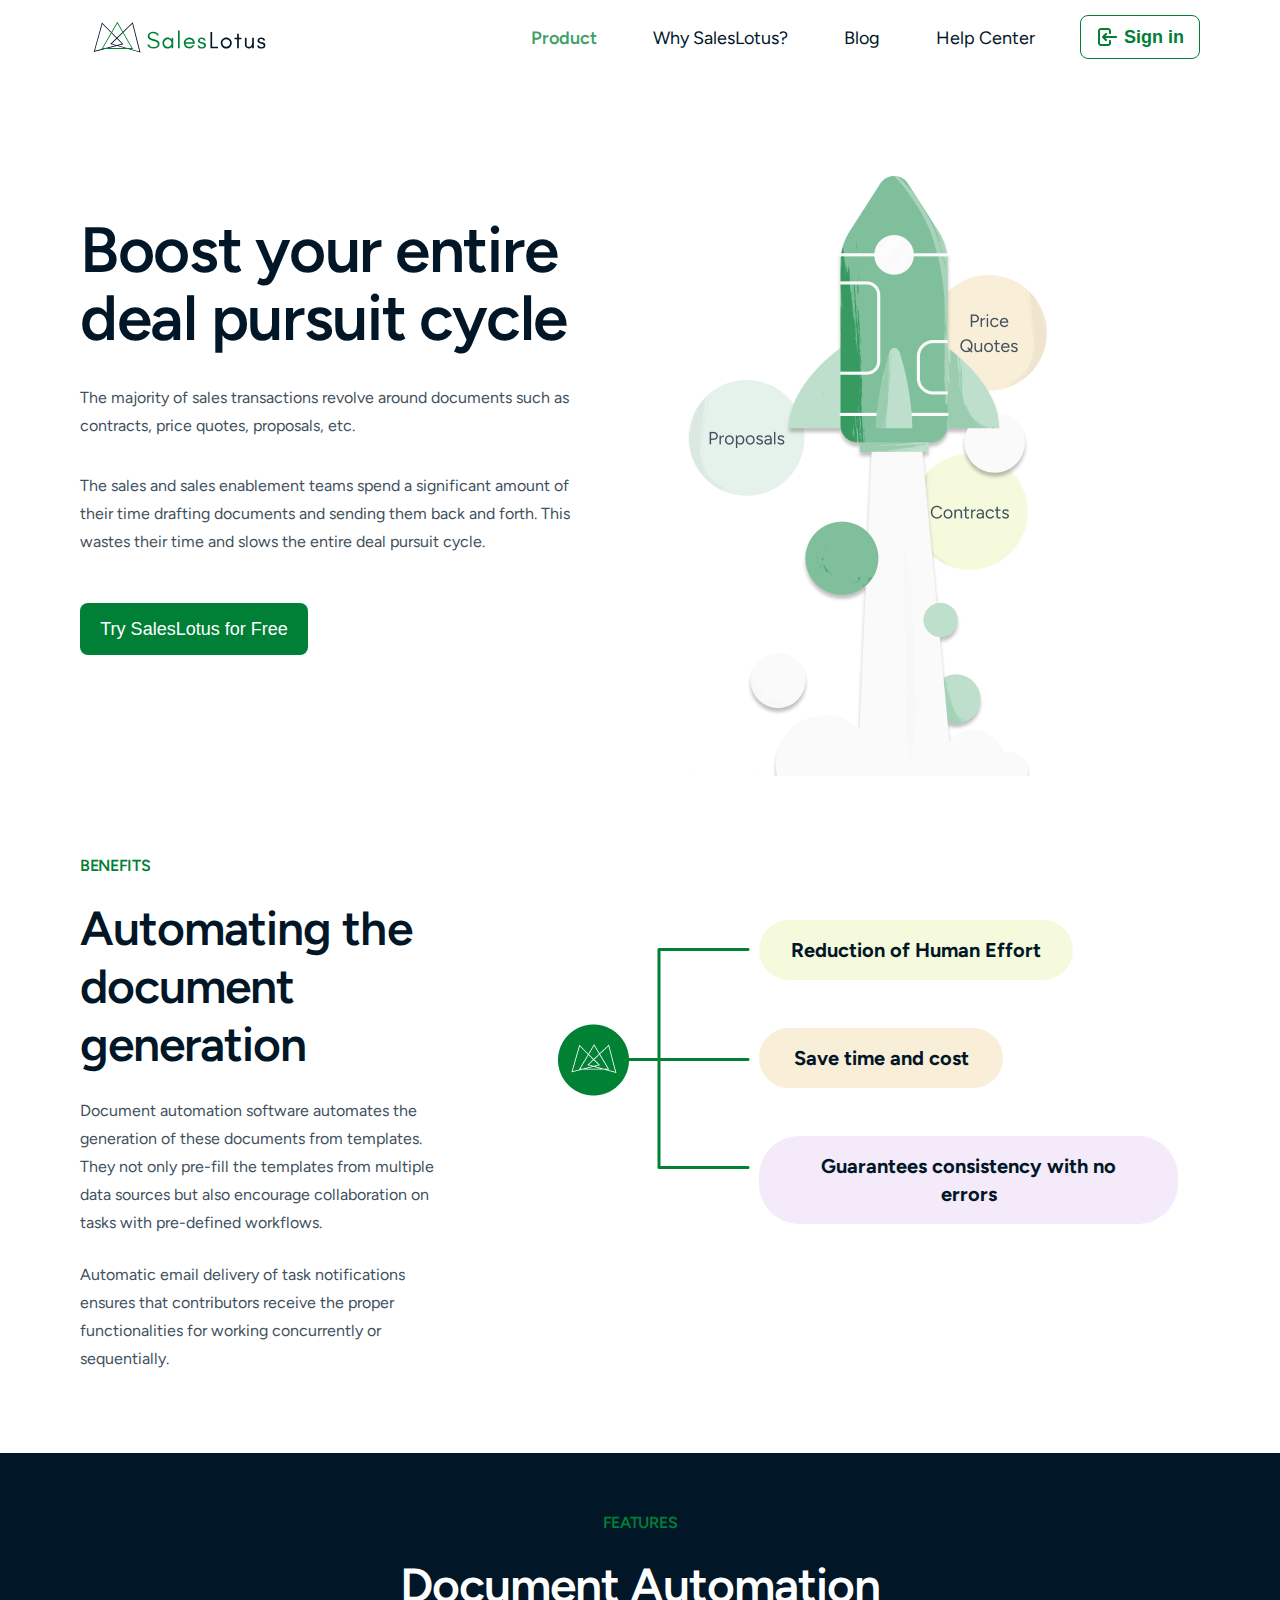
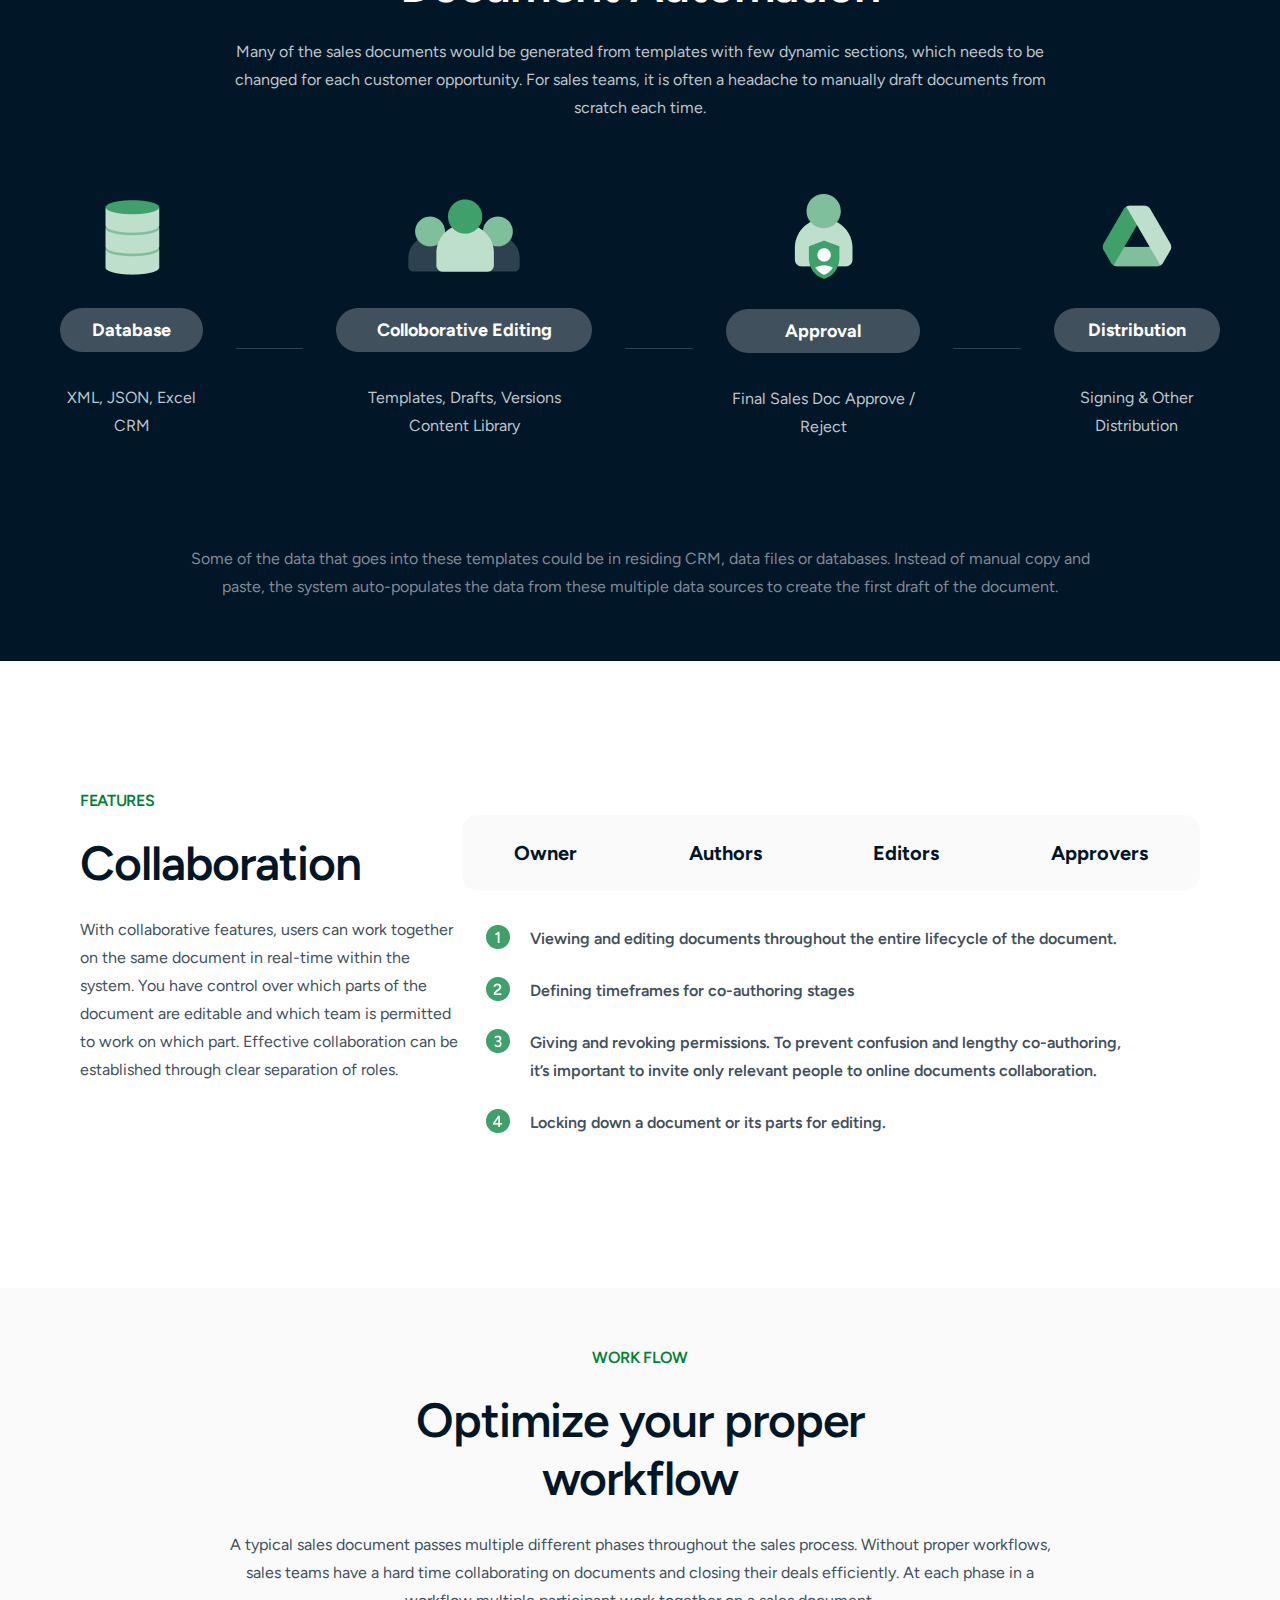
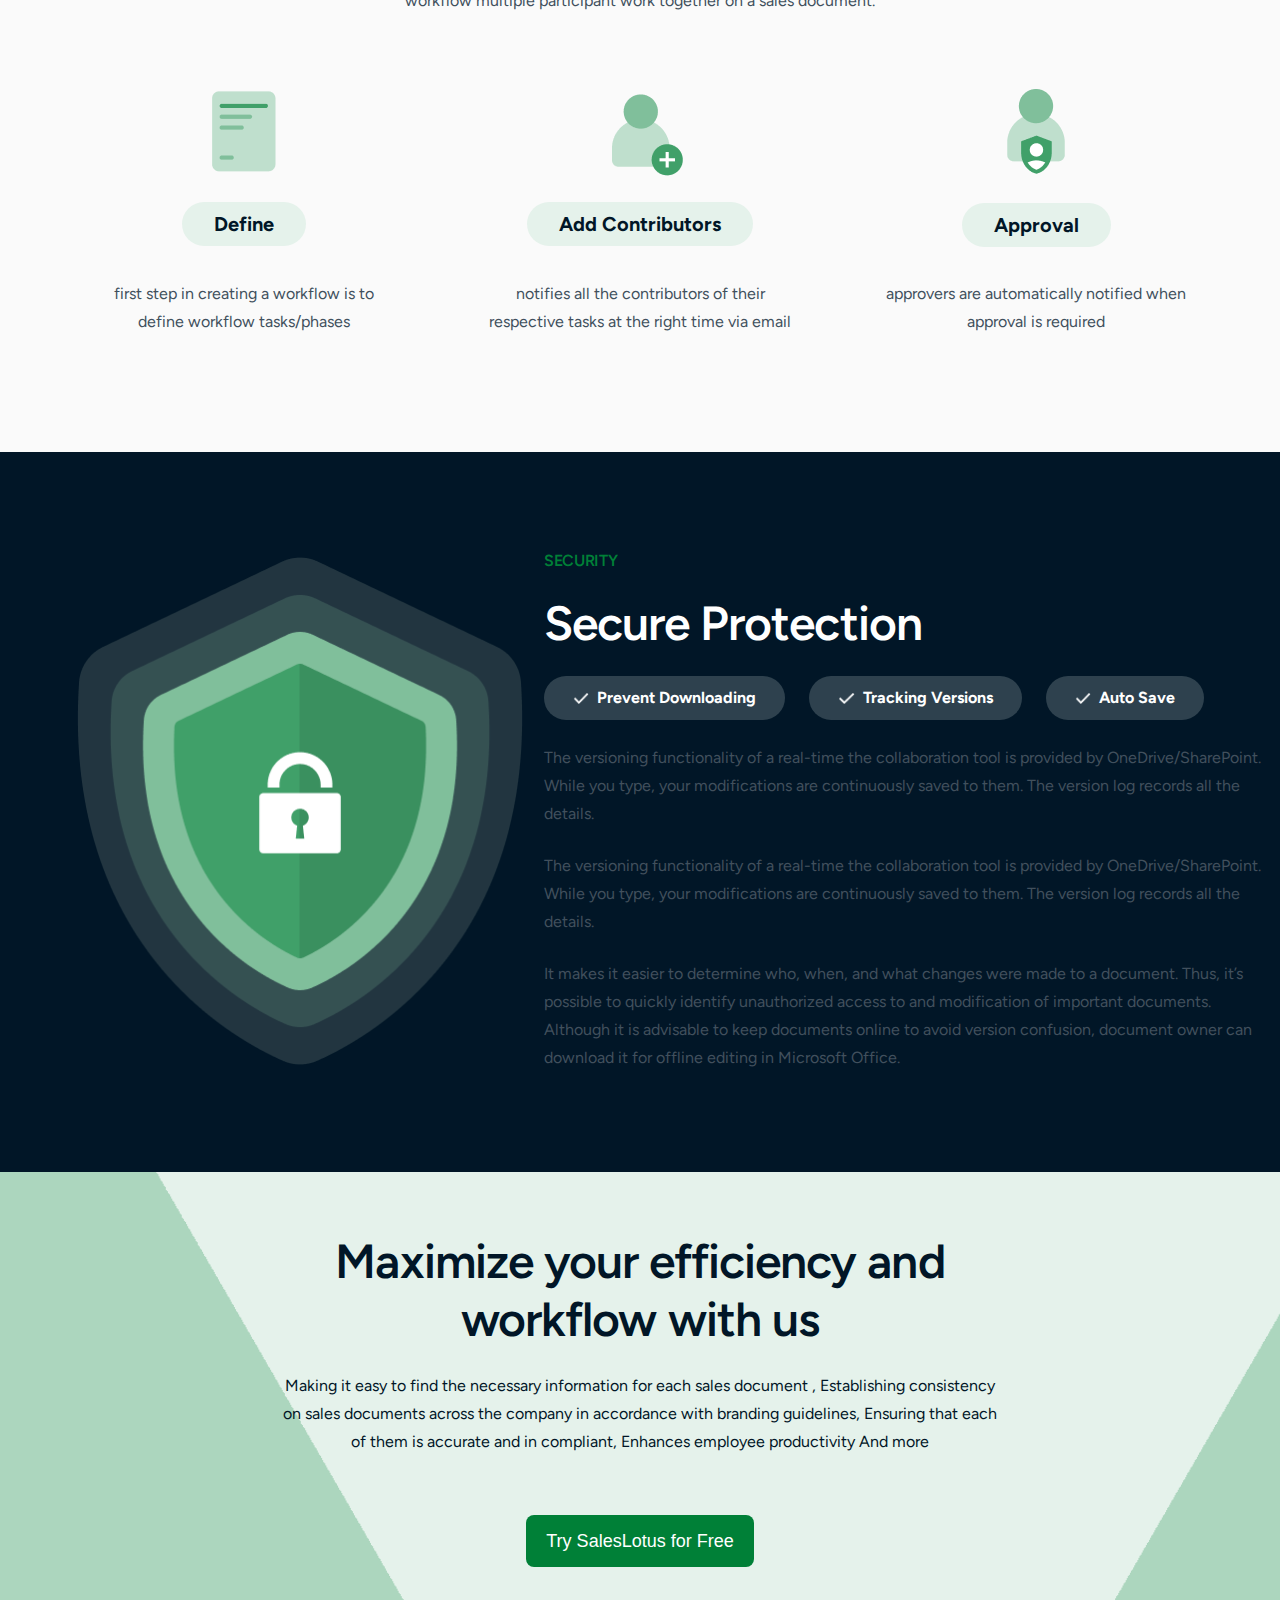
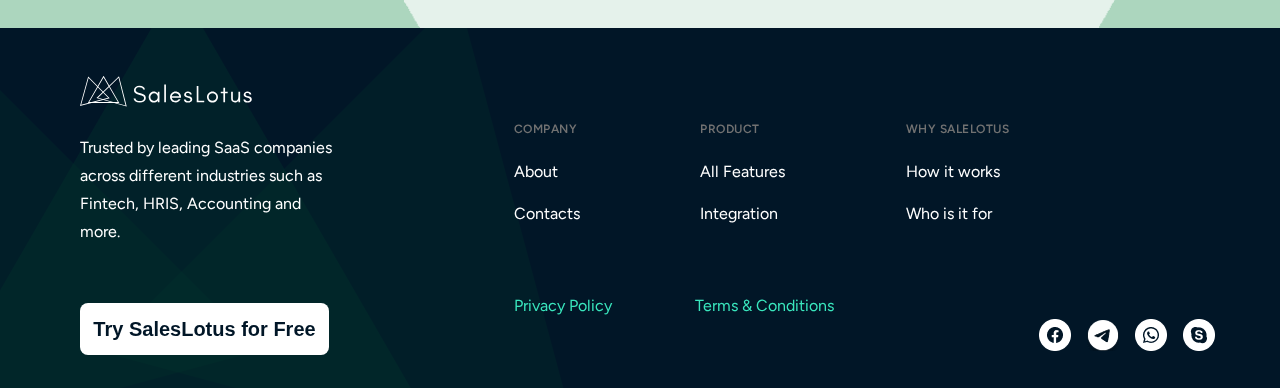
<file: index.html>
<!DOCTYPE html>
<html lang="en">

<head>
    <meta charset="UTF-8">
    <meta http-equiv="X-UA-Compatible" content="IE=edge">
    <meta name="viewport" content="width=device-width, initial-scale=1.0">
    <link rel="shortcut icon" href="img/Logo.png" type="image/x-icon">
    <link rel="stylesheet" href="https://cdn.jsdelivr.net/npm/swiper@9/swiper-bundle.min.css" />
    <link type="text/css" rel="stylesheet" href="css/materialize.min.css" media="screen,projection">
    <link rel="preconnect" href="https://fonts.googleapis.com">
    <link rel="preconnect" href="https://fonts.gstatic.com" crossorigin>
    <link href="https://fonts.googleapis.com/icon?family=Material+Icons" rel="stylesheet">
    <link href="https://fonts.googleapis.com/css2?family=Figtree:wght@400;600&display=swap" rel="stylesheet">
    <link rel="stylesheet" href="css/global.css">
    <link rel="stylesheet" href="css/style.css">
    <title>SalesLotus</title>
</head>

<body>

    <ul id="slide-out" class="sidenav">
        <li class="sidenac__flex">
            <img src="img/Logo-header-mobile.png" alt="Company" class="sidenav__flex-logo">
            <a href="#!" class="sidenav-close s3"><img src="img/sidenav-close.png" class="sidenav__flex-close"></a>
        </li>
        <li><a href="#" class="sidenav-close">Product</a></li>
        <li><a href="#" class="sidenav-close">Why SalesLotus?</a></li>
        <li><a href="#" class="sidenav-close">Blog</a></li>
        <li><a href="#" class="sidenav-close">Help Center</a></li>
        <li class="sidenac__flex-2">
            <button class="sidenav-close about__flex-item1-buttom s1">Try SalesLotus for Free</button>
            <button class="sidenav-close header__flex-nav-button s2">Sign in</button>
        </li>
    </ul>

    <header>
        <div class="container">
            <div class="header__flex">
                <div class="header__flex-logo">
                    <a href="#" class="logo"><img src="img/Logo-header-svg.svg" alt="Logo"
                            class="header__flex-logo-img-1"></a>
                    <a href="#" class="logo"><img src="img/Logo-header-mobile-svg.svg" alt="Company"
                            class="header__flex-logo-img-2"></a>
                </div>
                <div class="header__flex-nav">
                    <a href="#" class="header__flex-nav-a clicked">Product</a>
                    <a href="#" class="header__flex-nav-a">Why SalesLotus?</a>
                    <a href="#" class="header__flex-nav-a">Blog</a>
                    <a href="#" class="header__flex-nav-a">Help Center</a>
                    <button class="header__flex-nav-button"><img src="img/icons-b-f.png"
                            class="header__flex-nav-button-img">Sign in</button>
                    <img src="img/burger.png" class="header__flex-nav-burger sidenav-trigger"
                        data-target="slide-out"></img>
                </div>
            </div>
        </div>
    </header>

    <section class="boost">
        <div class="container">
            <div class="boost_flex">
                <div class="boost_flex-l">
                    <h1 class="boost_flex-l-h">Boost your entire
                        deal pursuit cycle </h1>
                    <p class="boost_flex-l-p">The majority of sales transactions revolve around documents such as
                        contracts, price quotes, proposals, etc.</p>
                    <p class="boost_flex-l-p">The sales and sales enablement teams spend a significant amount of their
                        time drafting documents and sending them back and forth. This wastes their time and slows the
                        entire deal pursuit cycle.</p>
                    <button class="about__flex-item1-buttom">Try SalesLotus for Free</button>
                </div>
                <div class="boost_flex-r">
                    <img src="img/Prod_hed.png" alt="product" class="boost_flex-r-img">
                </div>
            </div>
        </div>
    </section>

    <section class="benefits">
        <div class="container">
            <div class="benefits_flex">
                <div class="benefits_flex-l">
                    <h3 class="benefits_flex-l-h3">benefits</h3>
                    <h1 class="benefits_flex-l-h1">Automating the document generation</h1>
                    <p class="benefits_flex-l-p">Document automation software automates the generation of these
                        documents from templates. They not only pre-fill the templates from multiple data sources but
                        also encourage collaboration on tasks with pre-defined workflows.</p>
                    <p class="benefits_flex-l-p">Automatic email delivery of task notifications ensures that
                        contributors receive the proper functionalities for working concurrently or sequentially.</p>
                </div>
                <div class="benefits_flex-r">
                    <img src="img/Prod_benef-2.png" alt="BENEF" class="benefits_flex-r-img">
                </div>
                <div class="benefits_flex-r-text">
                    <h2 class="benefits_flex-r-text-h ben-y">Reduction of Human Effort</h2>
                    <h2 class="benefits_flex-r-text-h ben-o">Save time and cost</h2>
                    <h2 class="benefits_flex-r-text-h ben-p">Guarantees consistency with no errors</h2>
                </div>
            </div>
        </div>
    </section>

    <section class="features-prod">
        <div class="container">
            <h3 class="features-prod-h3">features</h3>
            <h1 class="features-prod-h1">Document Automation</h1>
            <p class="features-prod-p">Many of the sales documents would be generated from templates with few dynamic
                sections, which needs to be changed for each customer opportunity. For sales teams, it is often a
                headache to manually draft documents from scratch each time.</p>
            <div class="features_flex">
                <div class="features_flex-item">
                    <img src="img/Prod_feature-1.png" class="features_flex-item-img">
                    <h2 class="features_flex-item-h">Database</h2>
                    <p class="features_flex-item-p">XML, JSON, Excel CRM</p>
                </div>
                <div class="features_flex-line"></div>
                <div class="features_flex-item">
                    <img src="img/Prod_feature-2.png" class="features_flex-item-img">
                    <h2 class="features_flex-item-h">Colloborative Editing</h2>
                    <p class="features_flex-item-p">Templates, Drafts, Versions
                        Content Library</p>
                </div>
                <div class="features_flex-line"></div>
                <div class="features_flex-item">
                    <img src="img/Prod_feature-3.png" class="features_flex-item-img">
                    <h2 class="features_flex-item-h">Approval</h2>
                    <p class="features_flex-item-p">Final Sales Doc Approve / Reject</p>
                </div>
                <div class="features_flex-line"></div>
                <div class="features_flex-item">
                    <img src="img/Prod_feature-4.png" class="features_flex-item-img">
                    <h2 class="features_flex-item-h">Distribution</h2>
                    <p class="features_flex-item-p">Signing &
                        Other Distribution</p>
                </div>
            </div>
            <p class="features-p2">Some of the data that goes into these templates could be in residing CRM, data files
                or databases. Instead of manual copy and paste, the system auto-populates the data from these multiple
                data sources to create the first draft of the document.</p>
        </div>
    </section>

    <section class="collaboration">
        <div class="container">
            <div class="collaboration-flex">
                <div class="collaboration-flex-l">
                    <h3 class="benefits_flex-l-h3 col-f-l-h">features</h3>
                    <h1 class="benefits_flex-l-h1">Collaboration</h1>
                    <p class="benefits_flex-l-p">With collaborative features, users can work together on the same
                        document
                        in real-time within the system. You have control over which parts of the document are editable
                        and
                        which team is permitted to work on which part. Effective collaboration can be established
                        through
                        clear separation of roles.</p>
                </div>
                <div class="collaboration-flex-r">
                    <div class="collaboration-flex-l-nav">
                        <a href="#!" class="collaboration-flex-l-nav-a">Owner</a>
                        <a href="#!" class="collaboration-flex-l-nav-a">Authors</a>
                        <a href="#!" class="collaboration-flex-l-nav-a">Editors</a>
                        <a href="#!" class="collaboration-flex-l-nav-a">Approvers</a>
                    </div>
                    <div class="collaboration-flex-l-text">
                        <div class="collaboration-flex-l-text-item">
                            <img src="img/Why 01.png" alt="01" class="collaboration-flex-l-text-item-img">
                            <p class="collaboration-flex-l-text-item-p">Viewing and editing documents throughout the
                                entire lifecycle of the document.</p>
                        </div>
                        <div class="collaboration-flex-l-text-item">
                            <img src="img/Why 2.png" alt="01" class="collaboration-flex-l-text-item-img">
                            <p class="collaboration-flex-l-text-item-p">Defining timeframes for co-authoring stages</p>
                        </div>
                        <div class="collaboration-flex-l-text-item">
                            <img src="img/Why 3.png" alt="01" class="collaboration-flex-l-text-item-img">
                            <p class="collaboration-flex-l-text-item-p">Giving and revoking permissions. To prevent
                                confusion and lengthy co-authoring,
                                it’s important to invite only relevant people to online documents collaboration.</p>
                        </div>
                        <div class="collaboration-flex-l-text-item">
                            <img src="img/Why 4.png" alt="01" class="collaboration-flex-l-text-item-img">
                            <p class="collaboration-flex-l-text-item-p">Locking down a document or its parts for
                                editing.</p>
                        </div>
                    </div>
                </div>
            </div>
        </div>
    </section>

    <section class="w-f">
        <div class="container">
            <h3 class="features-prod-h3">work flow</h3>
            <h1 class="features-prod-h1 w-f-h">Optimize your proper workflow</h1>
            <p class="features-prod-p w-f-p">A typical sales document passes multiple different phases throughout the
                sales process. Without proper workflows, sales teams have a hard time collaborating on documents and
                closing their deals efficiently. At each phase in a workflow multiple participant work together on a
                sales document.</p>
            <div class="w-f_flex">
                <div class="w-f_flex-item">
                    <img src="img/w-f-1.png" alt="w-f-1" class="w-f_flex-item-img wfi2">
                    <h class="w-f_flex-item-h">Define </h>
                    <p class="w-f_flex-item-p">first step in creating a workflow is to define workflow tasks/phases</p>
                </div>
                <div class="w-f_flex-item">
                    <img src="img/w-f-2.png" alt="w-f-1" class="w-f_flex-item-img wfi1">
                    <h class="w-f_flex-item-h">Add Contributors</h>
                    <p class="w-f_flex-item-p">notifies all the contributors of their respective tasks at the right time via email</p>
                </div>
                <div class="w-f_flex-item">
                    <img src="img/w-f-3.png" alt="w-f-1" class="w-f_flex-item-img wfi2">
                    <h class="w-f_flex-item-h">Approval</h>
                    <p class="w-f_flex-item-p">approvers are automatically notified when approval is required</p>
                </div>
            </div>
        </div>
    </section>

    <section class="security">
        <div class="container">
            <div class="security_flex">
                <div class="security_flex-l">
                    <img src="img/prod-sec.png" alt="sec" class="security_flex-img">
                </div>
                <div class="security_flex-text">
                    <h3 class="benefits_flex-l-h3 sec-f-h">security</h3>
                    <h1 class="benefits_flex-l-h1  sec-h">Secure Protection</h1>
                    <div class="security_flex-text-flex">
                        <div class="security_flex-text-flex-item">
                            <img src="img/prod-sec-g.png" class="security_flex-text-flex-img">
                            <h3 class="security_flex-text-flex-h">Prevent Downloading</h3>
                        </div>
                        <div class="security_flex-text-flex-item">
                            <img src="img/prod-sec-g.png" class="security_flex-text-flex-img">
                            <h3 class="security_flex-text-flex-h">Tracking Versions</h3>
                        </div>
                        <div class="security_flex-text-flex-item">
                            <img src="img/prod-sec-g.png" class="security_flex-text-flex-img">
                            <h3 class="security_flex-text-flex-h">Auto Save</h3>
                        </div>
                    </div>
                    <p class="benefits_flex-l-p sec-p">The versioning functionality of a real-time the collaboration tool is provided by OneDrive/SharePoint. While you type, your modifications are continuously saved to them. The version log records all the details.</p>
                    <p class="benefits_flex-l-p sec-p">The versioning functionality of a real-time the collaboration tool is provided by OneDrive/SharePoint. While you type, your modifications are continuously saved to them. The version log records all the details.</p>
                    <p class="benefits_flex-l-p sec-p">It makes it easier to determine who, when, and what changes were made to a document. Thus, it’s possible to quickly identify unauthorized access to and modification of important documents.
                        Although it is advisable to keep documents online to avoid version confusion, document owner can download it for offline editing in Microsoft Office.</p>
                </div>
            </div>
        </div>
    </section>

    <section class="max-efficincy prod-eff">
        <div class="container">
            <h2 class="max-efficincy-h2">Maximize your efficiency and workflow with us</h2>
            <h3 class="max-efficincy-h3 mfsp">Making it easy to find the necessary information for each sales document ,
                Establishing consistency on sales documents across the company in accordance with branding guidelines,
                Ensuring that each of them is accurate and in compliant, Enhances employee productivity And more</h3>
            <button class="about__flex-item1-buttom m-f prod_but">Try SalesLotus for Free</button>
        </div>
    </section>

    <footer>
        <div class="container">
            <div class="footer__grid">
                <div class="footer__grid-item-1">
                    <img src="img/logo-footer.svg" alt="logo" class="footer__grid-item-1-img">
                    <p class="footer__grid-item-1-p">Trusted by leading SaaS companies across different industries such
                        as Fintech, HRIS, Accounting and more.</p>
                    <button class="about__flex-item1-buttom fot">Try SalesLotus for Free</button>
                </div>
                <div class="footer__grid-item-2 blff">
                    <div class="footer__grid-item-3">
                        <div class="footer__grid-item-3-item-1">
                            <h3 class="footer__grid-item-3-item-h3">Company</h3>
                            <a href="#" class="footer__grid-item-3-item-a">About</a><br>
                            <a href="#" class="footer__grid-item-3-item-a">Contacts</a>
                        </div>
                        <div class="footer__grid-item-3-item-2">
                            <h3 class="footer__grid-item-3-item-h3">Product</h3>
                            <a href="#" class="footer__grid-item-3-item-a">All Features</a><br>
                            <a href="#" class="footer__grid-item-3-item-a">Integration</a>
                        </div>
                        <div class="footer__grid-item-3-item-3">
                            <h3 class="footer__grid-item-3-item-h3">why Salelotus</h3>
                            <a href="#" class="footer__grid-item-3-item-a">How it works</a><br>
                            <a href="#" class="footer__grid-item-3-item-a">Who is it for</a>
                        </div>
                        <div class="footer__grid-item-3-item-4">
                            <h3 class="footer__grid-item-3-item-h3">Others</h3>
                            <a href="#" class="footer__grid-item-3-item-a">Blog</a><br>
                            <a href="#" class="footer__grid-item-3-item-a">Help Center</a>
                        </div>
                    </div>
                    <div class="footer__grid-item-blog">
                        <a href="#!" class="footer__grid-item-blog-a">Privacy Policy</a>
                        <a href="#!" class="footer__grid-item-blog-a">Terms & Conditions</a>
                    </div>
                </div>
                <div class="footer__grid-item-3 pl">
                    <div class="footer__grid-item-3-item-1">
                        <h3 class="footer__grid-item-3-item-h3">Company</h3>
                        <a href="#" class="footer__grid-item-3-item-a">About</a><br>
                        <a href="#" class="footer__grid-item-3-item-a">Contacts</a>
                    </div>
                    <div class="footer__grid-item-3-item-2">
                        <h3 class="footer__grid-item-3-item-h3">Product</h3>
                        <a href="#" class="footer__grid-item-3-item-a">All Features</a><br>
                        <a href="#" class="footer__grid-item-3-item-a">Integration</a>
                    </div>
                    <div class="footer__grid-item-3-item-3">
                        <h3 class="footer__grid-item-3-item-h3">why Salelotus</h3>
                        <a href="#" class="footer__grid-item-3-item-a">How it works</a><br>
                        <a href="#" class="footer__grid-item-3-item-a">Who is it for</a>
                    </div>
                    <div class="footer__grid-item-3-item-4">
                        <h3 class="footer__grid-item-3-item-h3">Others</h3>
                        <a href="#" class="footer__grid-item-3-item-a">Blog</a><br>
                        <a href="#" class="footer__grid-item-3-item-a">Help Center</a>
                    </div>

                </div>
                <div class="footer__grid-item-4">
                    <a href="#" class="footer__grid-item-4-a"><img src="img/facebook.png"
                            class="footer__grid-item-4-a-img"></a>
                    <a href="#" class="footer__grid-item-4-a"><img src="img/telegram.png"
                            class="footer__grid-item-4-a-img"></a>
                    <a href="#" class="footer__grid-item-4-a"><img src="img/whatsapp.png"
                            class="footer__grid-item-4-a-img"></a>
                    <a href="#" class="footer__grid-item-4-a"><img src="img/skype.png"
                            class="footer__grid-item-4-a-img"></a>
                </div>
            </div>
        </div>
    </footer>

    <script src="https://cdn.jsdelivr.net/npm/swiper@9/swiper-bundle.min.js"></script>
    <script type="text/javascript" src="js/materialize.js"></script>
    <script type="text/javascript" src="js/main.js"></script>
</body>

</html>
</file>
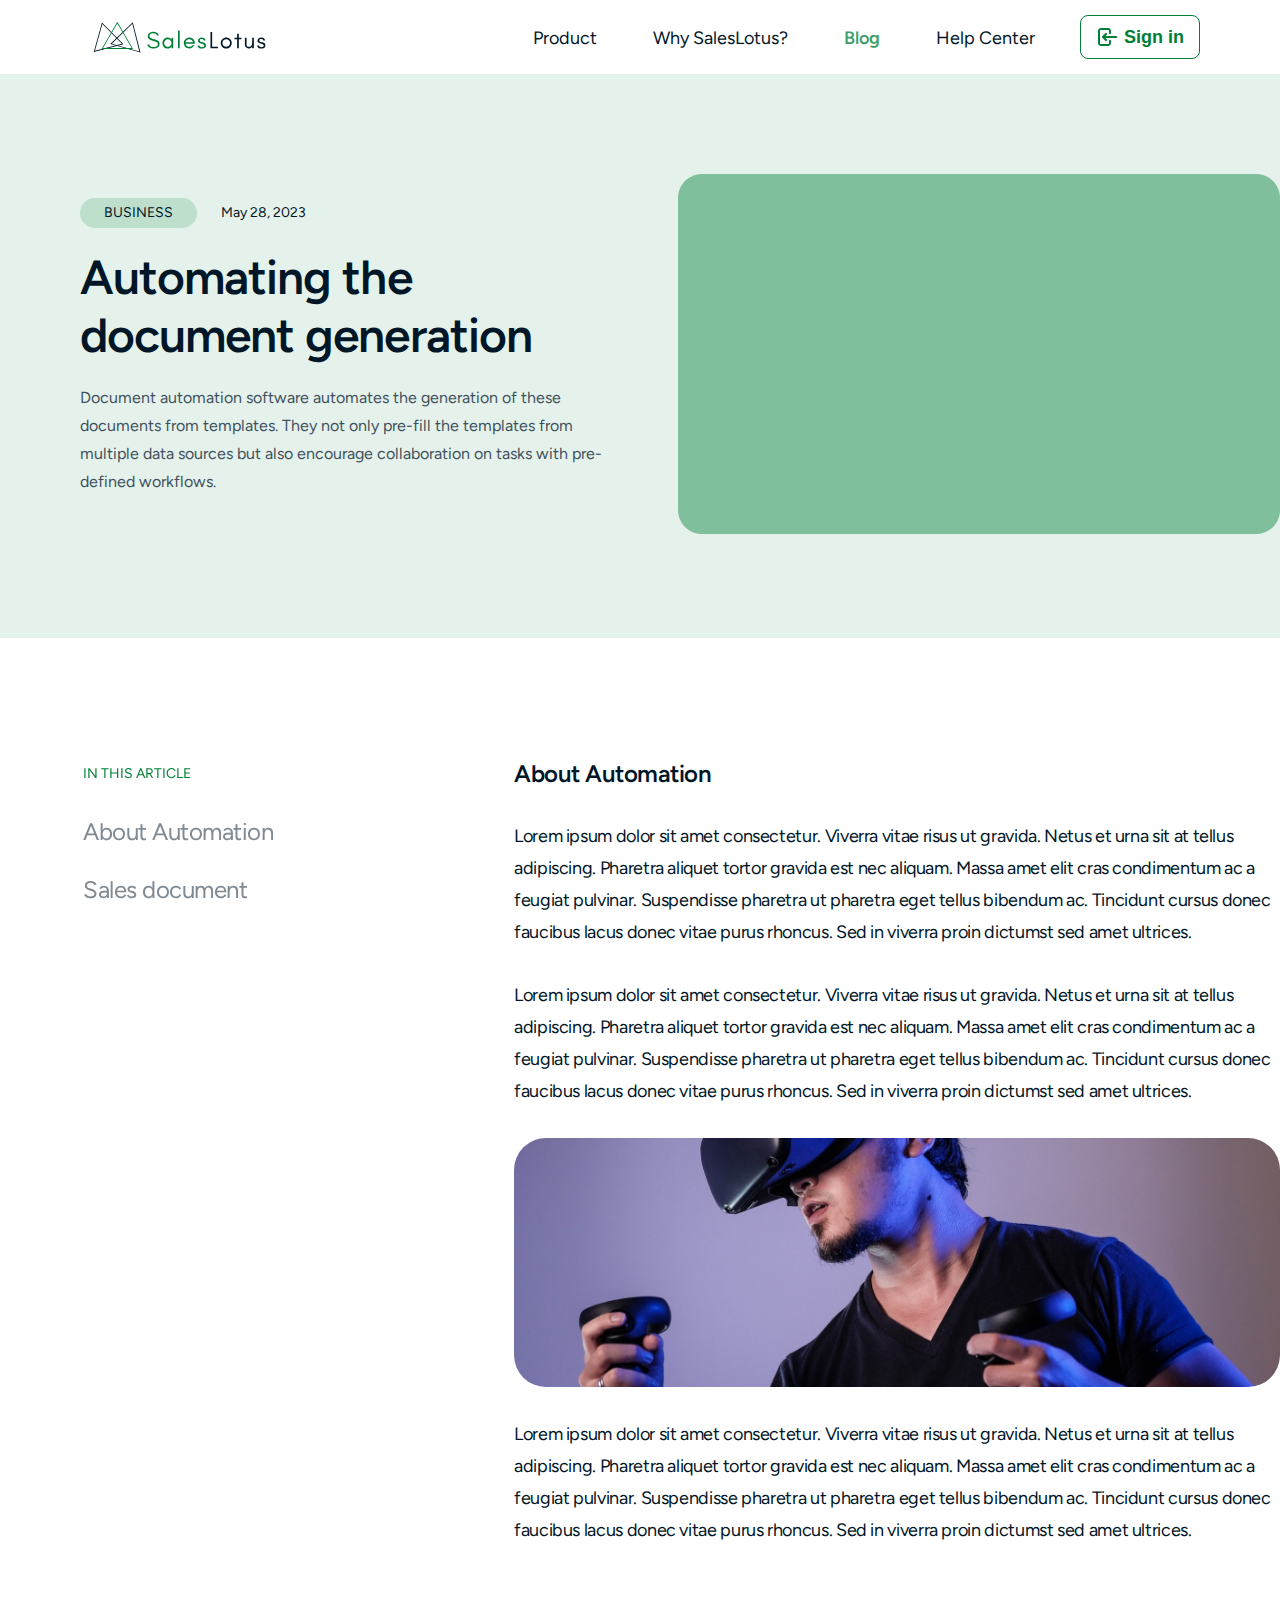
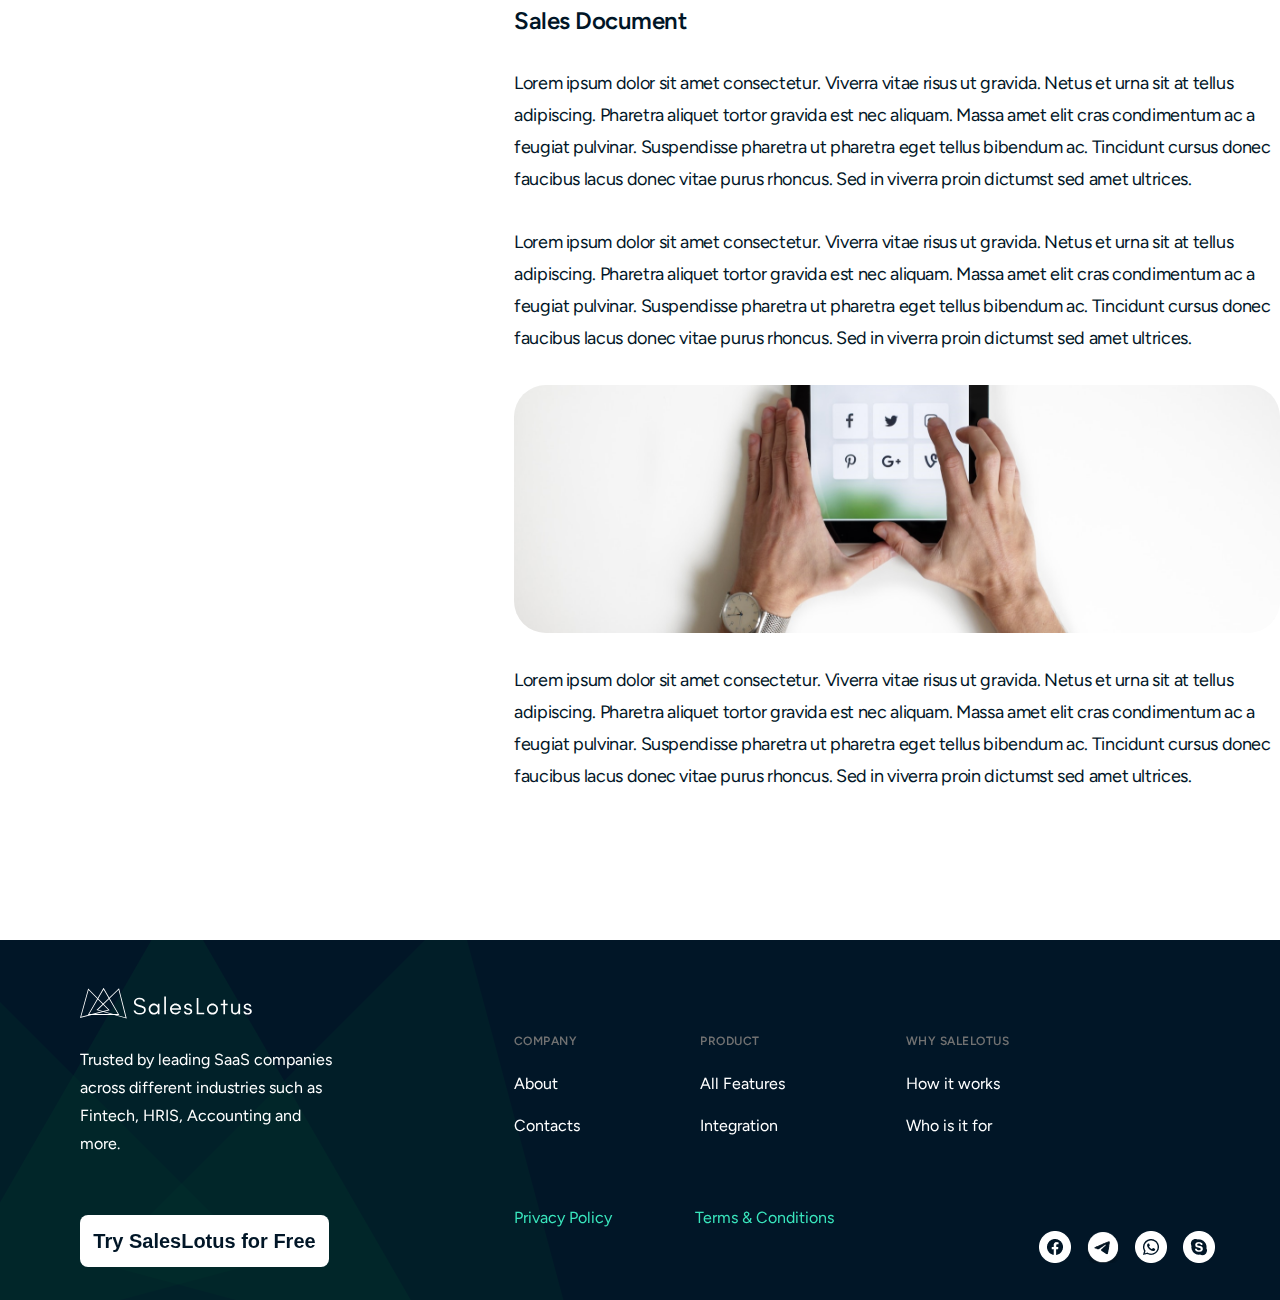
<file: blog-detali.html>
<!DOCTYPE html>
<html lang="en">

<head>
    <meta charset="UTF-8">
    <meta http-equiv="X-UA-Compatible" content="IE=edge">
    <meta name="viewport" content="width=device-width, initial-scale=1.0">
    <link rel="shortcut icon" href="img/Logo.png" type="image/x-icon">
    <link rel="stylesheet" href="https://cdn.jsdelivr.net/npm/swiper@9/swiper-bundle.min.css" />
    <link type="text/css" rel="stylesheet" href="css/materialize.min.css" media="screen,projection">
    <link rel="preconnect" href="https://fonts.googleapis.com">
    <link rel="preconnect" href="https://fonts.gstatic.com" crossorigin>
    <link href="https://fonts.googleapis.com/icon?family=Material+Icons" rel="stylesheet">
    <link href="https://fonts.googleapis.com/css2?family=Figtree:wght@400;600&display=swap" rel="stylesheet">
    <link rel="stylesheet" href="css/global.css">
    <link rel="stylesheet" href="css/style.css">
    <title>SalesLotus</title>
</head>

<body>

    <ul id="slide-out" class="sidenav">
        <li class="sidenac__flex">
            <img src="img/Logo-header-mobile.png" alt="Company" class="sidenav__flex-logo">
            <a href="#!" class="sidenav-close s3"><img src="img/sidenav-close.png" class="sidenav__flex-close"></a>
        </li>
        <li><a href="#" class="sidenav-close">Product</a></li>
        <li><a href="#" class="sidenav-close">Why SalesLotus?</a></li>
        <li><a href="#" class="sidenav-close">Blog</a></li>
        <li><a href="#" class="sidenav-close">Help Center</a></li>
        <li class="sidenac__flex-2">
            <button class="sidenav-close about__flex-item1-buttom s1">Try SalesLotus for Free</button>
            <button class="sidenav-close header__flex-nav-button s2">Sign in</button>
        </li>
    </ul>

    <header>
        <div class="container">
            <div class="header__flex">
                <div class="header__flex-logo">
                    <a href="#" class="logo"><img src="img/Logo-header-svg.svg" alt="Logo" class="header__flex-logo-img-1"></a>
                    <a href="#" class="logo"><img src="img/Logo-header-mobile-svg.svg" alt="Company" class="header__flex-logo-img-2"></a>
                </div>
                <div class="header__flex-nav">
                    <a href="#" class="header__flex-nav-a">Product</a>
                    <a href="#" class="header__flex-nav-a">Why SalesLotus?</a>
                    <a href="#" class="header__flex-nav-a clicked">Blog</a>
                    <a href="#" class="header__flex-nav-a">Help Center</a>
                    <button class="header__flex-nav-button"><img src="img/icons-b-f.png"
                            class="header__flex-nav-button-img">Sign in</button>
                    <img src="img/burger.png" class="header__flex-nav-burger sidenav-trigger"
                        data-target="slide-out"></img>
                </div>
            </div>
        </div>
    </header>

    <section class="blog-detali">
        <div class="container bl">
            <div class="blog_about d">
                <div class="blog_about-text">
                    <div class="blog_about-text-flex">
                        <h4 class="blog_about-text-flex-circle bc4">Business</h4>
                        <h4 class="blog_about-text-flex-data">May 28, 2023</h4>
                    </div>
                    <h2 class="blog_about-text-h2">Automating the document generation</h2>
                    <h3 class="blog_about-text-h3">Document automation software automates the generation of these documents from templates. They not only pre-fill the templates from multiple data sources but also encourage collaboration on tasks with pre-defined workflows.</h3>
                </div>
                <img src="img/Blog-d/blog_about-img.png" alt="blog-img" class="blog_about-img">
            </div>
        </div>
    </section>

    <section class="blog-detali-about">
        <div class="container bl">
            <div class="blog-detali-about-grid">
                <div class="blog-detali-about-grid-l">
                    <h3 class="blog-detali-about-grid-l-h3">In this article</h3>
                    <a href="#About-Automation" class="blog-detali-about-grid-l-a act">About Automation</a></br>
                    <a href="#Sales-Document" class="blog-detali-about-grid-l-a">Sales document</a>
                </div>
                <div class="blog-detali-about-grid-r">
                    <div class="blog-detali-about-grid-r-section" id="About-Automation">
                        <h3 class="blog-detali-about-grid-r-h3">About Automation</h3>
                        <span class="blog-detali-about-grid-r-span">Lorem ipsum dolor sit amet consectetur. Viverra vitae risus ut gravida. Netus et urna sit at tellus adipiscing. Pharetra aliquet tortor gravida est nec aliquam. Massa amet elit cras condimentum ac a feugiat pulvinar. Suspendisse pharetra ut pharetra eget tellus bibendum ac. Tincidunt cursus donec faucibus lacus donec vitae purus rhoncus. Sed in viverra proin dictumst sed amet ultrices.</span>
                        <span class="blog-detali-about-grid-r-span">Lorem ipsum dolor sit amet consectetur. Viverra vitae risus ut gravida. Netus et urna sit at tellus adipiscing. Pharetra aliquet tortor gravida est nec aliquam. Massa amet elit cras condimentum ac a feugiat pulvinar. Suspendisse pharetra ut pharetra eget tellus bibendum ac. Tincidunt cursus donec faucibus lacus donec vitae purus rhoncus. Sed in viverra proin dictumst sed amet ultrices.</span>
                        <img src="img/Blog-d/blog-detali-about-1.png" alt="blog-detali-1" class="blog-detali-about-grid-r-img">
                        <span class="blog-detali-about-grid-r-span">Lorem ipsum dolor sit amet consectetur. Viverra vitae risus ut gravida. Netus et urna sit at tellus adipiscing. Pharetra aliquet tortor gravida est nec aliquam. Massa amet elit cras condimentum ac a feugiat pulvinar. Suspendisse pharetra ut pharetra eget tellus bibendum ac. Tincidunt cursus donec faucibus lacus donec vitae purus rhoncus. Sed in viverra proin dictumst sed amet ultrices.</span>
                    </div>
                    <div class="blog-detali-about-grid-r-section" id="Sales-Document">
                        <h3 class="blog-detali-about-grid-r-h3">Sales Document</h3>
                        <span class="blog-detali-about-grid-r-span">Lorem ipsum dolor sit amet consectetur. Viverra vitae risus ut gravida. Netus et urna sit at tellus adipiscing. Pharetra aliquet tortor gravida est nec aliquam. Massa amet elit cras condimentum ac a feugiat pulvinar. Suspendisse pharetra ut pharetra eget tellus bibendum ac. Tincidunt cursus donec faucibus lacus donec vitae purus rhoncus. Sed in viverra proin dictumst sed amet ultrices.</span>
                        <span class="blog-detali-about-grid-r-span">Lorem ipsum dolor sit amet consectetur. Viverra vitae risus ut gravida. Netus et urna sit at tellus adipiscing. Pharetra aliquet tortor gravida est nec aliquam. Massa amet elit cras condimentum ac a feugiat pulvinar. Suspendisse pharetra ut pharetra eget tellus bibendum ac. Tincidunt cursus donec faucibus lacus donec vitae purus rhoncus. Sed in viverra proin dictumst sed amet ultrices.</span>
                        <img src="img/Blog-d/blog-detali-about-2.png" alt="blog-detali-1" class="blog-detali-about-grid-r-img">
                        <span class="blog-detali-about-grid-r-span">Lorem ipsum dolor sit amet consectetur. Viverra vitae risus ut gravida. Netus et urna sit at tellus adipiscing. Pharetra aliquet tortor gravida est nec aliquam. Massa amet elit cras condimentum ac a feugiat pulvinar. Suspendisse pharetra ut pharetra eget tellus bibendum ac. Tincidunt cursus donec faucibus lacus donec vitae purus rhoncus. Sed in viverra proin dictumst sed amet ultrices.</span>
                    </div>
                </div>
            </div>
        </div>
    </section>

    <footer>
        <div class="container">
            <div class="footer__grid">
                <div class="footer__grid-item-1">
                    <img src="img/logo-footer.svg" alt="logo" class="footer__grid-item-1-img">
                    <p class="footer__grid-item-1-p">Trusted by leading SaaS companies across different industries such
                        as Fintech, HRIS, Accounting and more.</p>
                    <button class="about__flex-item1-buttom fot">Try SalesLotus for Free</button>
                </div>
                <div class="footer__grid-item-2 blff">
                    <div class="footer__grid-item-3">
                        <div class="footer__grid-item-3-item-1">
                            <h3 class="footer__grid-item-3-item-h3">Company</h3>
                            <a href="#" class="footer__grid-item-3-item-a">About</a><br>
                            <a href="#" class="footer__grid-item-3-item-a">Contacts</a>
                        </div>
                        <div class="footer__grid-item-3-item-2">
                            <h3 class="footer__grid-item-3-item-h3">Product</h3>
                            <a href="#" class="footer__grid-item-3-item-a">All Features</a><br>
                            <a href="#" class="footer__grid-item-3-item-a">Integration</a>
                        </div>
                        <div class="footer__grid-item-3-item-3">
                            <h3 class="footer__grid-item-3-item-h3">why Salelotus</h3>
                            <a href="#" class="footer__grid-item-3-item-a">How it works</a><br>
                            <a href="#" class="footer__grid-item-3-item-a">Who is it for</a>
                        </div>
                        <div class="footer__grid-item-3-item-4">
                            <h3 class="footer__grid-item-3-item-h3">Others</h3>
                            <a href="#" class="footer__grid-item-3-item-a">Blog</a><br>
                            <a href="#" class="footer__grid-item-3-item-a">Help Center</a>
                        </div>
                    </div>
                    <div class="footer__grid-item-blog">
                        <a href="#!" class="footer__grid-item-blog-a">Privacy Policy</a>
                        <a href="#!" class="footer__grid-item-blog-a">Terms & Conditions</a>
                    </div>
                </div>
                <div class="footer__grid-item-3 pl">
                    <div class="footer__grid-item-3-item-1">
                        <h3 class="footer__grid-item-3-item-h3">Company</h3>
                        <a href="#" class="footer__grid-item-3-item-a">About</a><br>
                        <a href="#" class="footer__grid-item-3-item-a">Contacts</a>
                    </div>
                    <div class="footer__grid-item-3-item-2">
                        <h3 class="footer__grid-item-3-item-h3">Product</h3>
                        <a href="#" class="footer__grid-item-3-item-a">All Features</a><br>
                        <a href="#" class="footer__grid-item-3-item-a">Integration</a>
                    </div>
                    <div class="footer__grid-item-3-item-3">
                        <h3 class="footer__grid-item-3-item-h3">why Salelotus</h3>
                        <a href="#" class="footer__grid-item-3-item-a">How it works</a><br>
                        <a href="#" class="footer__grid-item-3-item-a">Who is it for</a>
                    </div>
                    <div class="footer__grid-item-3-item-4">
                        <h3 class="footer__grid-item-3-item-h3">Others</h3>
                        <a href="#" class="footer__grid-item-3-item-a">Blog</a><br>
                        <a href="#" class="footer__grid-item-3-item-a">Help Center</a>
                    </div>
                    
                </div>
                <div class="footer__grid-item-4">
                    <a href="#" class="footer__grid-item-4-a"><img src="img/facebook.png"
                            class="footer__grid-item-4-a-img"></a>
                    <a href="#" class="footer__grid-item-4-a"><img src="img/telegram.png"
                            class="footer__grid-item-4-a-img"></a>
                    <a href="#" class="footer__grid-item-4-a"><img src="img/whatsapp.png"
                            class="footer__grid-item-4-a-img"></a>
                    <a href="#" class="footer__grid-item-4-a"><img src="img/skype.png"
                            class="footer__grid-item-4-a-img"></a>
                </div>
            </div>
        </div>
    </footer>
    
    <script src="https://cdn.jsdelivr.net/npm/swiper@9/swiper-bundle.min.js"></script>
    <script type="text/javascript" src="js/materialize.js"></script>
    <script type="text/javascript" src="js/main.js"></script>
</body>

</html>
</file>
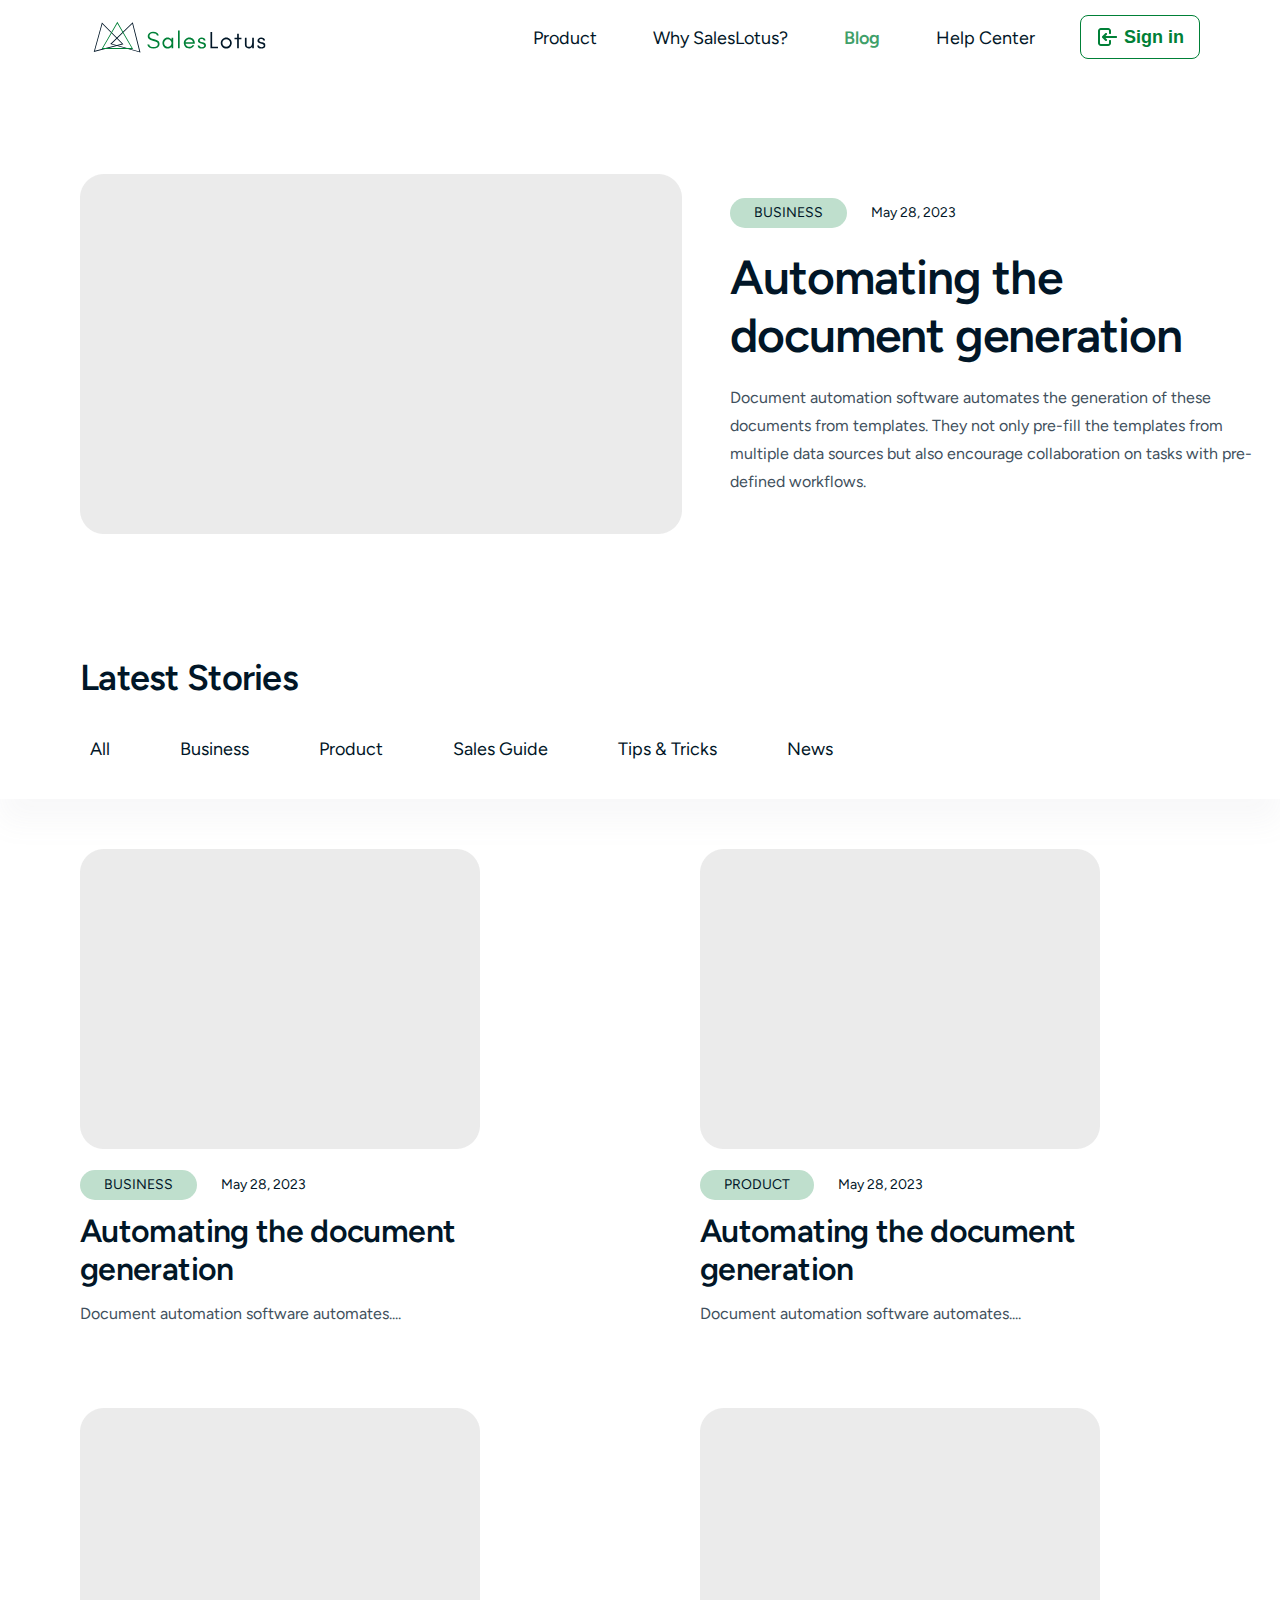
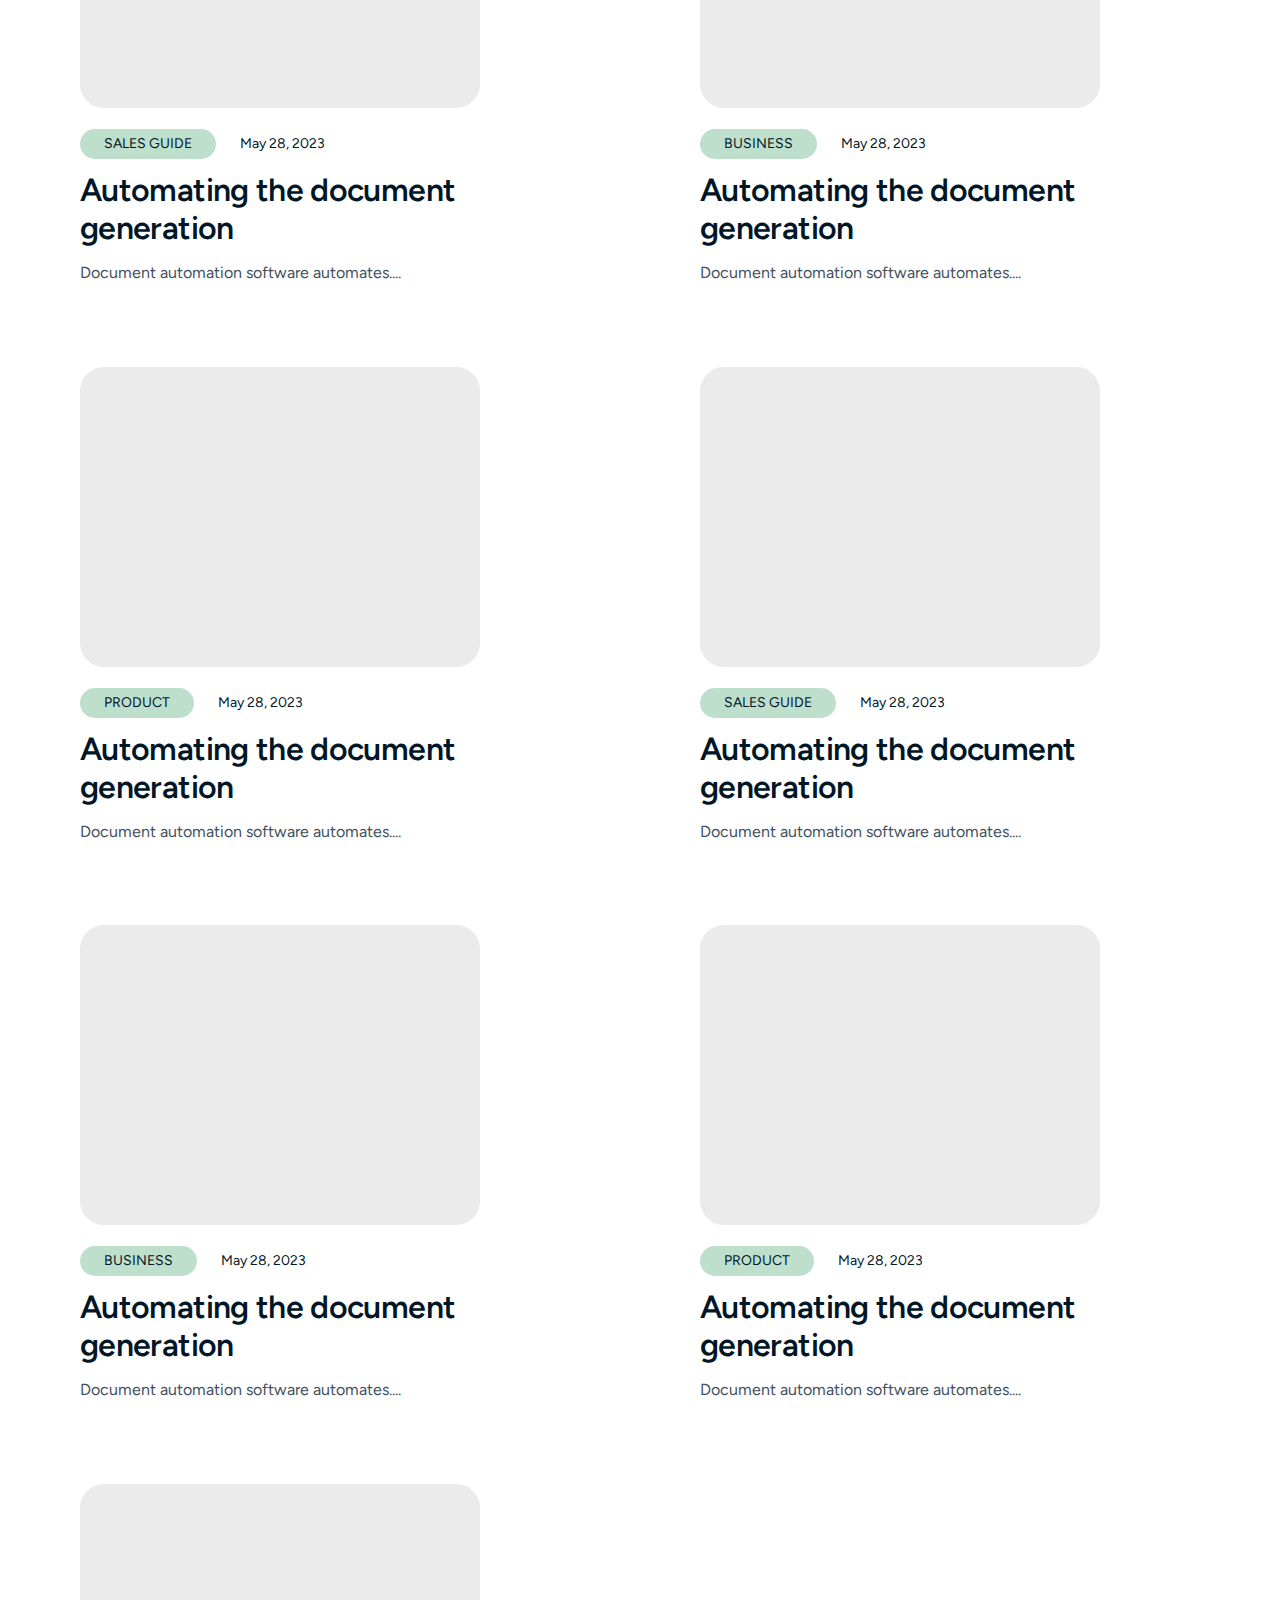
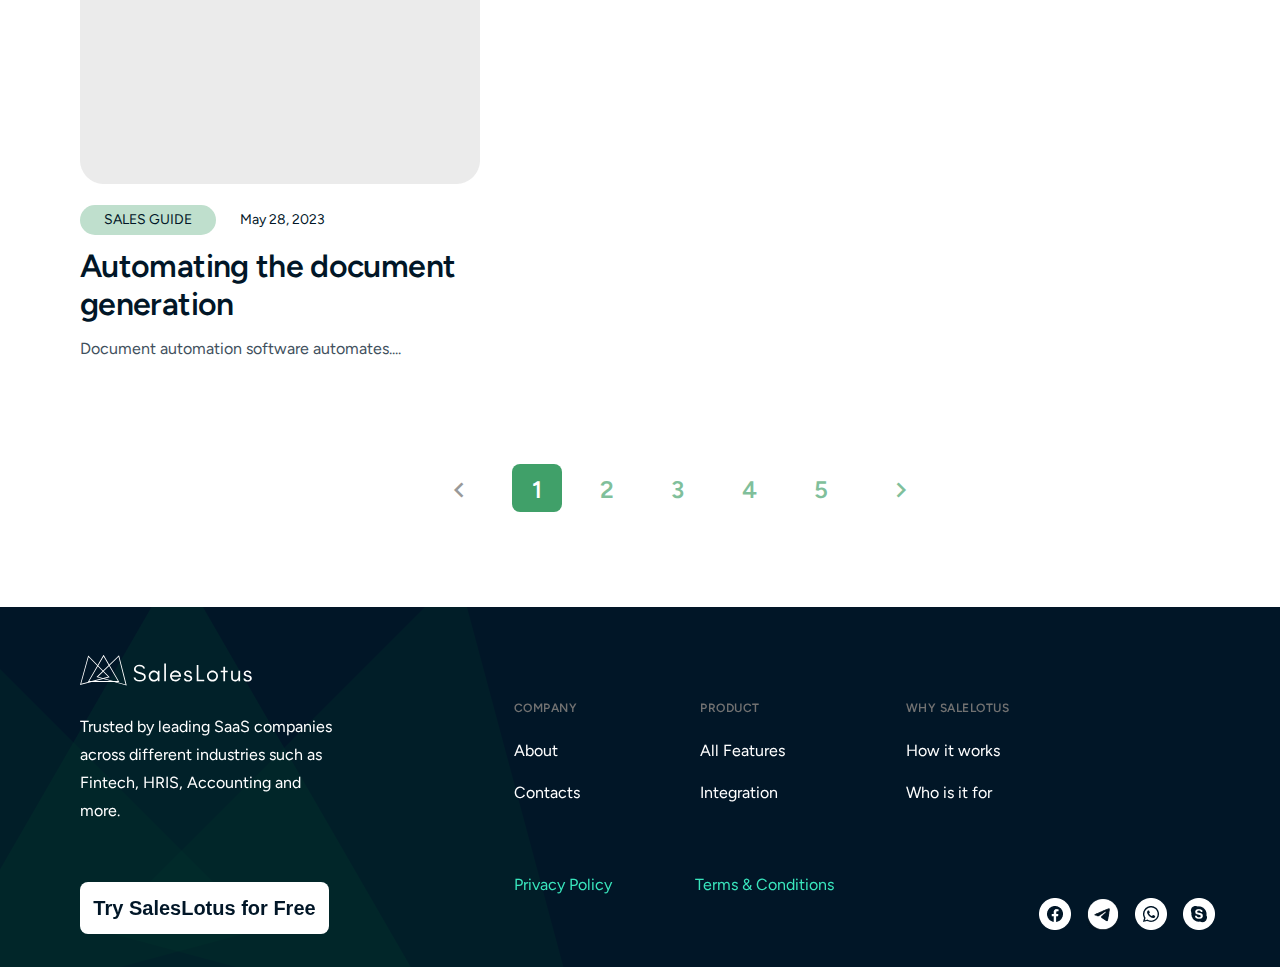
<file: blog.html>
<!DOCTYPE html>
<html lang="en">

<head>
    <meta charset="UTF-8">
    <meta http-equiv="X-UA-Compatible" content="IE=edge">
    <meta name="viewport" content="width=device-width, initial-scale=1.0">
    <link rel="shortcut icon" href="img/Logo.png" type="image/x-icon">
    <link rel="stylesheet" href="https://cdn.jsdelivr.net/npm/swiper@9/swiper-bundle.min.css" />
    <link type="text/css" rel="stylesheet" href="css/materialize.min.css" media="screen,projection">
    <link rel="preconnect" href="https://fonts.googleapis.com">
    <link rel="preconnect" href="https://fonts.gstatic.com" crossorigin>
    <link href="https://fonts.googleapis.com/icon?family=Material+Icons" rel="stylesheet">
    <link href="https://fonts.googleapis.com/css2?family=Figtree:wght@400;600&display=swap" rel="stylesheet">
    <link rel="stylesheet" href="css/global.css">
    <link rel="stylesheet" href="css/style.css">
    <title>SalesLotus</title>
</head>

<body>

    <ul id="slide-out" class="sidenav">
        <li class="sidenac__flex">
            <img src="img/Logo-header-mobile.png" alt="Company" class="sidenav__flex-logo">
            <a href="#!" class="sidenav-close s3"><img src="img/sidenav-close.png" class="sidenav__flex-close"></a>
        </li>
        <li><a href="#" class="sidenav-close">Product</a></li>
        <li><a href="#" class="sidenav-close">Why SalesLotus?</a></li>
        <li><a href="#" class="sidenav-close">Blog</a></li>
        <li><a href="#" class="sidenav-close">Help Center</a></li>
        <li class="sidenac__flex-2">
            <button class="sidenav-close about__flex-item1-buttom s1">Try SalesLotus for Free</button>
            <button class="sidenav-close header__flex-nav-button s2">Sign in</button>
        </li>
    </ul>

    <header>
        <div class="container">
            <div class="header__flex">
                <div class="header__flex-logo">
                    <a href="#" class="logo"><img src="img/Logo-header-svg.svg" alt="Logo" class="header__flex-logo-img-1"></a>
                    <a href="#" class="logo"><img src="img/Logo-header-mobile-svg.svg" alt="Company" class="header__flex-logo-img-2"></a>
                </div>
                <div class="header__flex-nav">
                    <a href="#" class="header__flex-nav-a">Product</a>
                    <a href="#" class="header__flex-nav-a">Why SalesLotus?</a>
                    <a href="#" class="header__flex-nav-a clicked">Blog</a>
                    <a href="#" class="header__flex-nav-a">Help Center</a>
                    <button class="header__flex-nav-button"><img src="img/icons-b-f.png"
                            class="header__flex-nav-button-img">Sign in</button>
                    <img src="img/burger.png" class="header__flex-nav-burger sidenav-trigger"
                        data-target="slide-out"></img>
                </div>
            </div>
        </div>
    </header>

    <section class="blog">
        <div class="container bl">
            <div class="blog_about">
                <img src="img/Blog/blog_about-img.png" alt="blog-img" class="blog_about-img">
                <div class="blog_about-text">
                    <div class="blog_about-text-flex">
                        <h4 class="blog_about-text-flex-circle">Business</h4>
                        <h4 class="blog_about-text-flex-data">May 28, 2023</h4>
                    </div>
                    <h2 class="blog_about-text-h2">Automating the document generation</h2>
                    <h3 class="blog_about-text-h3">Document automation software automates the generation of these documents from templates. They not only pre-fill the templates from multiple data sources but also encourage collaboration on tasks with pre-defined workflows.</h3>
                </div>
            </div>
        </div>
    </section>

    <section class="blog_list">
            <div class="container bll">
                <div class="blog_list-sticky">
                    <h3 class="blog_list-latest">Latest Stories</h3>
                    <div class="blog_list-nav">
                        <div class="header__flex-nav blnav">
                            <a href="#!" class="header__flex-nav-a bla">All</a>
                            <a href="#!" class="header__flex-nav-a bla">Business</a>
                            <a href="#!" class="header__flex-nav-a bla">Product</a>
                            <a href="#!" class="header__flex-nav-a bla">Sales Guide</a>
                            <a href="#!" class="header__flex-nav-a bla">Tips & Tricks</a>
                            <a href="#!" class="header__flex-nav-a bla">News</a>
                        </div>
                    </div>
                </div>
            </div>
    </section>
    
    <section class="blog_grid">
        <div class="container bl">
            <div class="blog_list-grid">
                <div class="blog_list-grid-card">
                    <a href="#" v-on:click="goToBlogDetali"><img src="img/Blog/card.png" alt="img-card" class="blog_list-grid-card-img"></a>
                    <div class="blog_about-text-flex">
                        <h4 class="blog_about-text-flex-circle">Business</h4>
                        <h4 class="blog_about-text-flex-data">May 28, 2023</h4>
                    </div>
                    <a href="#" class="blog_about-text-flex-h4" v-on:click="goToBlogDetali">Automating the document generation</a>
                    <h5 class="blog_about-text-flex-h5">Document automation software automates....</h5>
                </div>
                <div class="blog_list-grid-card">
                    <a href="#" v-on:click="goToBlogDetali"><img src="img/Blog/card.png" alt="img-card" class="blog_list-grid-card-img"></a>
                    <div class="blog_about-text-flex">
                        <h4 class="blog_about-text-flex-circle">Product</h4>
                        <h4 class="blog_about-text-flex-data">May 28, 2023</h4>
                    </div>
                    <a href="#!" v-on:click="goToBlogDetali" class="blog_about-text-flex-h4">Automating the document generation</a>
                    <h5 class="blog_about-text-flex-h5">Document automation software automates....</h5>
                </div>
                <div class="blog_list-grid-card">
                    <a href="#" v-on:click="goToBlogDetali"><img src="img/Blog/card.png" alt="img-card" class="blog_list-grid-card-img"></a>
                    <div class="blog_about-text-flex">
                        <h4 class="blog_about-text-flex-circle">Sales Guide</h4>
                        <h4 class="blog_about-text-flex-data">May 28, 2023</h4>
                    </div>
                    <a href="#" v-on:click="goToBlogDetali" class="blog_about-text-flex-h4">Automating the document generation</a>
                    <h5 class="blog_about-text-flex-h5">Document automation software automates....</h5>
                </div>
                <div class="blog_list-grid-card">
                    <a href="#" v-on:click="goToBlogDetali"><img src="img/Blog/card.png" alt="img-card" class="blog_list-grid-card-img"></a>
                    <div class="blog_about-text-flex">
                        <h4 class="blog_about-text-flex-circle">Business</h4>
                        <h4 class="blog_about-text-flex-data">May 28, 2023</h4>
                    </div>
                    <a href="#" v-on:click="goToBlogDetali" class="blog_about-text-flex-h4">Automating the document generation</a>
                    <h5 class="blog_about-text-flex-h5">Document automation software automates....</h5>
                </div>
                <div class="blog_list-grid-card">
                    <a href="#" v-on:click="goToBlogDetali"><img src="img/Blog/card.png" alt="img-card" class="blog_list-grid-card-img"></a>
                    <div class="blog_about-text-flex">
                        <h4 class="blog_about-text-flex-circle">Product</h4>
                        <h4 class="blog_about-text-flex-data">May 28, 2023</h4>
                    </div>
                    <a href="#" v-on:click="goToBlogDetali" class="blog_about-text-flex-h4">Automating the document generation</a>
                    <h5 class="blog_about-text-flex-h5">Document automation software automates....</h5>
                </div>
                <div class="blog_list-grid-card">
                    <a href="#" v-on:click="goToBlogDetali"><img src="img/Blog/card.png" alt="img-card" class="blog_list-grid-card-img"></a>
                    <div class="blog_about-text-flex">
                        <h4 class="blog_about-text-flex-circle">Sales Guide</h4>
                        <h4 class="blog_about-text-flex-data">May 28, 2023</h4>
                    </div>
                    <a href="#" v-on:click="goToBlogDetali" class="blog_about-text-flex-h4">Automating the document generation</a>
                    <h5 class="blog_about-text-flex-h5">Document automation software automates....</h5>
                </div>
                <div class="blog_list-grid-card">
                    <a href="#" v-on:click="goToBlogDetali"><img src="img/Blog/card.png" alt="img-card" class="blog_list-grid-card-img"></a>
                    <div class="blog_about-text-flex">
                        <h4 class="blog_about-text-flex-circle">Business</h4>
                        <h4 class="blog_about-text-flex-data">May 28, 2023</h4>
                    </div>
                    <a href="#" v-on:click="goToBlogDetali" class="blog_about-text-flex-h4">Automating the document generation</a>
                    <h5 class="blog_about-text-flex-h5">Document automation software automates....</h5>
                </div>
                <div class="blog_list-grid-card">
                    <a href="#" v-on:click="goToBlogDetali"><img src="img/Blog/card.png" alt="img-card" class="blog_list-grid-card-img"></a>
                    <div class="blog_about-text-flex">
                        <h4 class="blog_about-text-flex-circle">Product</h4>
                        <h4 class="blog_about-text-flex-data">May 28, 2023</h4>
                    </div>
                    <a href="#" v-on:click="goToBlogDetali" class="blog_about-text-flex-h4">Automating the document generation</a>
                    <h5 class="blog_about-text-flex-h5">Document automation software automates....</h5>
                </div>
                <div class="blog_list-grid-card">
                    <a href="#" v-on:click="goToBlogDetali"><img src="img/Blog/card.png" alt="img-card" class="blog_list-grid-card-img"></a>
                    <div class="blog_about-text-flex">
                        <h4 class="blog_about-text-flex-circle">Sales Guide</h4>
                        <h4 class="blog_about-text-flex-data">May 28, 2023</h4>
                    </div>
                    <a href="#" v-on:click="goToBlogDetali" class="blog_about-text-flex-h4">Automating the document generation</a>
                    <h5 class="blog_about-text-flex-h5">Document automation software automates....</h5>
                </div>
            </div>
            <div class="blog_list-grid-pagination">
                <ul class="pagination">
                    <li class="disabled"><a class="paga" href="#!"><i class="material-icons">chevron_left</i></a></li>
                    <li class="active"><a class="paga" href="#!">1</a></li>
                    <li class="waves-effect"><a class="paga" href="#!">2</a></li>
                    <li class="waves-effect"><a class="paga" href="#!">3</a></li>
                    <li class="waves-effect"><a class="paga" href="#!">4</a></li>
                    <li class="waves-effect"><a class="paga" href="#!">5</a></li>
                    <li class="waves-effect"><a class="paga" href="#!"><i class="material-icons">chevron_right</i></a></li>
                </ul>
            </div>
        </div>
    </section>

    <footer>
        <div class="container">
            <div class="footer__grid">
                <div class="footer__grid-item-1">
                    <img src="img/logo-footer.svg" alt="logo" class="footer__grid-item-1-img">
                    <p class="footer__grid-item-1-p">Trusted by leading SaaS companies across different industries such
                        as Fintech, HRIS, Accounting and more.</p>
                    <button class="about__flex-item1-buttom fot">Try SalesLotus for Free</button>
                </div>
                <div class="footer__grid-item-2 blff">
                    <div class="footer__grid-item-3">
                        <div class="footer__grid-item-3-item-1">
                            <h3 class="footer__grid-item-3-item-h3">Company</h3>
                            <a href="#" class="footer__grid-item-3-item-a">About</a><br>
                            <a href="#" class="footer__grid-item-3-item-a">Contacts</a>
                        </div>
                        <div class="footer__grid-item-3-item-2">
                            <h3 class="footer__grid-item-3-item-h3">Product</h3>
                            <a href="#" class="footer__grid-item-3-item-a">All Features</a><br>
                            <a href="#" class="footer__grid-item-3-item-a">Integration</a>
                        </div>
                        <div class="footer__grid-item-3-item-3">
                            <h3 class="footer__grid-item-3-item-h3">why Salelotus</h3>
                            <a href="#" class="footer__grid-item-3-item-a">How it works</a><br>
                            <a href="#" class="footer__grid-item-3-item-a">Who is it for</a>
                        </div>
                        <div class="footer__grid-item-3-item-4">
                            <h3 class="footer__grid-item-3-item-h3">Others</h3>
                            <a href="#" class="footer__grid-item-3-item-a">Blog</a><br>
                            <a href="#" class="footer__grid-item-3-item-a">Help Center</a>
                        </div>
                    </div>
                    <div class="footer__grid-item-blog">
                        <a href="#!" class="footer__grid-item-blog-a">Privacy Policy</a>
                        <a href="#!" class="footer__grid-item-blog-a">Terms & Conditions</a>
                    </div>
                </div>
                <div class="footer__grid-item-3 pl">
                    <div class="footer__grid-item-3-item-1">
                        <h3 class="footer__grid-item-3-item-h3">Company</h3>
                        <a href="#" class="footer__grid-item-3-item-a">About</a><br>
                        <a href="#" class="footer__grid-item-3-item-a">Contacts</a>
                    </div>
                    <div class="footer__grid-item-3-item-2">
                        <h3 class="footer__grid-item-3-item-h3">Product</h3>
                        <a href="#" class="footer__grid-item-3-item-a">All Features</a><br>
                        <a href="#" class="footer__grid-item-3-item-a">Integration</a>
                    </div>
                    <div class="footer__grid-item-3-item-3">
                        <h3 class="footer__grid-item-3-item-h3">why Salelotus</h3>
                        <a href="#" class="footer__grid-item-3-item-a">How it works</a><br>
                        <a href="#" class="footer__grid-item-3-item-a">Who is it for</a>
                    </div>
                    <div class="footer__grid-item-3-item-4">
                        <h3 class="footer__grid-item-3-item-h3">Others</h3>
                        <a href="#" class="footer__grid-item-3-item-a">Blog</a><br>
                        <a href="#" class="footer__grid-item-3-item-a">Help Center</a>
                    </div>
                    
                </div>
                <div class="footer__grid-item-4">
                    <a href="#" class="footer__grid-item-4-a"><img src="img/facebook.png"
                            class="footer__grid-item-4-a-img"></a>
                    <a href="#" class="footer__grid-item-4-a"><img src="img/telegram.png"
                            class="footer__grid-item-4-a-img"></a>
                    <a href="#" class="footer__grid-item-4-a"><img src="img/whatsapp.png"
                            class="footer__grid-item-4-a-img"></a>
                    <a href="#" class="footer__grid-item-4-a"><img src="img/skype.png"
                            class="footer__grid-item-4-a-img"></a>
                </div>
            </div>
        </div>
    </footer>
    
    <script src="https://cdn.jsdelivr.net/npm/swiper@9/swiper-bundle.min.js"></script>
    <script type="text/javascript" src="js/materialize.js"></script>
    <script type="text/javascript" src="js/main.js"></script>
</body>

</html>
</file>
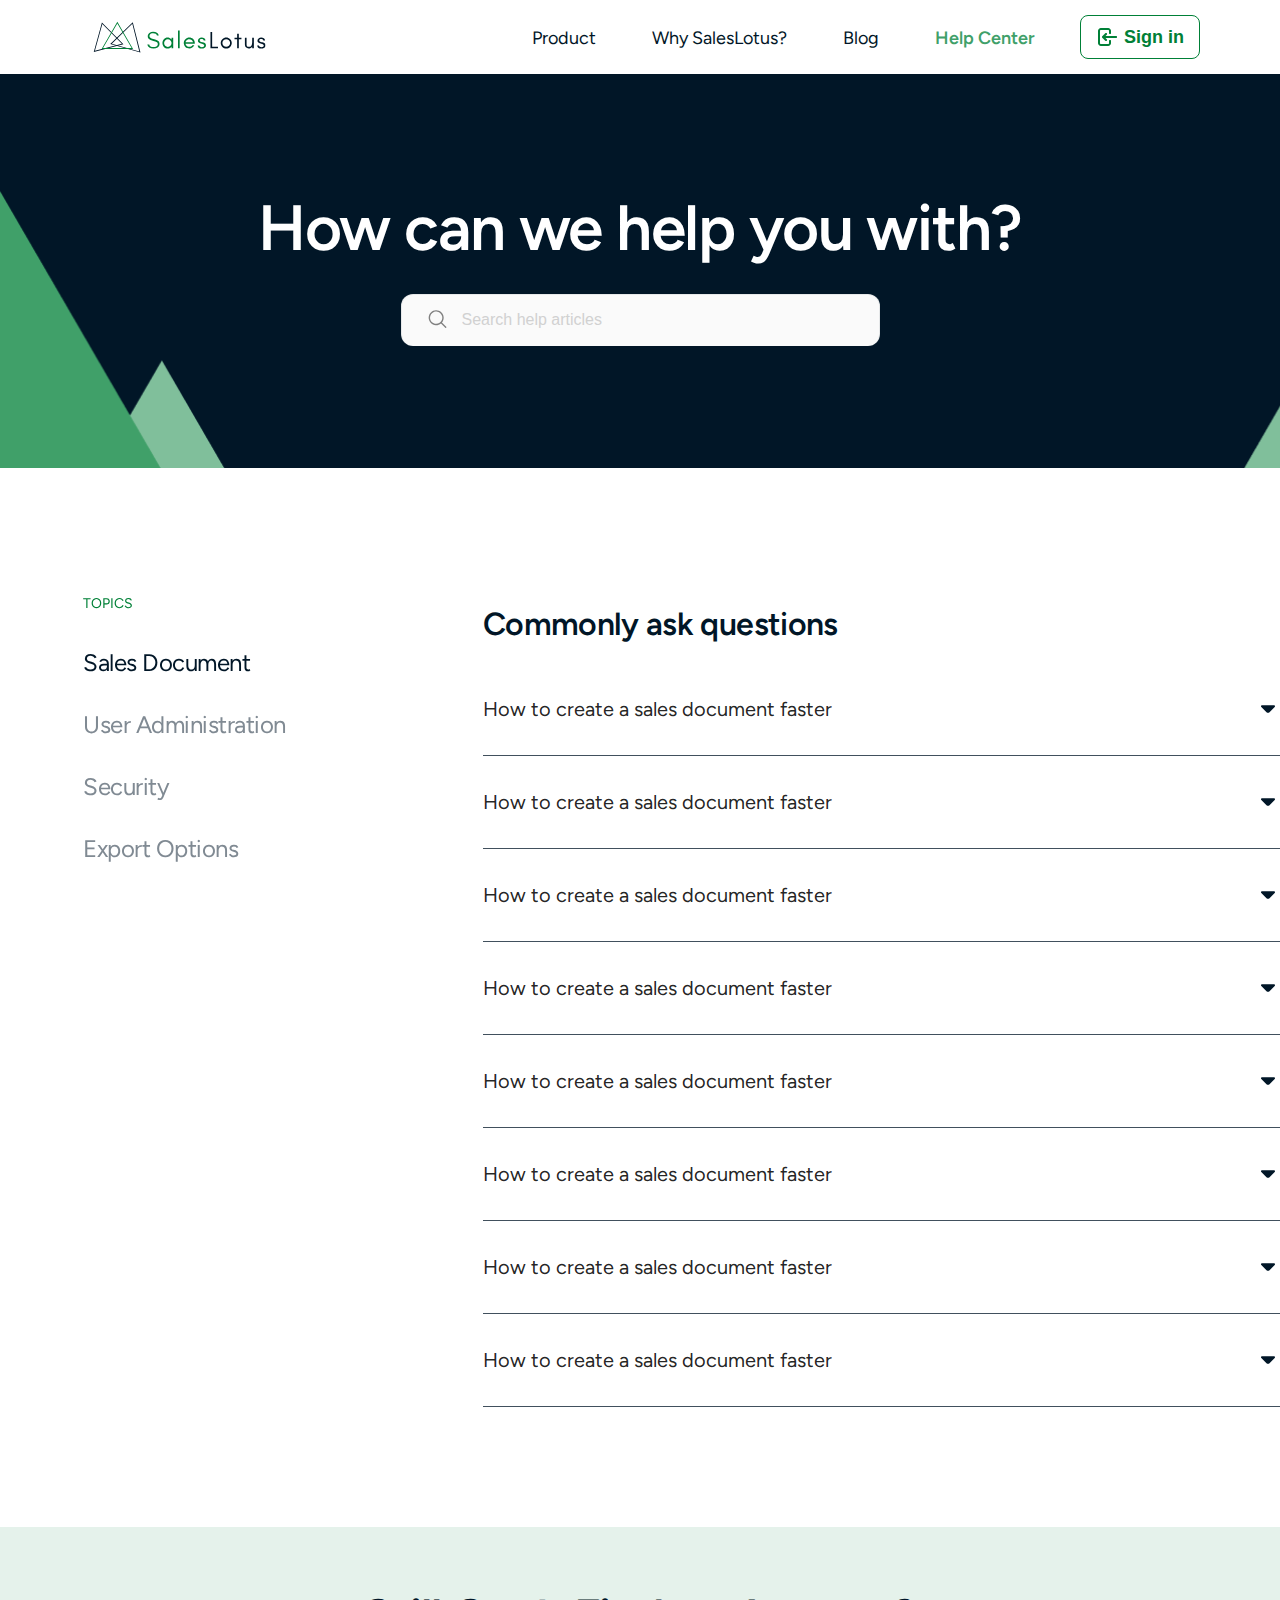
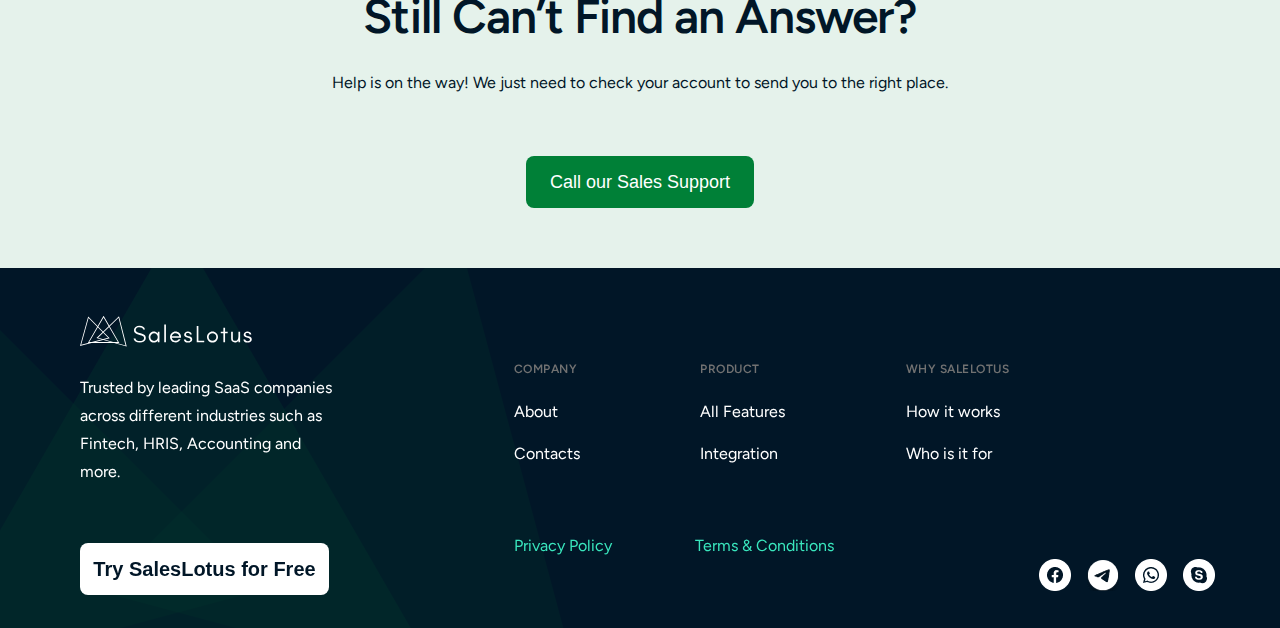
<file: Help-center.html>
<!DOCTYPE html>
<html lang="en">

<head>
    <meta charset="UTF-8">
    <meta http-equiv="X-UA-Compatible" content="IE=edge">
    <meta name="viewport" content="width=device-width, initial-scale=1.0">
    <link rel="shortcut icon" href="img/Logo.png" type="image/x-icon">
    <link rel="stylesheet" href="https://cdn.jsdelivr.net/npm/swiper@9/swiper-bundle.min.css" />
    <link type="text/css" rel="stylesheet" href="css/materialize.min.css" media="screen,projection">
    <link rel="preconnect" href="https://fonts.googleapis.com">
    <link rel="preconnect" href="https://fonts.gstatic.com" crossorigin>
    <link href="https://fonts.googleapis.com/icon?family=Material+Icons" rel="stylesheet">
    <link href="https://fonts.googleapis.com/css2?family=Figtree:wght@400;600&display=swap" rel="stylesheet">
    <link rel="stylesheet" href="css/global.css">
    <link rel="stylesheet" href="css/style.css">
    <title>SalesLotus</title>
</head>

<body>

    <ul id="slide-out" class="sidenav">
        <li class="sidenac__flex">
            <img src="img/Logo-header-mobile.png" alt="Company" class="sidenav__flex-logo">
            <a href="#!" class="sidenav-close s3"><img src="img/sidenav-close.png" class="sidenav__flex-close"></a>
        </li>
        <li><a href="#" class="sidenav-close">Product</a></li>
        <li><a href="#" class="sidenav-close">Why SalesLotus?</a></li>
        <li><a href="#" class="sidenav-close">Blog</a></li>
        <li><a href="#" class="sidenav-close">Help Center</a></li>
        <li class="sidenac__flex-2">
            <button class="sidenav-close about__flex-item1-buttom s1">Try SalesLotus for Free</button>
            <button class="sidenav-close header__flex-nav-button s2">Sign in</button>
        </li>
    </ul>

    <header>
        <div class="container">
            <div class="header__flex">
                <div class="header__flex-logo">
                    <a href="#" class="logo"><img src="img/Logo-header-svg.svg" alt="Logo"
                            class="header__flex-logo-img-1"></a>
                    <a href="#" class="logo"><img src="img/Logo-header-mobile-svg.svg" alt="Company"
                            class="header__flex-logo-img-2"></a>
                </div>
                <div class="header__flex-nav">
                    <a href="#" class="header__flex-nav-a">Product</a>
                    <a href="#" class="header__flex-nav-a">Why SalesLotus?</a>
                    <a href="#" class="header__flex-nav-a">Blog</a>
                    <a href="#" class="header__flex-nav-a clicked">Help Center</a>
                    <button class="header__flex-nav-button"><img src="img/icons-b-f.png"
                            class="header__flex-nav-button-img">Sign in</button>
                    <img src="img/burger.png" class="header__flex-nav-burger sidenav-trigger"
                        data-target="slide-out"></img>
                </div>
            </div>
        </div>
    </header>

    <section class="questions-h">
        <div class="container">
            <h1 class="questions_h">How can we help you with?</h1>
            <svg style='display: none;'>
                <symbol id='user' viewBox="0 0 22 22">
                    <g>
                        <path id="user" class="cls-1"
                            d="M 20.0308 18.4693 L 15.3368 13.7762 C 16.6973 12.1428 17.3757 10.0478 17.2309 7.92691 C 17.0861 5.80604 16.1293 3.82265 14.5593 2.38932 C 12.9894 0.955989 10.9274 0.183083 8.80213 0.231383 C 6.67687 0.279683 4.65205 1.14547 3.14888 2.64864 C 1.64571 4.15181 0.779927 6.17663 0.731627 8.30188 C 0.683327 10.4271 1.45623 12.4892 2.88956 14.0591 C 4.32289 15.629 6.30629 16.5859 8.42715 16.7307 C 10.548 16.8755 12.6431 16.1971 14.2765 14.8365 L 18.9696 19.5306 C 19.0393 19.6003 19.122 19.6556 19.213 19.6933 C 19.3041 19.731 19.4017 19.7504 19.5002 19.7504 C 19.5988 19.7504 19.6963 19.731 19.7874 19.6933 C 19.8784 19.6556 19.9612 19.6003 20.0308 19.5306 C 20.1005 19.4609 20.1558 19.3782 20.1935 19.2871 C 20.2312 19.1961 20.2506 19.0985 20.2506 19 C 20.2506 18.9014 20.2312 18.8038 20.1935 18.7128 C 20.1558 18.6218 20.1005 18.539 20.0308 18.4693 Z M 2.25021 8.49997 C 2.25021 7.16495 2.64609 5.8599 3.38779 4.74987 C 4.12949 3.63984 5.1837 2.77467 6.4171 2.26378 C 7.6505 1.75289 9.0077 1.61922 10.3171 1.87967 C 11.6264 2.14012 12.8292 2.78299 13.7732 3.727 C 14.7172 4.671 15.3601 5.87374 15.6205 7.18311 C 15.881 8.49248 15.7473 9.84968 15.2364 11.0831 C 14.7255 12.3165 13.8603 13.3707 12.7503 14.1124 C 11.6403 14.8541 10.3352 15.25 9.00021 15.25 C 7.21061 15.248 5.49488 14.5362 4.22944 13.2708 C 2.964 12.0053 2.2522 10.2896 2.25021 8.49997 Z" />
                    </g>
                </symbol>
            </svg>

            <div class="input__wrapper">
                <input type="text" class="input" placeholder="Search help articles">
                <svg class='input__icon'>
                    <use xlink:href='#user'></use>
                </svg>
            </div>
        </div>
    </section>

    <section class="commonly">
        <div class="container">
            <div class="commonly_flex">
                <div class="commonly_flex-l">
                    <h3 class="commonly_flex-l-h">TOPICS</h3>
                    <a href="" class="commonly_flex-l-a c-act">Sales Document</a></br>
                    <a href="" class="commonly_flex-l-a">User Administration</a></br>
                    <a href="" class="commonly_flex-l-a">Security</a></br>
                    <a href="" class="commonly_flex-l-a">Export Options</a></br>
                </div>
                <div class="commonly_flex-r">
                    <h2 class="commonly_flex-r-h">Commonly ask questions</h2>
                    <div class="faqs faqs-q">
                        <div class="faq1 faq1-q">
                            <div class="question quest-q">
                                <div class="what-is-salelotus">How to create a sales document faster</div>
                                <img class="iconsaxboldarrowdown2" alt="" src="img/iconsaxboldarrowdown2.svg" />
                            </div>
                            <div class="answer ans-q">
                                <div class="paragraph par-q">
                                    Lorem ipsum dolor sit amet consectetur. Viverra vitae risus ut gravida. Netus et
                                    urna sit at tellus adipiscing. Pharetra aliquet tortor gravida est nec aliquam.
                                </div>
                            </div>
                        </div>
                        <div class="faq1 faq1-q">
                            <div class="question quest-q">
                                <div class="what-is-salelotus">How to create a sales document faster</div>
                                <img class="iconsaxboldarrowdown2" alt="" src="img/iconsaxboldarrowdown2.svg" />
                            </div>
                            <div class="answer ans-q">
                                <div class="paragraph par-q">
                                    Lorem ipsum dolor sit amet consectetur. Viverra vitae risus ut gravida. Netus et
                                    urna sit at tellus adipiscing. Pharetra aliquet tortor gravida est nec aliquam.
                                </div>
                            </div>
                        </div>
                        <div class="faq1 faq1-q">
                            <div class="question quest-q">
                                <div class="what-is-salelotus">How to create a sales document faster</div>
                                <img class="iconsaxboldarrowdown2" alt="" src="img/iconsaxboldarrowdown2.svg" />
                            </div>
                            <div class="answer ans-q">
                                <div class="paragraph par-q">
                                    Lorem ipsum dolor sit amet consectetur. Viverra vitae risus ut gravida. Netus et
                                    urna sit at tellus adipiscing. Pharetra aliquet tortor gravida est nec aliquam.
                                </div>
                            </div>
                        </div>
                        <div class="faq1 faq1-q">
                            <div class="question quest-q">
                                <div class="what-is-salelotus">How to create a sales document faster</div>
                                <img class="iconsaxboldarrowdown2" alt="" src="img/iconsaxboldarrowdown2.svg" />
                            </div>
                            <div class="answer ans-q">
                                <div class="paragraph par-q">
                                    Lorem ipsum dolor sit amet consectetur. Viverra vitae risus ut gravida. Netus et
                                    urna sit at tellus adipiscing. Pharetra aliquet tortor gravida est nec aliquam.
                                </div>
                            </div>
                        </div>
                        <div class="faq1 faq1-q">
                            <div class="question quest-q">
                                <div class="what-is-salelotus">How to create a sales document faster</div>
                                <img class="iconsaxboldarrowdown2" alt="" src="img/iconsaxboldarrowdown2.svg" />
                            </div>
                            <div class="answer ans-q">
                                <div class="paragraph par-q">
                                    Lorem ipsum dolor sit amet consectetur. Viverra vitae risus ut gravida. Netus et
                                    urna sit at tellus adipiscing. Pharetra aliquet tortor gravida est nec aliquam.
                                </div>
                            </div>
                        </div>
                        <div class="faq1 faq1-q">
                            <div class="question quest-q">
                                <div class="what-is-salelotus">How to create a sales document faster</div>
                                <img class="iconsaxboldarrowdown2" alt="" src="img/iconsaxboldarrowdown2.svg" />
                            </div>
                            <div class="answer ans-q">
                                <div class="paragraph par-q">
                                    Lorem ipsum dolor sit amet consectetur. Viverra vitae risus ut gravida. Netus et
                                    urna sit at tellus adipiscing. Pharetra aliquet tortor gravida est nec aliquam.
                                </div>
                            </div>
                        </div>
                        <div class="faq1 faq1-q">
                            <div class="question quest-q">
                                <div class="what-is-salelotus">How to create a sales document faster</div>
                                <img class="iconsaxboldarrowdown2" alt="" src="img/iconsaxboldarrowdown2.svg" />
                            </div>
                            <div class="answer ans-q">
                                <div class="paragraph par-q">
                                    Lorem ipsum dolor sit amet consectetur. Viverra vitae risus ut gravida. Netus et
                                    urna sit at tellus adipiscing. Pharetra aliquet tortor gravida est nec aliquam.
                                </div>
                            </div>
                        </div>
                        <div class="faq1 faq1-q">
                            <div class="question quest-q">
                                <div class="what-is-salelotus">How to create a sales document faster</div>
                                <img class="iconsaxboldarrowdown2" alt="" src="img/iconsaxboldarrowdown2.svg" />
                            </div>
                            <div class="answer ans-q">
                                <div class="paragraph par-q">
                                    Lorem ipsum dolor sit amet consectetur. Viverra vitae risus ut gravida. Netus et
                                    urna sit at tellus adipiscing. Pharetra aliquet tortor gravida est nec aliquam.
                                </div>
                            </div>
                        </div>
                    </div>
                </div>
            </div>
        </div>
    </section>

    <section class="still">
        <div class="container s-c">
            <h1 class="still_h">Still Can’t Find an Answer?</h1>
            <p class="still_p">Help is on the way! We just need to check your account to send you to the right place.</p>
            <button class="about__flex-item1-buttom m-f still-b">Call our Sales Support</button>
        </div>
    </section>

    <footer>
        <div class="container">
            <div class="footer__grid">
                <div class="footer__grid-item-1">
                    <img src="img/logo-footer.svg" alt="logo" class="footer__grid-item-1-img">
                    <p class="footer__grid-item-1-p">Trusted by leading SaaS companies across different industries such
                        as Fintech, HRIS, Accounting and more.</p>
                    <button class="about__flex-item1-buttom fot">Try SalesLotus for Free</button>
                </div>
                <div class="footer__grid-item-2 blff">
                    <div class="footer__grid-item-3">
                        <div class="footer__grid-item-3-item-1">
                            <h3 class="footer__grid-item-3-item-h3">Company</h3>
                            <a href="#" class="footer__grid-item-3-item-a">About</a><br>
                            <a href="#" class="footer__grid-item-3-item-a">Contacts</a>
                        </div>
                        <div class="footer__grid-item-3-item-2">
                            <h3 class="footer__grid-item-3-item-h3">Product</h3>
                            <a href="#" class="footer__grid-item-3-item-a">All Features</a><br>
                            <a href="#" class="footer__grid-item-3-item-a">Integration</a>
                        </div>
                        <div class="footer__grid-item-3-item-3">
                            <h3 class="footer__grid-item-3-item-h3">why Salelotus</h3>
                            <a href="#" class="footer__grid-item-3-item-a">How it works</a><br>
                            <a href="#" class="footer__grid-item-3-item-a">Who is it for</a>
                        </div>
                        <div class="footer__grid-item-3-item-4">
                            <h3 class="footer__grid-item-3-item-h3">Others</h3>
                            <a href="#" class="footer__grid-item-3-item-a">Blog</a><br>
                            <a href="#" class="footer__grid-item-3-item-a">Help Center</a>
                        </div>
                    </div>
                    <div class="footer__grid-item-blog">
                        <a href="#!" class="footer__grid-item-blog-a">Privacy Policy</a>
                        <a href="#!" class="footer__grid-item-blog-a">Terms & Conditions</a>
                    </div>
                </div>
                <div class="footer__grid-item-3 pl">
                    <div class="footer__grid-item-3-item-1">
                        <h3 class="footer__grid-item-3-item-h3">Company</h3>
                        <a href="#" class="footer__grid-item-3-item-a">About</a><br>
                        <a href="#" class="footer__grid-item-3-item-a">Contacts</a>
                    </div>
                    <div class="footer__grid-item-3-item-2">
                        <h3 class="footer__grid-item-3-item-h3">Product</h3>
                        <a href="#" class="footer__grid-item-3-item-a">All Features</a><br>
                        <a href="#" class="footer__grid-item-3-item-a">Integration</a>
                    </div>
                    <div class="footer__grid-item-3-item-3">
                        <h3 class="footer__grid-item-3-item-h3">why Salelotus</h3>
                        <a href="#" class="footer__grid-item-3-item-a">How it works</a><br>
                        <a href="#" class="footer__grid-item-3-item-a">Who is it for</a>
                    </div>
                    <div class="footer__grid-item-3-item-4">
                        <h3 class="footer__grid-item-3-item-h3">Others</h3>
                        <a href="#" class="footer__grid-item-3-item-a">Blog</a><br>
                        <a href="#" class="footer__grid-item-3-item-a">Help Center</a>
                    </div>

                </div>
                <div class="footer__grid-item-4">
                    <a href="#" class="footer__grid-item-4-a"><img src="img/facebook.png"
                            class="footer__grid-item-4-a-img"></a>
                    <a href="#" class="footer__grid-item-4-a"><img src="img/telegram.png"
                            class="footer__grid-item-4-a-img"></a>
                    <a href="#" class="footer__grid-item-4-a"><img src="img/whatsapp.png"
                            class="footer__grid-item-4-a-img"></a>
                    <a href="#" class="footer__grid-item-4-a"><img src="img/skype.png"
                            class="footer__grid-item-4-a-img"></a>
                </div>
            </div>
        </div>
    </footer>

    <script src="https://cdn.jsdelivr.net/npm/swiper@9/swiper-bundle.min.js"></script>
    <script type="text/javascript" src="js/materialize.js"></script>
    <script type="text/javascript" src="js/main.js"></script>
</body>

</html>
</file>
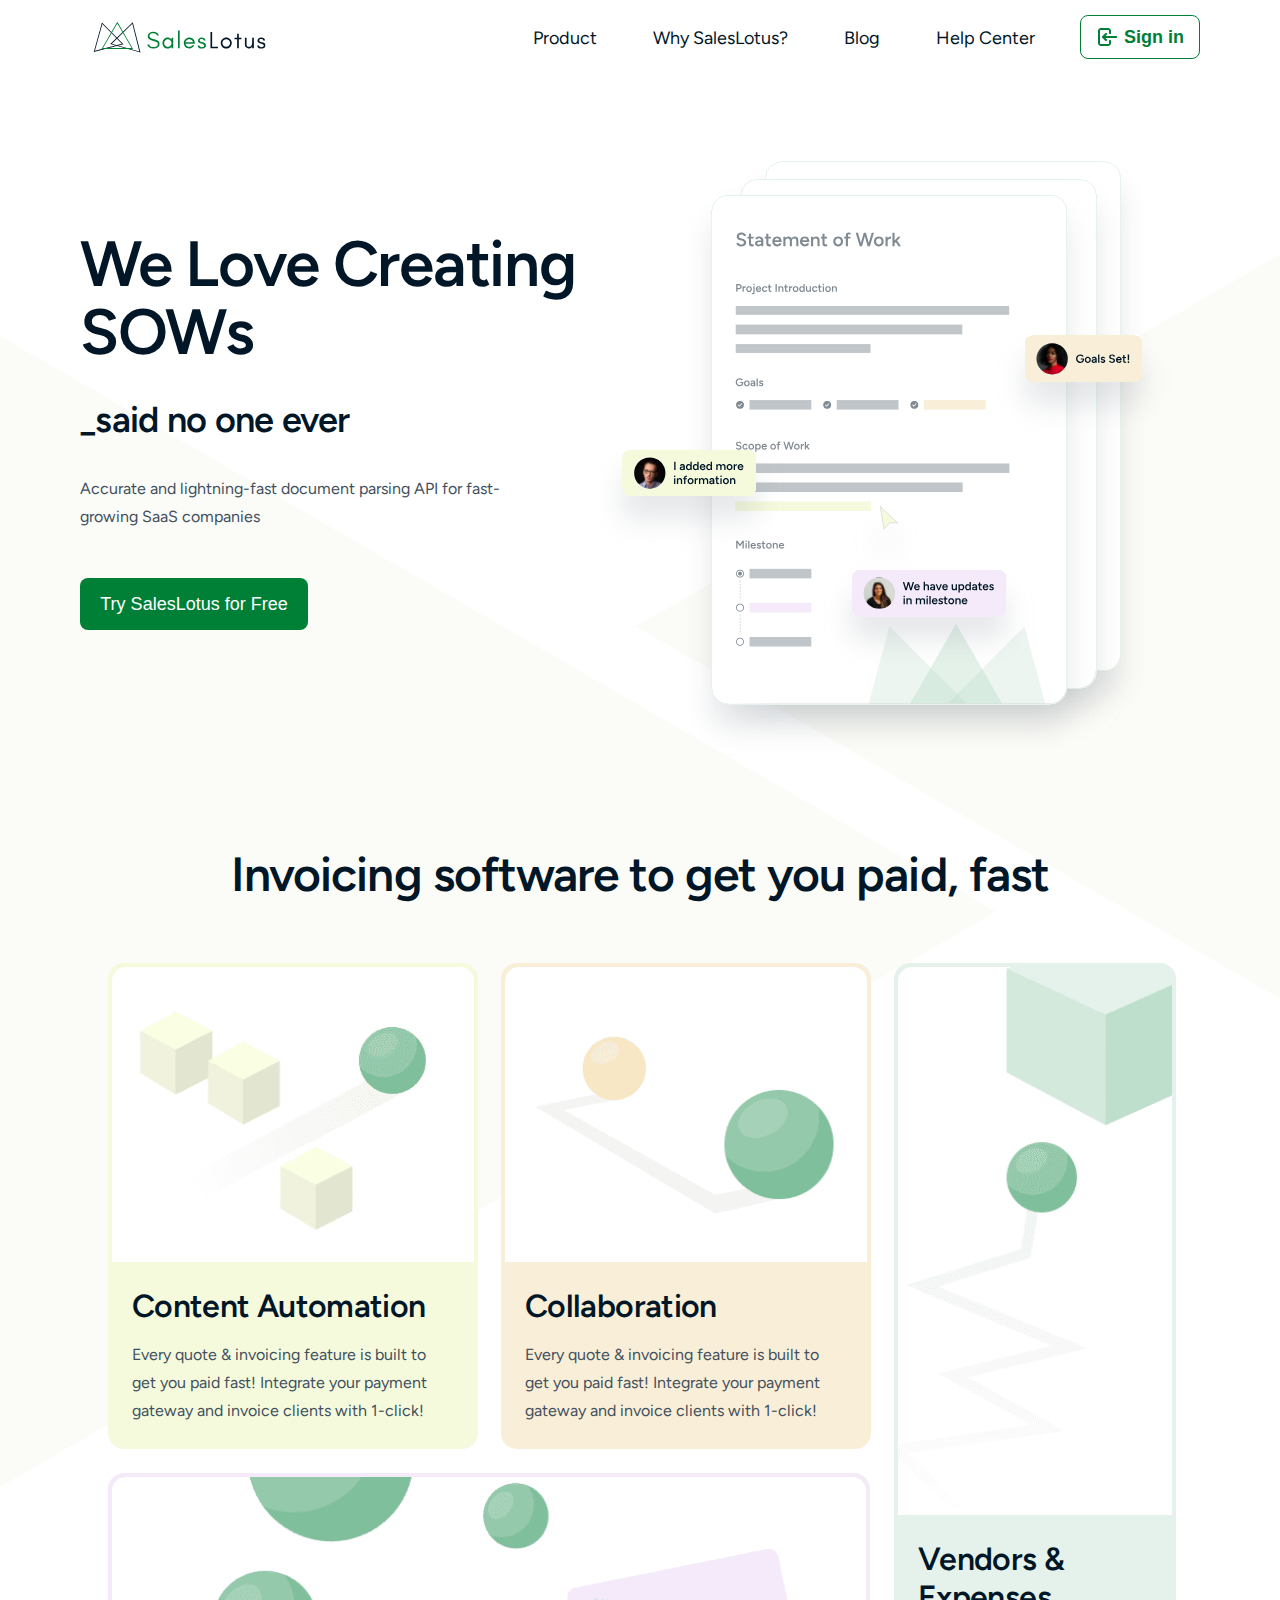
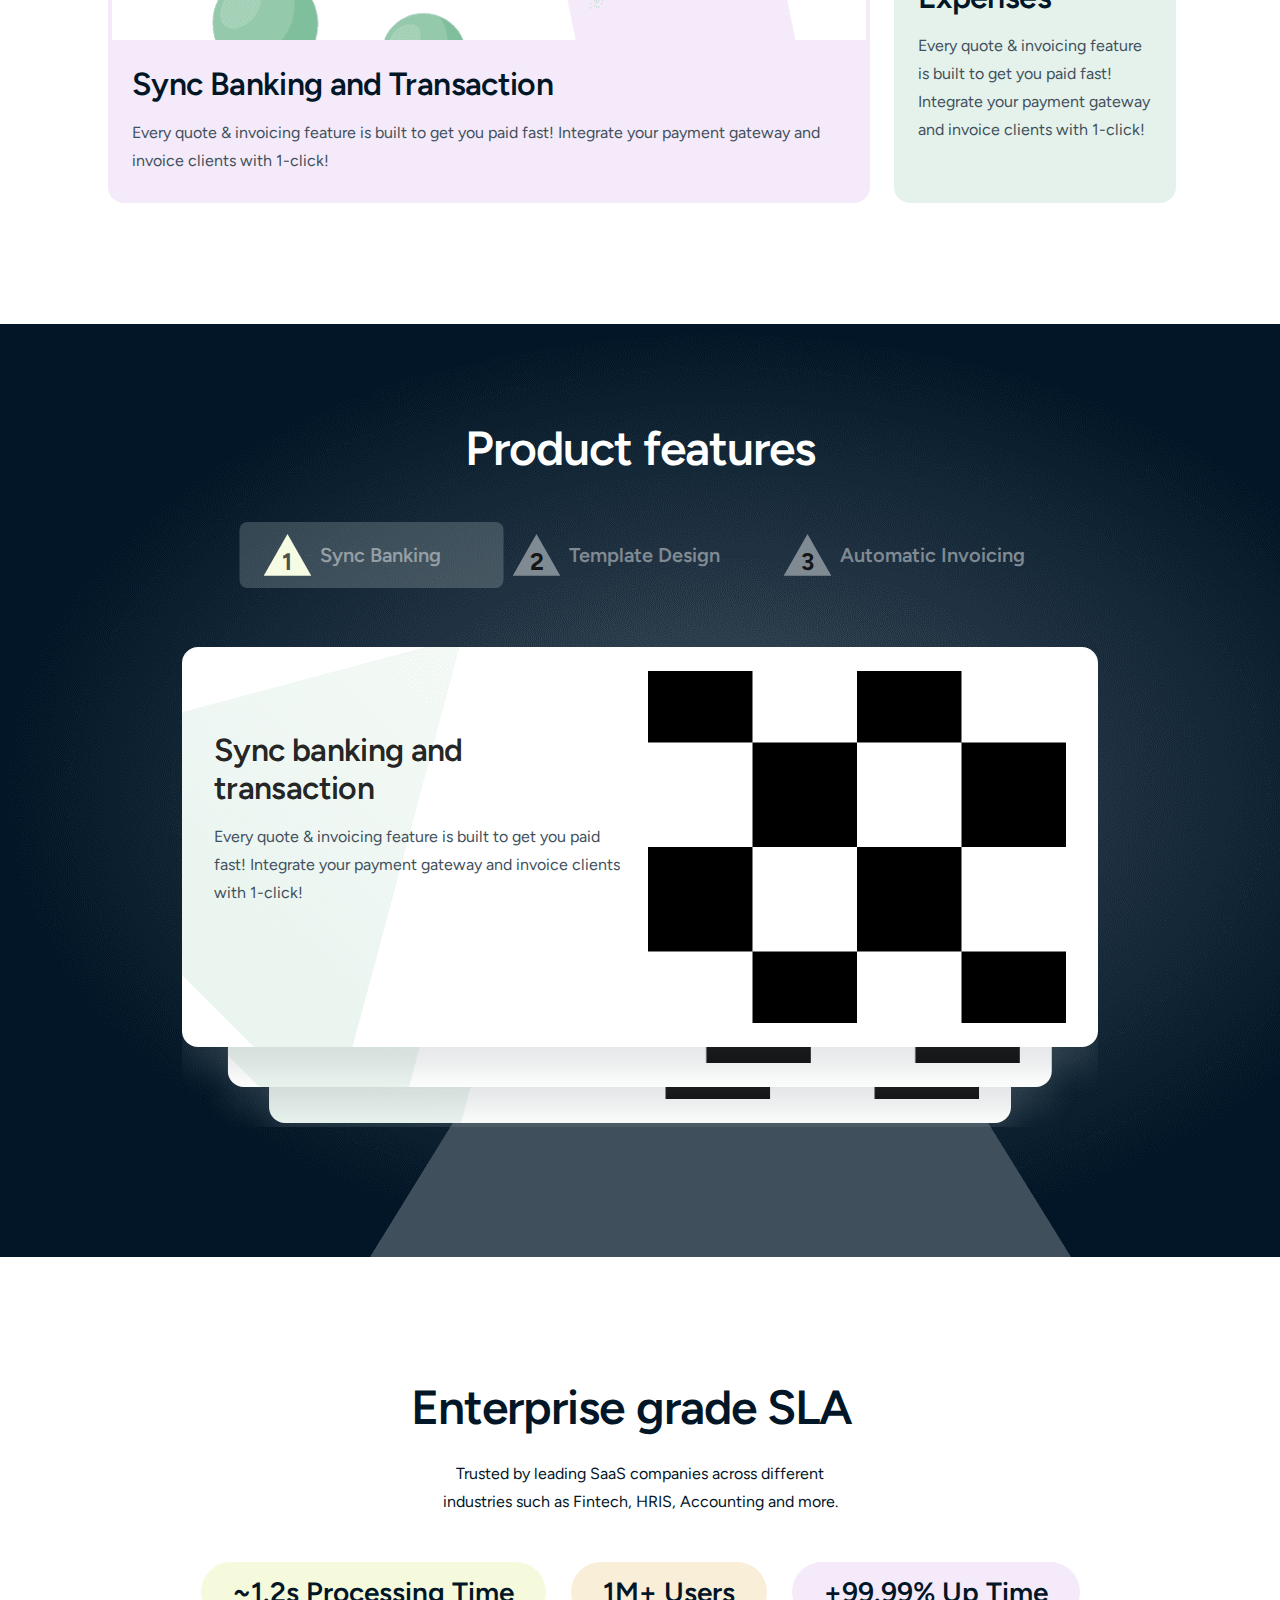
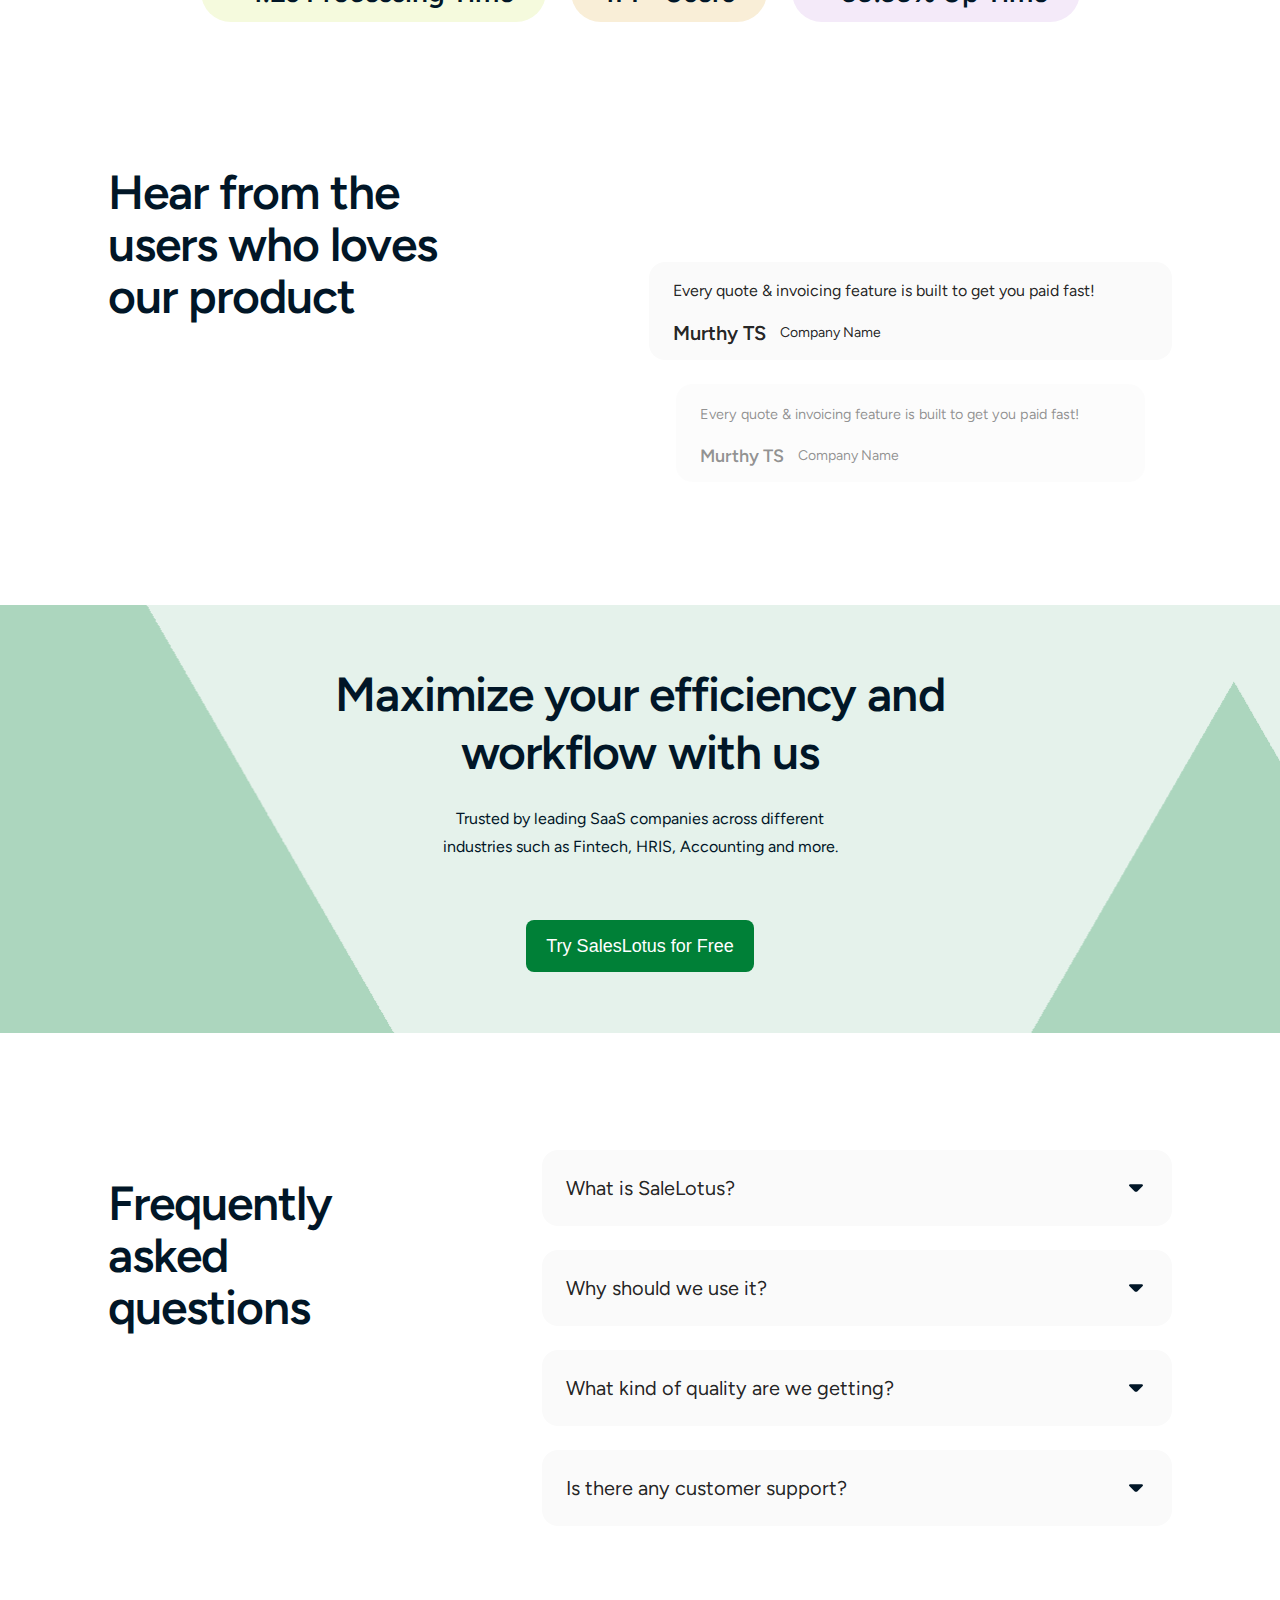
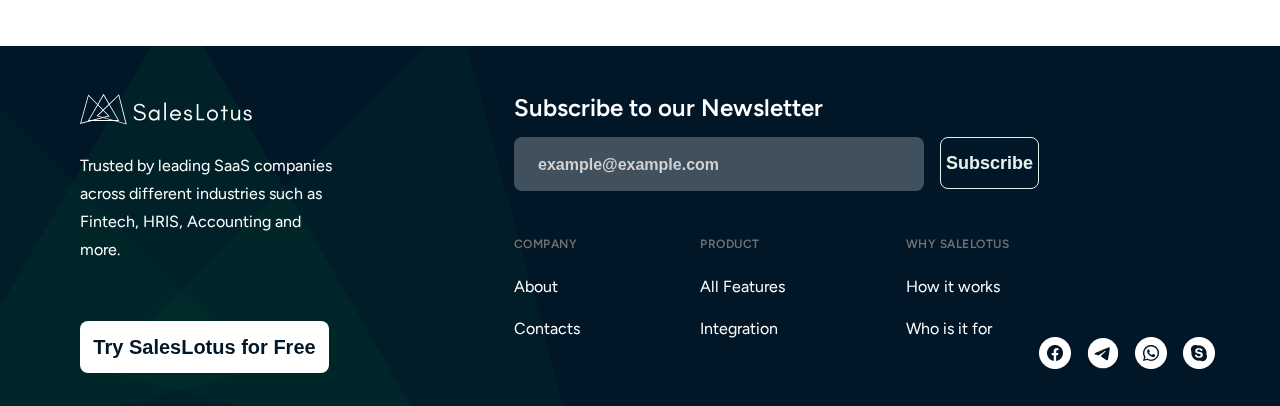
<file: home-page.html>
<!DOCTYPE html>
<html lang="en">

<head>
    <meta charset="UTF-8">
    <meta http-equiv="X-UA-Compatible" content="IE=edge">
    <meta name="viewport" content="width=device-width, initial-scale=1.0">
    <link rel="shortcut icon" href="img/Logo.png" type="image/x-icon">
    <link rel="stylesheet" href="https://cdn.jsdelivr.net/npm/swiper@9/swiper-bundle.min.css" />
    <link type="text/css" rel="stylesheet" href="css/materialize.min.css" media="screen,projection">
    <link rel="preconnect" href="https://fonts.googleapis.com">
    <link rel="preconnect" href="https://fonts.gstatic.com" crossorigin>
    <link href="https://fonts.googleapis.com/icon?family=Material+Icons" rel="stylesheet">
    <link href="https://fonts.googleapis.com/css2?family=Figtree:wght@400;600&display=swap" rel="stylesheet">
    <link rel="stylesheet" href="css/global.css">
    <link rel="stylesheet" href="css/style.css">
    <title>SalesLotus</title>
</head>

<body>

    <ul id="slide-out" class="sidenav">
        <li class="sidenac__flex">
            <img src="img/Logo-header-mobile.png" alt="Company" class="sidenav__flex-logo">
            <a href="#!" class="sidenav-close s3"><img src="img/sidenav-close.png" class="sidenav__flex-close"></a>
        </li>
        <li><a href="#" class="sidenav-close">Product</a></li>
        <li><a href="#" class="sidenav-close">Why SalesLotus?</a></li>
        <li><a href="#" class="sidenav-close">Blog</a></li>
        <li><a href="#" class="sidenav-close">Help Center</a></li>
        <li class="sidenac__flex-2">
            <button class="sidenav-close about__flex-item1-buttom s1">Try SalesLotus for Free</button>
            <button class="sidenav-close header__flex-nav-button s2">Sign in</button>
        </li>
    </ul>

    <header>
        <div class="container">
            <div class="header__flex">
                <div class="header__flex-logo">
                    <a href="#" class="logo"><img src="img/Logo-header-svg.svg" alt="Logo" class="header__flex-logo-img-1"></a>
                    <a href="#" class="logo"><img src="img/Logo-header-mobile-svg.svg" alt="Company" class="header__flex-logo-img-2"></a>
                </div>
                <div class="header__flex-nav">
                    <a href="#" class="header__flex-nav-a">Product</a>
                    <a href="#" class="header__flex-nav-a">Why SalesLotus?</a>
                    <a href="#" class="header__flex-nav-a">Blog</a>
                    <a href="#" class="header__flex-nav-a">Help Center</a>
                    <button class="header__flex-nav-button"><img src="img/icons-b-f.png"
                            class="header__flex-nav-button-img" v-on:click="goToBlog">Sign in</button>
                    <img src="img/burger.png" class="header__flex-nav-burger sidenav-trigger"
                        data-target="slide-out"></img>
                </div>
            </div>
        </div>
    </header>

    <section class="about">
        <div class="container">
            <div class="about__flex">
                <div class="about__flex-item1">
                    <h1 class="about__flex-item1-h1">We Love Creating
                        SOWs</h1>
                    <h3 class="about__flex-item1-h3">_said no one ever</h3>
                    <p class="about__flex-item1-p">Accurate and lightning-fast document parsing API for fast-growing
                        SaaS companies</p>
                    <button class="about__flex-item1-buttom">Try SalesLotus for Free</button>
                </div>
                <div class="about__flex-item2"> 
                    <img src="img/about-img.svg" alt="about" class="about__flex-item2-img">
                    <img src="img/Hero Image.svg" alt="about" class="about__flex-item2-img-mod">
                    <img src="img/Hero Image-m.svg" alt="about" class="about__flex-item2-img-mod-1">
                </div>
            </div>
            <div class="about__invoising">
                <h2 class="about__invoising-h2">Invoicing software to get you paid, fast</h2>
                <div class="about__invoising-grid">
                    <div class="about__invoising-grid-item-1">
                        <img src="img/about-item-1.png" class="about__invoising-grid-item-1-img-1">
                        <h3 class="about__invoising-grid-item-1-h3">Content Automation</h3>
                        <p class="about__invoising-grid-item-1-p">Every quote & invoicing feature is built to get you
                            paid fast! Integrate your payment gateway and invoice clients with 1-click!</p>
                    </div>
                    <div class="about__invoising-grid-item-2">
                        <img src="img/about-item-2.png" class="about__invoising-grid-item-1-img-2">
                        <h3 class="about__invoising-grid-item-1-h3">Collaboration</h3>
                        <p class="about__invoising-grid-item-1-p">Every quote & invoicing feature is built to get you
                            paid fast! Integrate your payment gateway and invoice clients with 1-click!</p>
                    </div>
                    <div class="about__invoising-grid-item-3">
                        <img src="img/about-item-3.png" class="about__invoising-grid-item-1-img-3">
                        <h3 class="about__invoising-grid-item-1-h3">Vendors & Expenses</h3>
                        <p class="about__invoising-grid-item-1-p">Every quote & invoicing feature is built to get you
                            paid fast! Integrate your payment gateway and invoice clients with 1-click!</p>
                    </div>
                    <div class="about__invoising-grid-item-4">
                        <img src="img/about-item-4.png" class="about__invoising-grid-item-1-img-4">
                        <h3 class="about__invoising-grid-item-1-h3">Sync Banking and Transaction</h3>
                        <p class="about__invoising-grid-item-1-p">Every quote & invoicing feature is built to get you
                            paid fast! Integrate your payment gateway and invoice clients with 1-click!</p>
                    </div>
                </div>
            </div>
            <div class="about__invoising-mobile">
                <h2 class="about__invoising-h2">Invoicing software to get you paid, fast</h2>
                <div class="about__invoising-grid-mobile">
                    <div class="swiper">
                        <div class="swiper-wrapper">
                            <div class="swiper-slide sw">
                                <div class="about__invoising-grid-item-1">
                                    <img src="img/about-item-1m.png" class="about__invoising-grid-item-1-img mi1">
                                    <h3 class="about__invoising-grid-item-1-h3">Content Automation</h3>
                                    <p class="about__invoising-grid-item-1-p">Every quote & invoicing feature is built
                                        to get you
                                        paid fast! Integrate your payment gateway and invoice clients with 1-click!</p>
                                </div>
                            </div>
                            <div class="swiper-slide sw">
                                <div class="about__invoising-grid-item-2">
                                    <img src="img/about-item-2m.png" class="about__invoising-grid-item-1-img mi2">
                                    <h3 class="about__invoising-grid-item-1-h3">Collaboration</h3>
                                    <p class="about__invoising-grid-item-1-p">Every quote & invoicing feature is built
                                        to get you
                                        paid fast! Integrate your payment gateway and invoice clients with 1-click!</p>
                                </div>
                            </div>
                            <div class="swiper-slide sw">
                                <div class="about__invoising-grid-item-3">
                                    <img src="img/about-item-3m.png" class="about__invoising-grid-item-1-img mi3">
                                    <h3 class="about__invoising-grid-item-1-h3">Vendors & Expenses</h3>
                                    <p class="about__invoising-grid-item-1-p">Every quote & invoicing feature is built
                                        to get you
                                        paid fast! Integrate your payment gateway and invoice clients with 1-click!</p>
                                </div>
                            </div>
                            <div class="swiper-slide sw">
                                <div class="about__invoising-grid-item-4">
                                    <img src="img/about-item-4m.png" class="about__invoising-grid-item-1-img mi4">
                                    <h3 class="about__invoising-grid-item-1-h3">Sync Banking and Transaction</h3>
                                    <p class="about__invoising-grid-item-1-p">Every quote & invoicing feature is built
                                        to get you
                                        paid fast! Integrate your payment gateway and invoice clients with 1-click!</p>
                                </div>
                            </div>
                        </div>
                    </div>
                </div>
            </div>
        </div>
    </section>

    <section class="product-features_1">
        <div class="container">
            <h2 class="product-features_h2">Product features</h2>
            <div class="product-features">
                <div class="cards">
                    <div class="card2 slider" id="slide6">
                        <div class="sync-banking-and-transaction-parent">
                            <div class="maximize-your-efficiency">Automatic Invoicing</div>
                            <div class="every-quote8">
                                Every quote & invoicing feature is built to get you paid fast!
                                Integrate your payment gateway and invoice clients with 1-click!
                            </div>
                        </div>
                        <img class="image-frame-icon2 comp" alt="" src="img/block.png" />
                        <img class="image-frame-icon2 tabl" alt="" src="img/block-tabl.png" />
                        <img class="image-frame-icon2 mob" alt="" src="img/block-mobile.png" />
                    </div>
                    <div class="card2 slider" id="slide5">
                        <div class="sync-banking-and-transaction-parent">
                            <div class="maximize-your-efficiency">Custom Template Design</div>
                            <div class="every-quote8">
                                Every quote & invoicing feature is built to get you paid fast!
                                Integrate your payment gateway and invoice clients with 1-click!
                            </div>
                        </div>
                        <img class="image-frame-icon2 comp" alt="" src="img/block.png" />
                        <img class="image-frame-icon2 tabl" alt="" src="img/block-tabl.png" />
                        <img class="image-frame-icon2 mob" alt="" src="img/block-mobile.png" />
                    </div>
                    <div class="card2 slider active" id="slide4">
                        <div class="sync-banking-and-transaction-parent">
                            <div class="maximize-your-efficiency">
                                Sync banking and transaction
                            </div>
                            <div class="every-quote8">
                                Every quote & invoicing feature is built to get you paid fast!
                                Integrate your payment gateway and invoice clients with 1-click!
                            </div>
                        </div>
                        <img class="image-frame-icon2 comp" alt="" src="img/block.png" />
                        <img class="image-frame-icon2 tabl" alt="" src="img/block-tabl.png" />
                        <img class="image-frame-icon2 mob" alt="" src="img/block-mobile.png" />
                    </div>
                </div>
                <div class="features">
                    <div class="active-slider"></div>
                    <div class="feature ft active" id="btn4">
                        <div class="bar">
                            <img class="bar-child" alt="" src="img/polygon-62.svg" /><b class="b">1</b>
                        </div>
                        <div class="sync-banking n1">Sync Banking</div>
                    </div>
                    <div class="feature1 ft" id="btn5">
                        <div class="bar">
                            <img class="bar-child" alt="" src="img/polygon-63.svg" /><b class="b1">2</b>
                        </div>
                        <div class="template-design n2">Template Design</div>
                    </div>
                    <div class="feature2 ft" id="btn6">
                        <div class="bar">
                            <img class="bar-child" alt="" src="img/polygon-63.svg" /><b class="b1">3</b>
                        </div>
                        <div class="template-design n3">Automatic Invoicing</div>
                    </div>
                </div>
            </div>
        </div>
    </section>

    <section class="corp-SLA">
        <div class="container">
            <h2 class="corp-SLA-h2">Enterprise grade SLA</h2>
            <h3 class="corp-SLA-h3">Trusted by leading SaaS companies across different industries such as Fintech, HRIS,
                Accounting and more.</h3>
            <div class="corp-SLA-flex-1">
                <h3 class="corp-SLA-flex-h3 y">~1.2s Processing Time</h3>
                <h3 class="corp-SLA-flex-h3 o">1M+ Users</h3>
                <h3 class="corp-SLA-flex-h3 p">+99.99% Up Time</h3>
            </div>
            <div class="corp-SLA-flex-2">
                <h2 class="corp-SLA-flex-2-h2">Hear from the users who<br class="br"> loves our product</h2>
                <div class="swiper1 mySwiper testimonial">
                    <div class="testimonials1 swiper-wrapper">
                        <div class="div swiper-slide">
                            <div class="every-quote">
                                Every quote & invoicing feature is built to get you paid fast!
                            </div>
                            <div class="murthy-ts-parent">
                                <div class="murthy-ts">Murthy TS</div>
                                <div class="company-name">Company Name</div>
                            </div>
                        </div>
                        <div class="div swiper-slide">
                            <div class="every-quote1">
                                Every quote & invoicing feature is built to get you paid fast!
                            </div>
                            <div class="murthy-ts-parent">
                                <div class="subscribe-to-our">Murthy TS</div>
                                <div class="company-name1">Company Name</div>
                            </div>
                        </div>
                        <div class="div swiper-slide">
                            <div class="every-quote">
                                Every quote & invoicing feature is built to get you paid fast!
                            </div>
                            <div class="murthy-ts-parent">
                                <div class="murthy-ts">Murthy TS</div>
                                <div class="company-name">Company Name</div>
                            </div>
                        </div>
                        <div class="div swiper-slide">
                            <div class="every-quote">
                                Every quote & invoicing feature is built to get you paid fast!
                            </div>
                            <div class="murthy-ts-parent">
                                <div class="murthy-ts">Murthy TS</div>
                                <div class="company-name">Company Name</div>
                            </div>
                        </div>
                        <div class="div swiper-slide">
                            <div class="every-quote">
                                Every quote & invoicing feature is built to get you paid fast!
                            </div>
                            <div class="murthy-ts-parent">
                                <div class="murthy-ts">Murthy TS</div>
                                <div class="company-name">Company Name</div>
                            </div>
                        </div>
                        <div class="div swiper-slide">
                            <div class="every-quote">
                                Every quote & invoicing feature is built to get you paid fast!
                            </div>
                            <div class="murthy-ts-parent">
                                <div class="murthy-ts">Murthy TS</div>
                                <div class="company-name">Company Name</div>
                            </div>
                        </div>
                    </div>
                </div>
            </div>
        </div>
    </section>

    <section class="max-efficincy">
        <div class="container">
            <h2 class="max-efficincy-h2">Maximize your efficiency and workflow with us</h2>
            <h3 class="max-efficincy-h3">Trusted by leading SaaS companies across different industries such as Fintech,
                HRIS, Accounting and more.</h3>
            <button class="about__flex-item1-buttom m-f">Try SalesLotus for Free</button>
        </div>
    </section>

    <section class="questions">
        <div class="container">
            <div class="questions__flex">
                <h2 class="questions__flex-h2">Frequently asked questions</h2>
                <div class="faqs">
                    <div class="faq1">
                        <div class="question">
                            <div class="what-is-salelotus">What is SaleLotus?</div>
                            <img class="iconsaxboldarrowdown2" alt="" src="img/iconsaxboldarrowdown2.svg" />
                        </div>
                        <div class="answer">
                            <div class="paragraph">
                                Contrary to popular belief, Lorem Ipsum is not simply random
                                text. It has roots in a piece of classical Latin literature
                                from 45 BC, making it over 2000 years old. Richard McClintock,
                                a Latin professor at Hampden-Sydney College in Virginia.
                            </div>
                        </div>
                    </div>
                    <div class="faq1">
                        <div class="question">
                            <div class="what-is-salelotus">Why should we use it?</div>
                            <img class="iconsaxboldarrowdown2" alt="" src="img/iconsaxboldarrowdown2.svg" />
                        </div>
                        <div class="answer">
                            <div class="paragraph">
                                Contrary to popular belief, Lorem Ipsum is not simply random
                                text. It has roots in a piece of classical Latin literature
                                from 45 BC, making it over 2000 years old. Richard McClintock,
                                a Latin professor at Hampden-Sydney College in Virginia.
                            </div>
                        </div>
                    </div>
                    <div class="faq1">
                        <div class="question">
                            <div class="what-is-salelotus">
                                What kind of quality are we getting?
                            </div>
                            <img class="iconsaxboldarrowdown2" alt="" src="img/iconsaxboldarrowdown2.svg" />
                        </div>
                        <div class="answer">
                            <div class="paragraph">
                                Contrary to popular belief, Lorem Ipsum is not simply random
                                text. It has roots in a piece of classical Latin literature
                                from 45 BC, making it over 2000 years old. Richard McClintock,
                                a Latin professor at Hampden-Sydney College in Virginia.
                            </div>
                        </div>
                    </div>
                    <div class="faq1">
                        <div class="question">
                            <div class="what-is-salelotus">
                                Is there any customer support?
                            </div>
                            <img class="iconsaxboldarrowdown2" alt="" src="img/iconsaxboldarrowdown2.svg" />
                        </div>
                        <div class="answer">
                            <div class="paragraph">
                                Contrary to popular belief, Lorem Ipsum is not simply random
                                text. It has roots in a piece of classical Latin literature
                                from 45 BC, making it over 2000 years old. Richard McClintock,
                                a Latin professor at Hampden-Sydney College in Virginia.
                            </div>
                        </div>
                    </div>
                </div>
            </div>
        </div>
    </section> 

    <footer>
        <div class="container">
            <div class="footer__grid">
                <div class="footer__grid-item-1">
                    <img src="img/logo-footer.svg" alt="logo" class="footer__grid-item-1-img">
                    <p class="footer__grid-item-1-p">Trusted by leading SaaS companies across different industries such
                        as Fintech, HRIS, Accounting and more.</p>
                    <button class="about__flex-item1-buttom fot">Try SalesLotus for Free</button>
                </div>
                <div class="footer__grid-item-2">
                    <h2 class="footer__grid-item-2-h2">Subscribe to our Newsletter</h2>
                    <div class="footer__grid-item-2-flex">
                        <input class="footer__grid-item-2-flex-input" type="email" placeholder="example@example.com">
                        <button class="footer__grid-item-2-flex-button">Subscribe</button>
                    </div>
                    <div class="footer__grid-item-3">
                        <div class="footer__grid-item-3-item-1">
                            <h3 class="footer__grid-item-3-item-h3">Company</h3>
                            <a href="#" class="footer__grid-item-3-item-a">About</a><br>
                            <a href="#" class="footer__grid-item-3-item-a">Contacts</a>
                        </div>
                        <div class="footer__grid-item-3-item-2">
                            <h3 class="footer__grid-item-3-item-h3">Product</h3>
                            <a href="#" class="footer__grid-item-3-item-a">All Features</a><br>
                            <a href="#" class="footer__grid-item-3-item-a">Integration</a>
                        </div>
                        <div class="footer__grid-item-3-item-3">
                            <h3 class="footer__grid-item-3-item-h3">why Salelotus</h3>
                            <a href="#" class="footer__grid-item-3-item-a">How it works</a><br>
                            <a href="#" class="footer__grid-item-3-item-a">Who is it for</a>
                        </div>
                        <div class="footer__grid-item-3-item-4">
                            <h3 class="footer__grid-item-3-item-h3">Others</h3>
                            <a href="#" class="footer__grid-item-3-item-a">Blog</a><br>
                            <a href="#" class="footer__grid-item-3-item-a">Help Center</a>
                        </div>
                    </div>
                </div>
                <div class="footer__grid-item-3 pl">
                    <div class="footer__grid-item-3-item-1">
                        <h3 class="footer__grid-item-3-item-h3">Company</h3>
                        <a href="#" class="footer__grid-item-3-item-a">About</a><br>
                        <a href="#" class="footer__grid-item-3-item-a">Contacts</a>
                    </div>
                    <div class="footer__grid-item-3-item-2">
                        <h3 class="footer__grid-item-3-item-h3">Product</h3>
                        <a href="#" class="footer__grid-item-3-item-a">All Features</a><br>
                        <a href="#" class="footer__grid-item-3-item-a">Integration</a>
                    </div>
                    <div class="footer__grid-item-3-item-3">
                        <h3 class="footer__grid-item-3-item-h3">why Salelotus</h3>
                        <a href="#" class="footer__grid-item-3-item-a">How it works</a><br>
                        <a href="#" class="footer__grid-item-3-item-a">Who is it for</a>
                    </div>
                    <div class="footer__grid-item-3-item-4">
                        <h3 class="footer__grid-item-3-item-h3">Others</h3>
                        <a href="#" class="footer__grid-item-3-item-a">Blog</a><br>
                        <a href="#" class="footer__grid-item-3-item-a">Help Center</a>
                    </div>
                </div>
                <div class="footer__grid-item-4">
                    <a href="#" class="footer__grid-item-4-a"><img src="img/facebook.png"
                            class="footer__grid-item-4-a-img"></a>
                    <a href="#" class="footer__grid-item-4-a"><img src="img/telegram.png"
                            class="footer__grid-item-4-a-img"></a>
                    <a href="#" class="footer__grid-item-4-a"><img src="img/whatsapp.png"
                            class="footer__grid-item-4-a-img"></a>
                    <a href="#" class="footer__grid-item-4-a"><img src="img/skype.png"
                            class="footer__grid-item-4-a-img"></a>
                </div>
            </div>
        </div>
    </footer>
    
    <script src="https://cdn.jsdelivr.net/npm/swiper@9/swiper-bundle.min.js"></script>
    <script type="text/javascript" src="js/materialize.js"></script>
    <script type="text/javascript" src="js/main.js"></script>
</body>

</html>
</file>
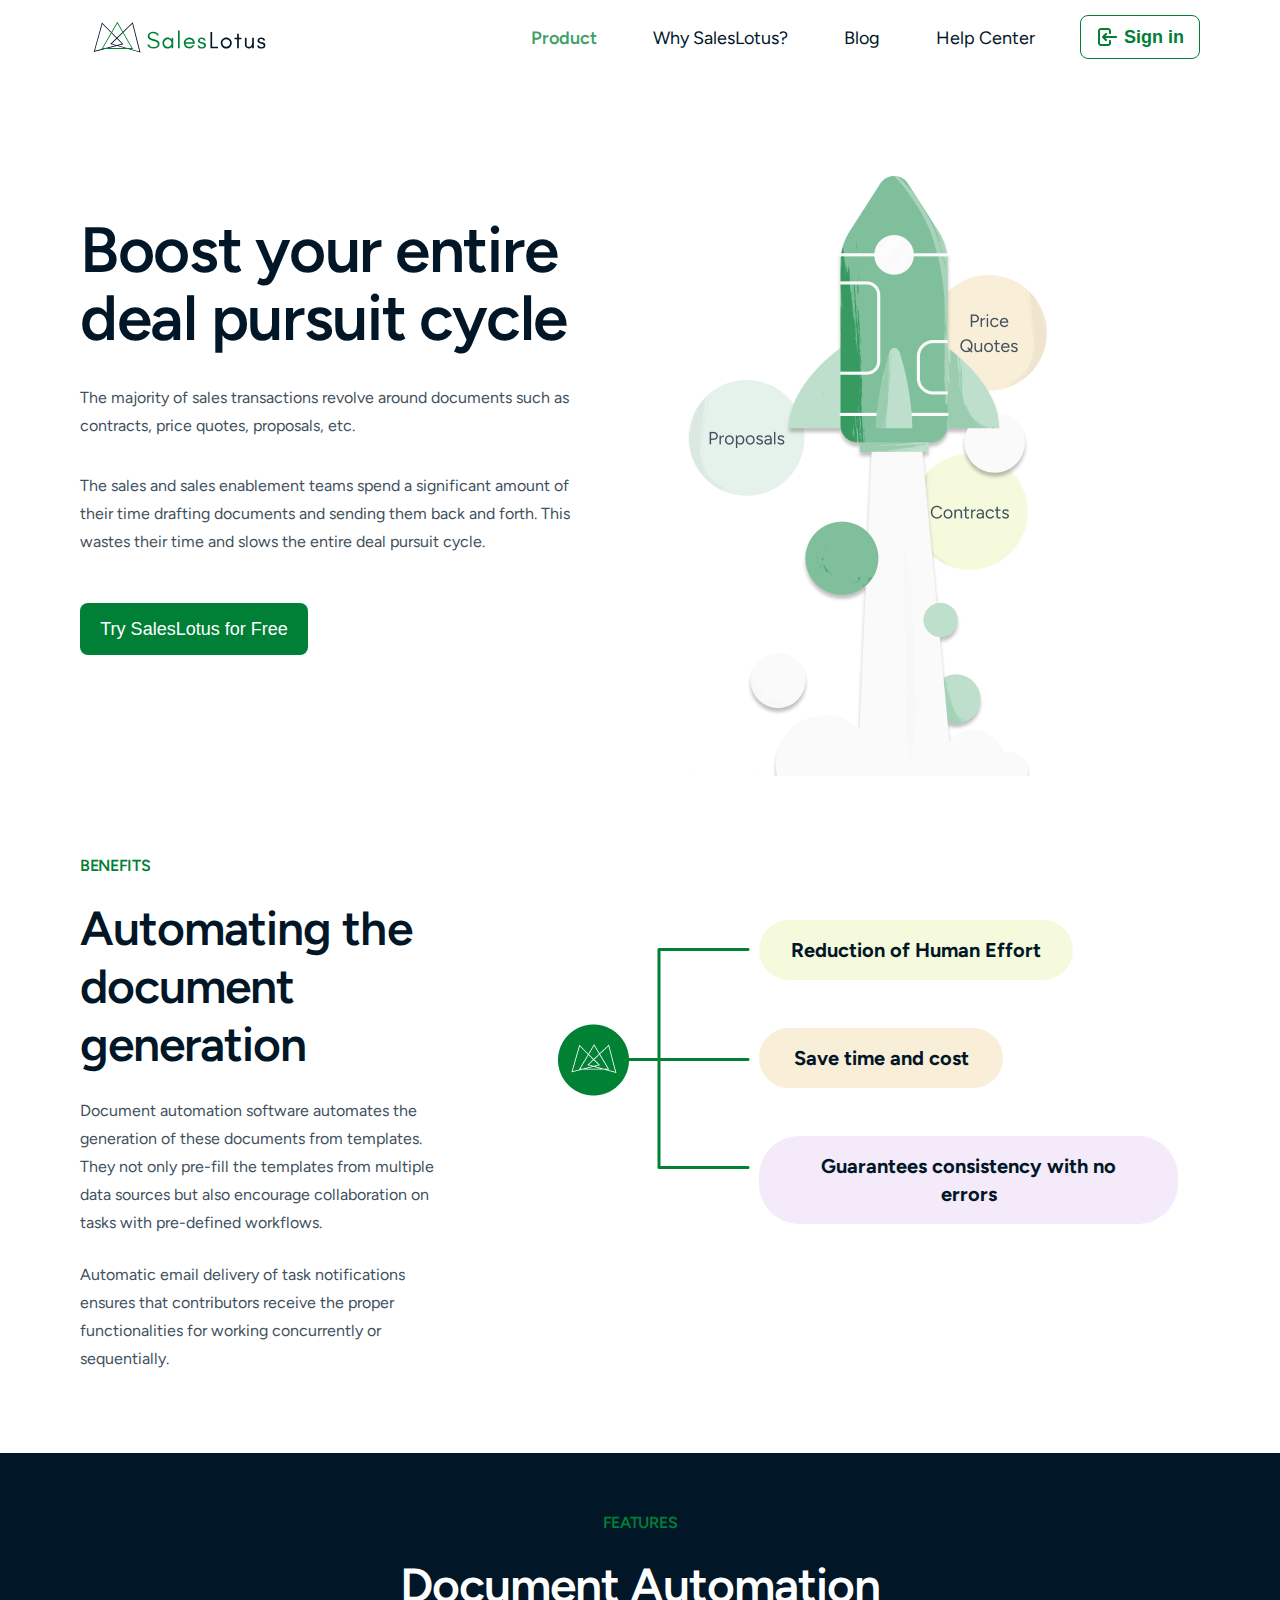
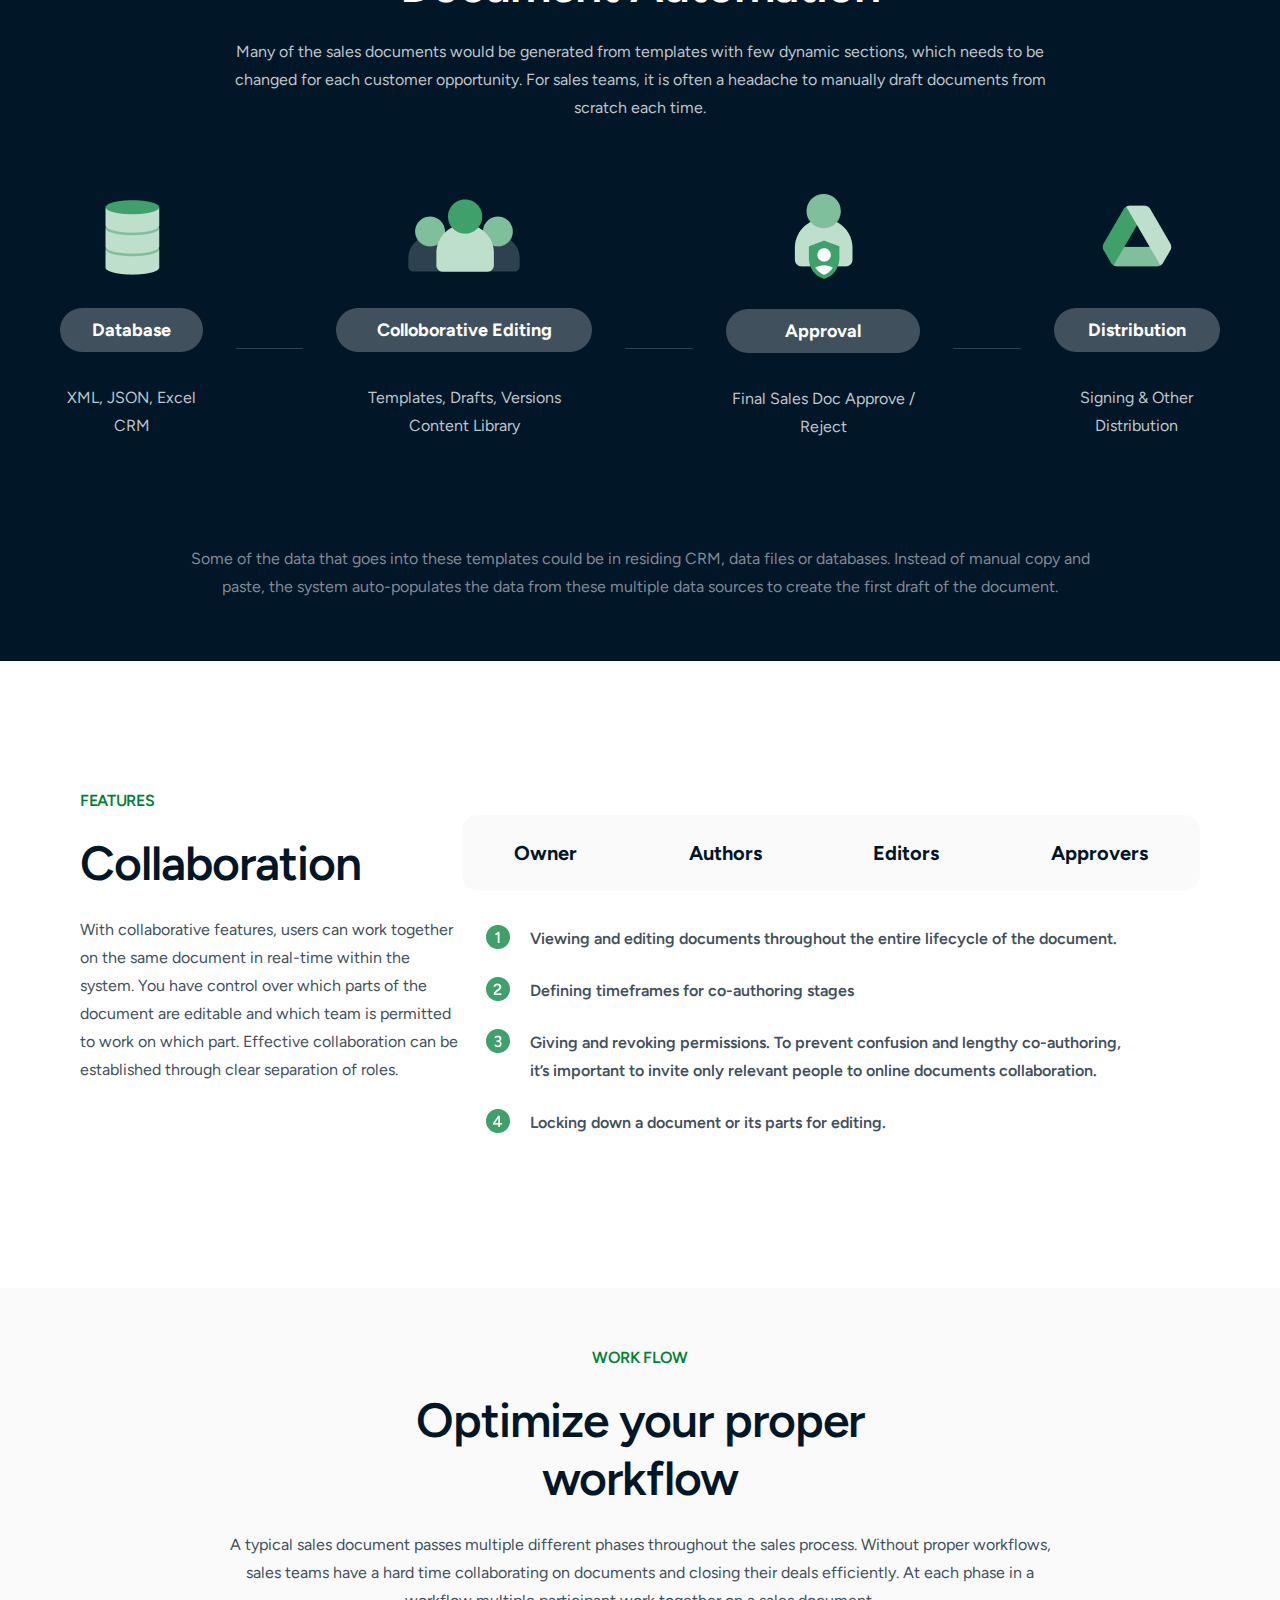
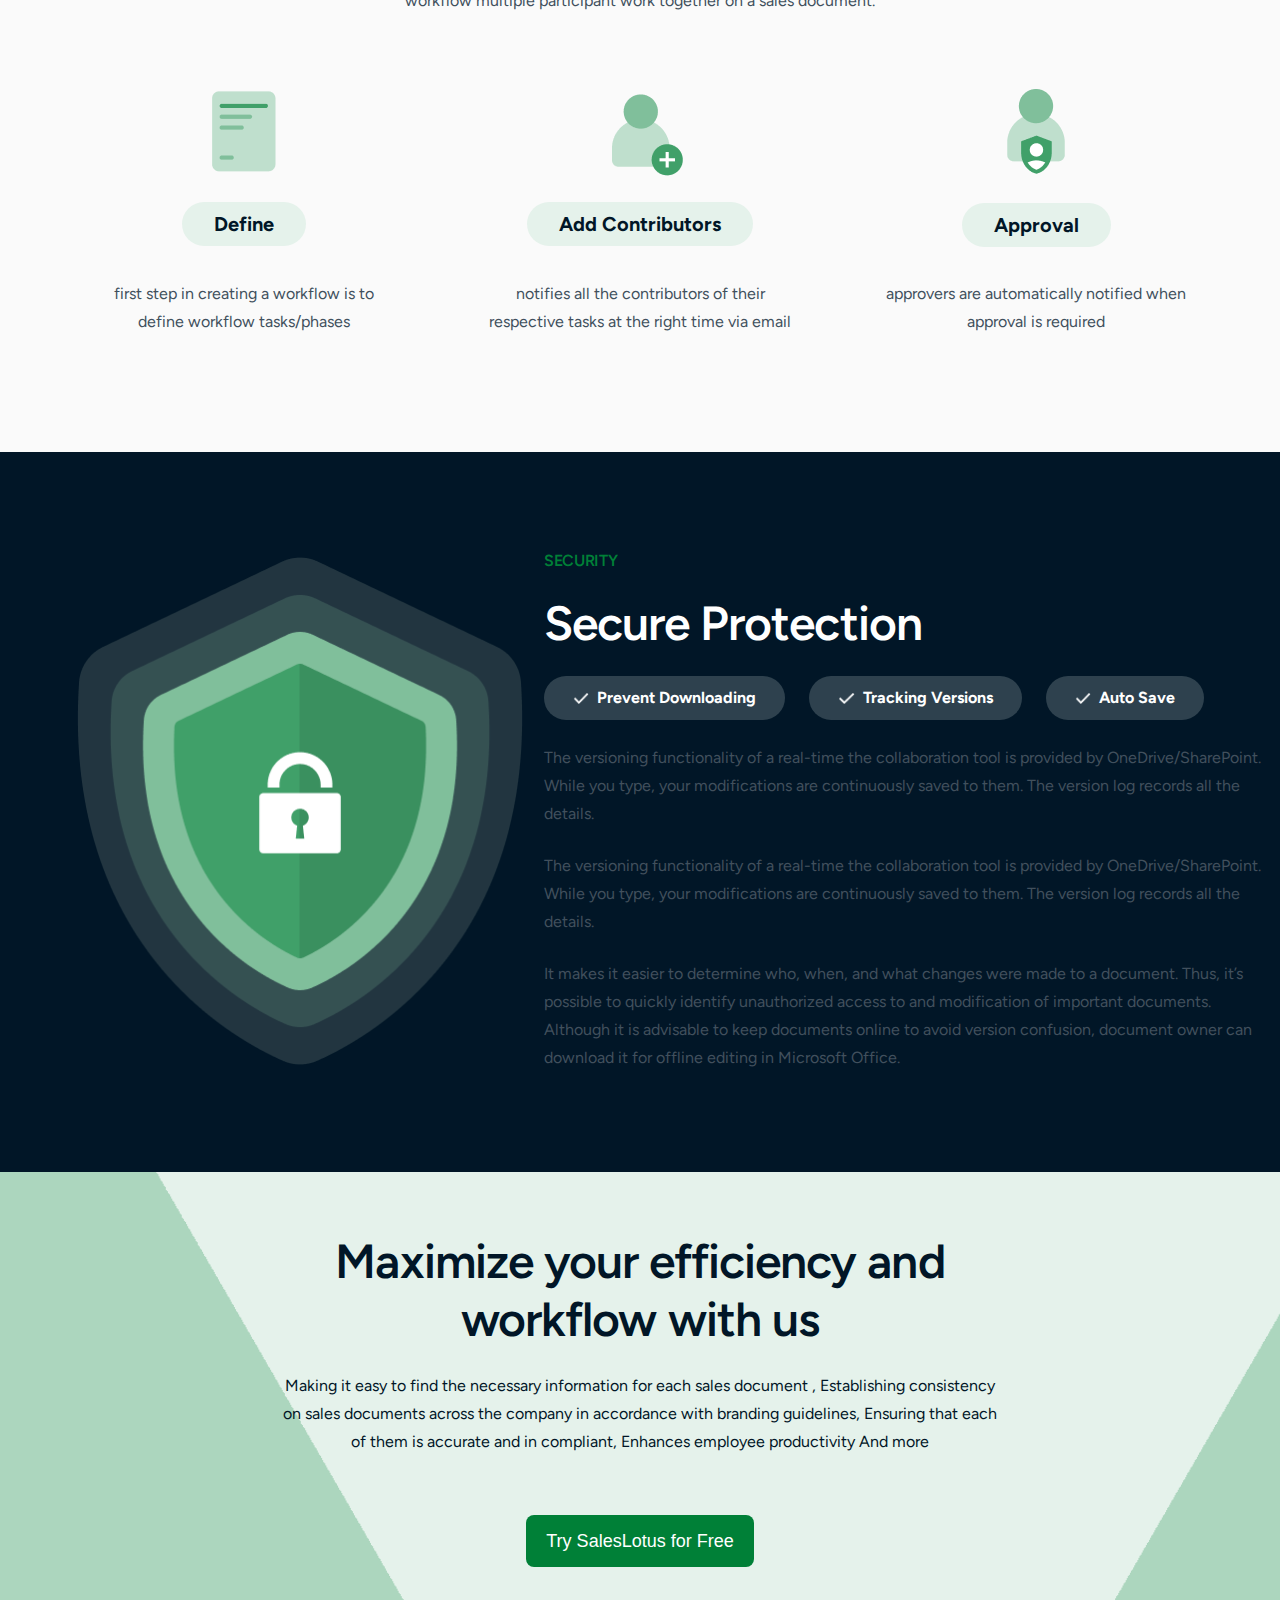
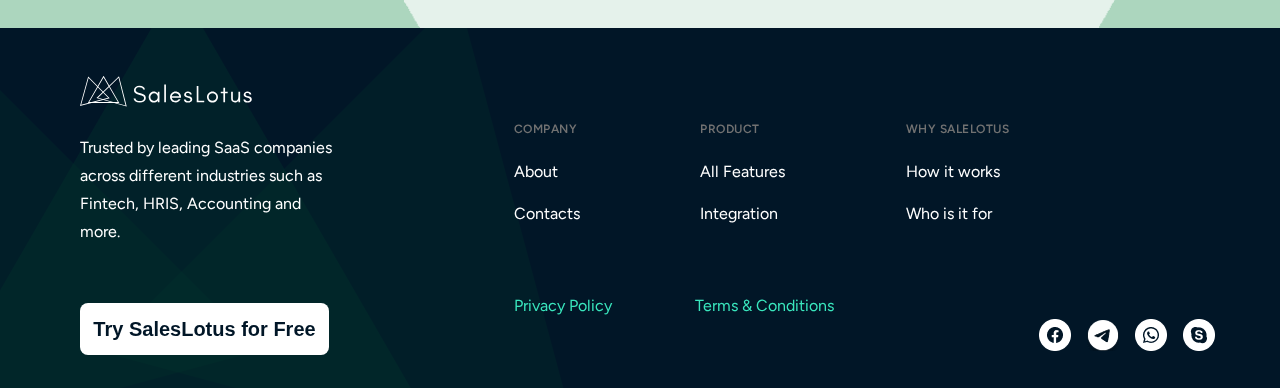
<file: Product.html>
<!DOCTYPE html>
<html lang="en">

<head>
    <meta charset="UTF-8">
    <meta http-equiv="X-UA-Compatible" content="IE=edge">
    <meta name="viewport" content="width=device-width, initial-scale=1.0">
    <link rel="shortcut icon" href="img/Logo.png" type="image/x-icon">
    <link rel="stylesheet" href="https://cdn.jsdelivr.net/npm/swiper@9/swiper-bundle.min.css" />
    <link type="text/css" rel="stylesheet" href="css/materialize.min.css" media="screen,projection">
    <link rel="preconnect" href="https://fonts.googleapis.com">
    <link rel="preconnect" href="https://fonts.gstatic.com" crossorigin>
    <link href="https://fonts.googleapis.com/icon?family=Material+Icons" rel="stylesheet">
    <link href="https://fonts.googleapis.com/css2?family=Figtree:wght@400;600&display=swap" rel="stylesheet">
    <link rel="stylesheet" href="css/global.css">
    <link rel="stylesheet" href="css/style.css">
    <title>SalesLotus</title>
</head>

<body>

    <ul id="slide-out" class="sidenav">
        <li class="sidenac__flex">
            <img src="img/Logo-header-mobile.png" alt="Company" class="sidenav__flex-logo">
            <a href="#!" class="sidenav-close s3"><img src="img/sidenav-close.png" class="sidenav__flex-close"></a>
        </li>
        <li><a href="#" class="sidenav-close">Product</a></li>
        <li><a href="#" class="sidenav-close">Why SalesLotus?</a></li>
        <li><a href="#" class="sidenav-close">Blog</a></li>
        <li><a href="#" class="sidenav-close">Help Center</a></li>
        <li class="sidenac__flex-2">
            <button class="sidenav-close about__flex-item1-buttom s1">Try SalesLotus for Free</button>
            <button class="sidenav-close header__flex-nav-button s2">Sign in</button>
        </li>
    </ul>

    <header>
        <div class="container">
            <div class="header__flex">
                <div class="header__flex-logo">
                    <a href="#" class="logo"><img src="img/Logo-header-svg.svg" alt="Logo"
                            class="header__flex-logo-img-1"></a>
                    <a href="#" class="logo"><img src="img/Logo-header-mobile-svg.svg" alt="Company"
                            class="header__flex-logo-img-2"></a>
                </div>
                <div class="header__flex-nav">
                    <a href="#" class="header__flex-nav-a clicked">Product</a>
                    <a href="#" class="header__flex-nav-a">Why SalesLotus?</a>
                    <a href="#" class="header__flex-nav-a">Blog</a>
                    <a href="#" class="header__flex-nav-a">Help Center</a>
                    <button class="header__flex-nav-button"><img src="img/icons-b-f.png"
                            class="header__flex-nav-button-img">Sign in</button>
                    <img src="img/burger.png" class="header__flex-nav-burger sidenav-trigger"
                        data-target="slide-out"></img>
                </div>
            </div>
        </div>
    </header>

    <section class="boost">
        <div class="container">
            <div class="boost_flex">
                <div class="boost_flex-l">
                    <h1 class="boost_flex-l-h">Boost your entire
                        deal pursuit cycle </h1>
                    <p class="boost_flex-l-p">The majority of sales transactions revolve around documents such as
                        contracts, price quotes, proposals, etc.</p>
                    <p class="boost_flex-l-p">The sales and sales enablement teams spend a significant amount of their
                        time drafting documents and sending them back and forth. This wastes their time and slows the
                        entire deal pursuit cycle.</p>
                    <button class="about__flex-item1-buttom">Try SalesLotus for Free</button>
                </div>
                <div class="boost_flex-r">
                    <img src="img/Prod_hed.png" alt="product" class="boost_flex-r-img">
                </div>
            </div>
        </div>
    </section>

    <section class="benefits">
        <div class="container">
            <div class="benefits_flex">
                <div class="benefits_flex-l">
                    <h3 class="benefits_flex-l-h3">benefits</h3>
                    <h1 class="benefits_flex-l-h1">Automating the document generation</h1>
                    <p class="benefits_flex-l-p">Document automation software automates the generation of these
                        documents from templates. They not only pre-fill the templates from multiple data sources but
                        also encourage collaboration on tasks with pre-defined workflows.</p>
                    <p class="benefits_flex-l-p">Automatic email delivery of task notifications ensures that
                        contributors receive the proper functionalities for working concurrently or sequentially.</p>
                </div>
                <div class="benefits_flex-r">
                    <img src="img/Prod_benef-2.png" alt="BENEF" class="benefits_flex-r-img">
                </div>
                <div class="benefits_flex-r-text">
                    <h2 class="benefits_flex-r-text-h ben-y">Reduction of Human Effort</h2>
                    <h2 class="benefits_flex-r-text-h ben-o">Save time and cost</h2>
                    <h2 class="benefits_flex-r-text-h ben-p">Guarantees consistency with no errors</h2>
                </div>
            </div>
        </div>
    </section>

    <section class="features-prod">
        <div class="container">
            <h3 class="features-prod-h3">features</h3>
            <h1 class="features-prod-h1">Document Automation</h1>
            <p class="features-prod-p">Many of the sales documents would be generated from templates with few dynamic
                sections, which needs to be changed for each customer opportunity. For sales teams, it is often a
                headache to manually draft documents from scratch each time.</p>
            <div class="features_flex">
                <div class="features_flex-item">
                    <img src="img/Prod_feature-1.png" class="features_flex-item-img">
                    <h2 class="features_flex-item-h">Database</h2>
                    <p class="features_flex-item-p">XML, JSON, Excel CRM</p>
                </div>
                <div class="features_flex-line"></div>
                <div class="features_flex-item">
                    <img src="img/Prod_feature-2.png" class="features_flex-item-img">
                    <h2 class="features_flex-item-h">Colloborative Editing</h2>
                    <p class="features_flex-item-p">Templates, Drafts, Versions
                        Content Library</p>
                </div>
                <div class="features_flex-line"></div>
                <div class="features_flex-item">
                    <img src="img/Prod_feature-3.png" class="features_flex-item-img">
                    <h2 class="features_flex-item-h">Approval</h2>
                    <p class="features_flex-item-p">Final Sales Doc Approve / Reject</p>
                </div>
                <div class="features_flex-line"></div>
                <div class="features_flex-item">
                    <img src="img/Prod_feature-4.png" class="features_flex-item-img">
                    <h2 class="features_flex-item-h">Distribution</h2>
                    <p class="features_flex-item-p">Signing &
                        Other Distribution</p>
                </div>
            </div>
            <p class="features-p2">Some of the data that goes into these templates could be in residing CRM, data files
                or databases. Instead of manual copy and paste, the system auto-populates the data from these multiple
                data sources to create the first draft of the document.</p>
        </div>
    </section>

    <section class="collaboration">
        <div class="container">
            <div class="collaboration-flex">
                <div class="collaboration-flex-l">
                    <h3 class="benefits_flex-l-h3 col-f-l-h">features</h3>
                    <h1 class="benefits_flex-l-h1">Collaboration</h1>
                    <p class="benefits_flex-l-p">With collaborative features, users can work together on the same
                        document
                        in real-time within the system. You have control over which parts of the document are editable
                        and
                        which team is permitted to work on which part. Effective collaboration can be established
                        through
                        clear separation of roles.</p>
                </div>
                <div class="collaboration-flex-r">
                    <div class="collaboration-flex-l-nav">
                        <a id="bust_6" class="collaboration-flex-l-nav-a">Owner</a>
                        <a id="bust_7" class="collaboration-flex-l-nav-a">Authors</a>
                        <a id="bust_8" class="collaboration-flex-l-nav-a">Editors</a>
                        <a id="bust_9" class="collaboration-flex-l-nav-a">Approvers</a>
                    </div>
                    <div id="post_6" class="collaboration-flex-l-text">
                        <div class="collaboration-flex-l-text-item">
                            <img src="img/Why 01.png" alt="01" class="collaboration-flex-l-text-item-img">
                            <p class="collaboration-flex-l-text-item-p">Viewing and editing documents throughout the
                                entire lifecycle of the document.</p>
                        </div>
                        <div class="collaboration-flex-l-text-item">
                            <img src="img/Why 2.png" alt="01" class="collaboration-flex-l-text-item-img">
                            <p class="collaboration-flex-l-text-item-p">Defining timeframes for co-authoring stages</p>
                        </div>
                        <div class="collaboration-flex-l-text-item">
                            <img src="img/Why 3.png" alt="01" class="collaboration-flex-l-text-item-img">
                            <p class="collaboration-flex-l-text-item-p">Giving and revoking permissions. To prevent
                                confusion and lengthy co-authoring,
                                it’s important to invite only relevant people to online documents collaboration.</p>
                        </div>
                        <div class="collaboration-flex-l-text-item">
                            <img src="img/Why 4.png" alt="01" class="collaboration-flex-l-text-item-img">
                            <p class="collaboration-flex-l-text-item-p">Locking down a document or its parts for
                                editing.</p>
                        </div>
                    </div>
                    <div id="post_7" class="collaboration-flex-l-text p7">
                        <div class="collaboration-flex-l-text-item">
                            <img src="img/Why 01.png" alt="01" class="collaboration-flex-l-text-item-img">
                            <p class="collaboration-flex-l-text-item-p">Viewing and editing documents throughout the
                                entire lifecycle of the document.</p>
                        </div>
                        <div class="collaboration-flex-l-text-item">
                            <img src="img/Why 2.png" alt="01" class="collaboration-flex-l-text-item-img">
                            <p class="collaboration-flex-l-text-item-p">Defining timeframes for co-authoring stages</p>
                        </div>
                        <div class="collaboration-flex-l-text-item">
                            <img src="img/Why 3.png" alt="01" class="collaboration-flex-l-text-item-img">
                            <p class="collaboration-flex-l-text-item-p">Giving and revoking permissions. To prevent
                                confusion and lengthy co-authoring,
                                it’s important to invite only relevant people to online documents collaboration.</p>
                        </div>
                        <div class="collaboration-flex-l-text-item">
                            <img src="img/Why 4.png" alt="01" class="collaboration-flex-l-text-item-img">
                            <p class="collaboration-flex-l-text-item-p">Locking down a document or its parts for
                                editing.</p>
                        </div>
                    </div>
                    <div id="post_8" class="collaboration-flex-l-text p8">
                        <div class="collaboration-flex-l-text-item">
                            <img src="img/Why 01.png" alt="01" class="collaboration-flex-l-text-item-img">
                            <p class="collaboration-flex-l-text-item-p">Viewing and editing documents throughout the
                                entire lifecycle of the document.</p>
                        </div>
                        <div class="collaboration-flex-l-text-item">
                            <img src="img/Why 2.png" alt="01" class="collaboration-flex-l-text-item-img">
                            <p class="collaboration-flex-l-text-item-p">Defining timeframes for co-authoring stages</p>
                        </div>
                        <div class="collaboration-flex-l-text-item">
                            <img src="img/Why 3.png" alt="01" class="collaboration-flex-l-text-item-img">
                            <p class="collaboration-flex-l-text-item-p">Giving and revoking permissions. To prevent
                                confusion and lengthy co-authoring,
                                it’s important to invite only relevant people to online documents collaboration.</p>
                        </div>
                        <div class="collaboration-flex-l-text-item">
                            <img src="img/Why 4.png" alt="01" class="collaboration-flex-l-text-item-img">
                            <p class="collaboration-flex-l-text-item-p">Locking down a document or its parts for
                                editing.</p>
                        </div>
                    </div>
                    <div id="post_9" class="collaboration-flex-l-text p9">
                        <div class="collaboration-flex-l-text-item">
                            <img src="img/Why 01.png" alt="01" class="collaboration-flex-l-text-item-img">
                            <p class="collaboration-flex-l-text-item-p">Viewing and editing documents throughout the
                                entire lifecycle of the document.</p>
                        </div>
                        <div class="collaboration-flex-l-text-item">
                            <img src="img/Why 2.png" alt="01" class="collaboration-flex-l-text-item-img">
                            <p class="collaboration-flex-l-text-item-p">Defining timeframes for co-authoring stages</p>
                        </div>
                        <div class="collaboration-flex-l-text-item">
                            <img src="img/Why 3.png" alt="01" class="collaboration-flex-l-text-item-img">
                            <p class="collaboration-flex-l-text-item-p">Giving and revoking permissions. To prevent
                                confusion and lengthy co-authoring,
                                it’s important to invite only relevant people to online documents collaboration.</p>
                        </div>
                        <div class="collaboration-flex-l-text-item">
                            <img src="img/Why 4.png" alt="01" class="collaboration-flex-l-text-item-img">
                            <p class="collaboration-flex-l-text-item-p">Locking down a document or its parts for
                                editing.</p>
                        </div>
                    </div>
                </div>
            </div>
        </div>
    </section>

    <section class="w-f">
        <div class="container">
            <h3 class="features-prod-h3">work flow</h3>
            <h1 class="features-prod-h1 w-f-h">Optimize your proper workflow</h1>
            <p class="features-prod-p w-f-p">A typical sales document passes multiple different phases throughout the
                sales process. Without proper workflows, sales teams have a hard time collaborating on documents and
                closing their deals efficiently. At each phase in a workflow multiple participant work together on a
                sales document.</p>
            <div class="w-f_flex">
                <div class="w-f_flex-item">
                    <img src="img/w-f-1.png" alt="w-f-1" class="w-f_flex-item-img wfi2">
                    <h class="w-f_flex-item-h">Define </h>
                    <p class="w-f_flex-item-p">first step in creating a workflow is to define workflow tasks/phases</p>
                </div>
                <div class="w-f_flex-item">
                    <img src="img/w-f-2.png" alt="w-f-1" class="w-f_flex-item-img wfi1">
                    <h class="w-f_flex-item-h">Add Contributors</h>
                    <p class="w-f_flex-item-p">notifies all the contributors of their respective tasks at the right time via email</p>
                </div>
                <div class="w-f_flex-item">
                    <img src="img/w-f-3.png" alt="w-f-1" class="w-f_flex-item-img wfi2">
                    <h class="w-f_flex-item-h">Approval</h>
                    <p class="w-f_flex-item-p">approvers are automatically notified when approval is required</p>
                </div>
            </div>
        </div>
    </section>

    <section class="security">
        <div class="container">
            <div class="security_flex">
                <div class="security_flex-l">
                    <img src="img/prod-sec.png" alt="sec" class="security_flex-img">
                </div>
                <div class="security_flex-text">
                    <h3 class="benefits_flex-l-h3 sec-f-h">security</h3>
                    <h1 class="benefits_flex-l-h1  sec-h">Secure Protection</h1>
                    <div class="security_flex-text-flex">
                        <div class="security_flex-text-flex-item">
                            <img src="img/prod-sec-g.png" class="security_flex-text-flex-img">
                            <h3 class="security_flex-text-flex-h">Prevent Downloading</h3>
                        </div>
                        <div class="security_flex-text-flex-item">
                            <img src="img/prod-sec-g.png" class="security_flex-text-flex-img">
                            <h3 class="security_flex-text-flex-h">Tracking Versions</h3>
                        </div>
                        <div class="security_flex-text-flex-item">
                            <img src="img/prod-sec-g.png" class="security_flex-text-flex-img">
                            <h3 class="security_flex-text-flex-h">Auto Save</h3>
                        </div>
                    </div>
                    <p class="benefits_flex-l-p sec-p">The versioning functionality of a real-time the collaboration tool is provided by OneDrive/SharePoint. While you type, your modifications are continuously saved to them. The version log records all the details.</p>
                    <p class="benefits_flex-l-p sec-p">The versioning functionality of a real-time the collaboration tool is provided by OneDrive/SharePoint. While you type, your modifications are continuously saved to them. The version log records all the details.</p>
                    <p class="benefits_flex-l-p sec-p">It makes it easier to determine who, when, and what changes were made to a document. Thus, it’s possible to quickly identify unauthorized access to and modification of important documents.
                        Although it is advisable to keep documents online to avoid version confusion, document owner can download it for offline editing in Microsoft Office.</p>
                </div>
            </div>
        </div>
    </section>

    <section class="max-efficincy prod-eff">
        <div class="container">
            <h2 class="max-efficincy-h2">Maximize your efficiency and workflow with us</h2>
            <h3 class="max-efficincy-h3 mfsp">Making it easy to find the necessary information for each sales document ,
                Establishing consistency on sales documents across the company in accordance with branding guidelines,
                Ensuring that each of them is accurate and in compliant, Enhances employee productivity And more</h3>
            <button class="about__flex-item1-buttom m-f prod_but">Try SalesLotus for Free</button>
        </div>
    </section>

    <footer>
        <div class="container">
            <div class="footer__grid">
                <div class="footer__grid-item-1">
                    <img src="img/logo-footer.svg" alt="logo" class="footer__grid-item-1-img">
                    <p class="footer__grid-item-1-p">Trusted by leading SaaS companies across different industries such
                        as Fintech, HRIS, Accounting and more.</p>
                    <button class="about__flex-item1-buttom fot">Try SalesLotus for Free</button>
                </div>
                <div class="footer__grid-item-2 blff">
                    <div class="footer__grid-item-3">
                        <div class="footer__grid-item-3-item-1">
                            <h3 class="footer__grid-item-3-item-h3">Company</h3>
                            <a href="#" class="footer__grid-item-3-item-a">About</a><br>
                            <a href="#" class="footer__grid-item-3-item-a">Contacts</a>
                        </div>
                        <div class="footer__grid-item-3-item-2">
                            <h3 class="footer__grid-item-3-item-h3">Product</h3>
                            <a href="#" class="footer__grid-item-3-item-a">All Features</a><br>
                            <a href="#" class="footer__grid-item-3-item-a">Integration</a>
                        </div>
                        <div class="footer__grid-item-3-item-3">
                            <h3 class="footer__grid-item-3-item-h3">why Salelotus</h3>
                            <a href="#" class="footer__grid-item-3-item-a">How it works</a><br>
                            <a href="#" class="footer__grid-item-3-item-a">Who is it for</a>
                        </div>
                        <div class="footer__grid-item-3-item-4">
                            <h3 class="footer__grid-item-3-item-h3">Others</h3>
                            <a href="#" class="footer__grid-item-3-item-a">Blog</a><br>
                            <a href="#" class="footer__grid-item-3-item-a">Help Center</a>
                        </div>
                    </div>
                    <div class="footer__grid-item-blog">
                        <a href="#!" class="footer__grid-item-blog-a">Privacy Policy</a>
                        <a href="#!" class="footer__grid-item-blog-a">Terms & Conditions</a>
                    </div>
                </div>
                <div class="footer__grid-item-3 pl">
                    <div class="footer__grid-item-3-item-1">
                        <h3 class="footer__grid-item-3-item-h3">Company</h3>
                        <a href="#" class="footer__grid-item-3-item-a">About</a><br>
                        <a href="#" class="footer__grid-item-3-item-a">Contacts</a>
                    </div>
                    <div class="footer__grid-item-3-item-2">
                        <h3 class="footer__grid-item-3-item-h3">Product</h3>
                        <a href="#" class="footer__grid-item-3-item-a">All Features</a><br>
                        <a href="#" class="footer__grid-item-3-item-a">Integration</a>
                    </div>
                    <div class="footer__grid-item-3-item-3">
                        <h3 class="footer__grid-item-3-item-h3">why Salelotus</h3>
                        <a href="#" class="footer__grid-item-3-item-a">How it works</a><br>
                        <a href="#" class="footer__grid-item-3-item-a">Who is it for</a>
                    </div>
                    <div class="footer__grid-item-3-item-4">
                        <h3 class="footer__grid-item-3-item-h3">Others</h3>
                        <a href="#" class="footer__grid-item-3-item-a">Blog</a><br>
                        <a href="#" class="footer__grid-item-3-item-a">Help Center</a>
                    </div>

                </div>
                <div class="footer__grid-item-4">
                    <a href="#" class="footer__grid-item-4-a"><img src="img/facebook.png"
                            class="footer__grid-item-4-a-img"></a>
                    <a href="#" class="footer__grid-item-4-a"><img src="img/telegram.png"
                            class="footer__grid-item-4-a-img"></a>
                    <a href="#" class="footer__grid-item-4-a"><img src="img/whatsapp.png"
                            class="footer__grid-item-4-a-img"></a>
                    <a href="#" class="footer__grid-item-4-a"><img src="img/skype.png"
                            class="footer__grid-item-4-a-img"></a>
                </div>
            </div>
        </div>
    </footer>

    <script src="https://cdn.jsdelivr.net/npm/swiper@9/swiper-bundle.min.js"></script>
    <script type="text/javascript" src="js/materialize.js"></script>
    <script type="text/javascript" src="js/main.js"></script>
    <script type="text/javascript" src="js/prod-bust.js"></script>
</body>

</html>
</file>
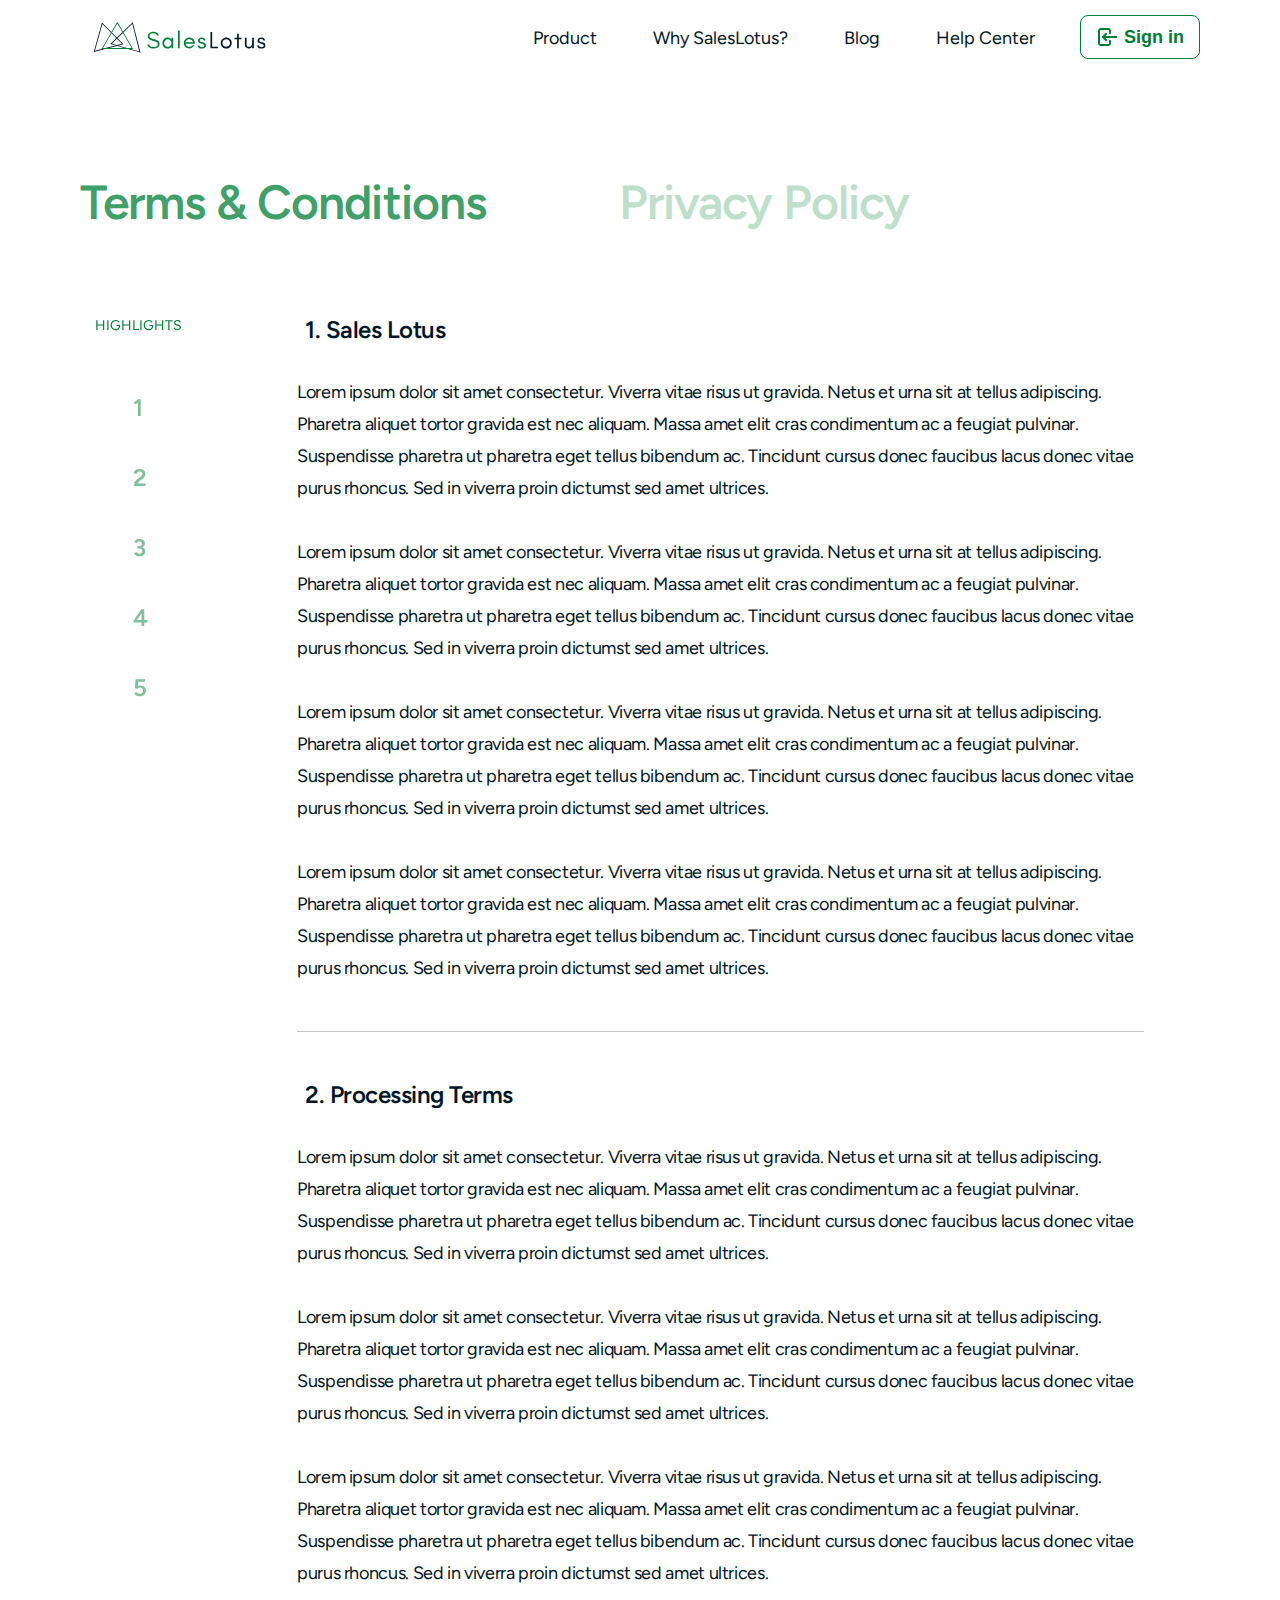
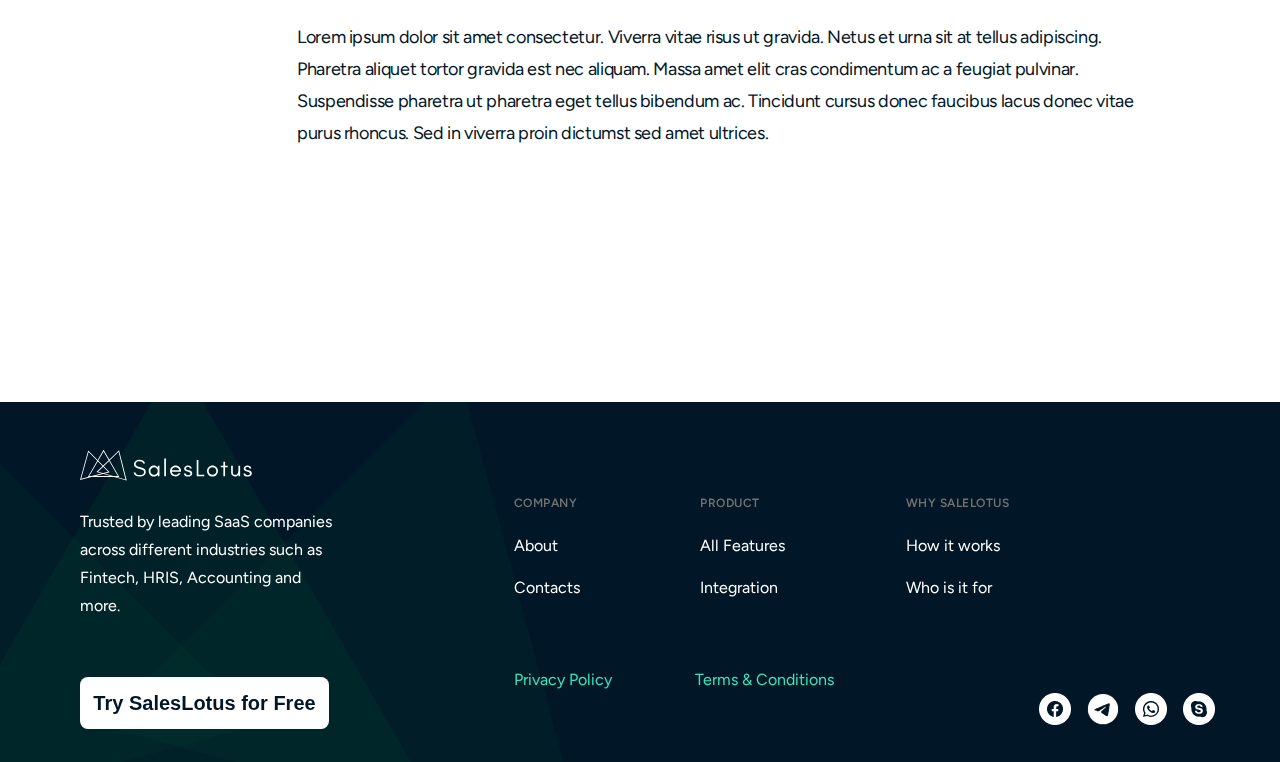
<file: Terms & Conditions.html>
<!DOCTYPE html>
<html lang="en">

<head>
    <meta charset="UTF-8">
    <meta http-equiv="X-UA-Compatible" content="IE=edge">
    <meta name="viewport" content="width=device-width, initial-scale=1.0">
    <link rel="shortcut icon" href="img/Logo.png" type="image/x-icon">
    <link rel="stylesheet" href="https://cdn.jsdelivr.net/npm/swiper@9/swiper-bundle.min.css" />
    <link type="text/css" rel="stylesheet" href="css/materialize.min.css" media="screen,projection">
    <link rel="preconnect" href="https://fonts.googleapis.com">
    <link rel="preconnect" href="https://fonts.gstatic.com" crossorigin>
    <link href="https://fonts.googleapis.com/icon?family=Material+Icons" rel="stylesheet">
    <link href="https://fonts.googleapis.com/css2?family=Figtree:wght@400;600&display=swap" rel="stylesheet">
    <link rel="stylesheet" href="css/global.css">
    <link rel="stylesheet" href="css/style.css">
    <title>SalesLotus</title>
</head>

<body>

    <ul id="slide-out" class="sidenav">
        <li class="sidenac__flex">
            <img src="img/Logo-header-mobile.png" alt="Company" class="sidenav__flex-logo">
            <a href="#!" class="sidenav-close s3"><img src="img/sidenav-close.png" class="sidenav__flex-close"></a>
        </li>
        <li><a href="#" class="sidenav-close">Product</a></li>
        <li><a href="#" class="sidenav-close">Why SalesLotus?</a></li>
        <li><a href="#" class="sidenav-close">Blog</a></li>
        <li><a href="#" class="sidenav-close">Help Center</a></li>
        <li class="sidenac__flex-2">
            <button class="sidenav-close about__flex-item1-buttom s1">Try SalesLotus for Free</button>
            <button class="sidenav-close header__flex-nav-button s2">Sign in</button>
        </li>
    </ul>

    <header>
        <div class="container">
            <div class="header__flex">
                <div class="header__flex-logo">
                    <a href="#" class="logo"><img src="img/Logo-header-svg.svg" alt="Logo"
                            class="header__flex-logo-img-1"></a>
                    <a href="#" class="logo"><img src="img/Logo-header-mobile-svg.svg" alt="Company"
                            class="header__flex-logo-img-2"></a>
                </div>
                <div class="header__flex-nav">
                    <a href="#" class="header__flex-nav-a">Product</a>
                    <a href="#" class="header__flex-nav-a">Why SalesLotus?</a>
                    <a href="#" class="header__flex-nav-a">Blog</a>
                    <a href="#" class="header__flex-nav-a">Help Center</a>
                    <button class="header__flex-nav-button"><img src="img/icons-b-f.png"
                            class="header__flex-nav-button-img">Sign in</button>
                    <img src="img/burger.png" class="header__flex-nav-burger sidenav-trigger"
                        data-target="slide-out"></img>
                </div>
            </div>
        </div>
    </header>

    <section class="tc">
        <div class="container bl">
            <div class="tc_name-flex">
                <a class="tc_name-flex-a tc-act">Terms & Conditions</a>
                <a class="tc_name-flex-a">Privacy Policy</a>
            </div>
            <div class="tc_text-flex">
                <div class="tc_text-flex-hl">
                    <h3 class="tc_text-flex-hl-h">HIGHLIGHTS</h3>
                    <a href="#p-1" class="tc_text-flex-hl-a act">1</a></br>
                    <a href="#p-2" class="tc_text-flex-hl-a">2</a></br>
                    <a href="#p-3" class="tc_text-flex-hl-a">3</a></br>
                    <a href="#p-4" class="tc_text-flex-hl-a">4</a></br>
                    <a href="#p-5" class="tc_text-flex-hl-a">5</a></br>
                </div>
                <div class="tc_text-flex-text">
                    <div class="tc_text-flex-text-item" id="p-1">
                        <h2 class="tc_text-flex-text-item-h">1. Sales Lotus</h2>
                        <p class="tc_text-flex-text-item-p">Lorem ipsum dolor sit amet consectetur. Viverra vitae risus ut gravida. Netus et urna sit at tellus adipiscing. Pharetra aliquet tortor gravida est nec aliquam. Massa amet elit cras condimentum ac a feugiat pulvinar. Suspendisse pharetra ut pharetra eget tellus bibendum ac. Tincidunt cursus donec faucibus lacus donec vitae purus rhoncus. Sed in viverra proin dictumst sed amet ultrices.</p>
                        <p class="tc_text-flex-text-item-p">Lorem ipsum dolor sit amet consectetur. Viverra vitae risus ut gravida. Netus et urna sit at tellus adipiscing. Pharetra aliquet tortor gravida est nec aliquam. Massa amet elit cras condimentum ac a feugiat pulvinar. Suspendisse pharetra ut pharetra eget tellus bibendum ac. Tincidunt cursus donec faucibus lacus donec vitae purus rhoncus. Sed in viverra proin dictumst sed amet ultrices.</p>
                        <p class="tc_text-flex-text-item-p">Lorem ipsum dolor sit amet consectetur. Viverra vitae risus ut gravida. Netus et urna sit at tellus adipiscing. Pharetra aliquet tortor gravida est nec aliquam. Massa amet elit cras condimentum ac a feugiat pulvinar. Suspendisse pharetra ut pharetra eget tellus bibendum ac. Tincidunt cursus donec faucibus lacus donec vitae purus rhoncus. Sed in viverra proin dictumst sed amet ultrices.</p>
                        <p class="tc_text-flex-text-item-p">Lorem ipsum dolor sit amet consectetur. Viverra vitae risus ut gravida. Netus et urna sit at tellus adipiscing. Pharetra aliquet tortor gravida est nec aliquam. Massa amet elit cras condimentum ac a feugiat pulvinar. Suspendisse pharetra ut pharetra eget tellus bibendum ac. Tincidunt cursus donec faucibus lacus donec vitae purus rhoncus. Sed in viverra proin dictumst sed amet ultrices.</p>
                        <div class="tc_text-flex-text-item-line"></div>
                    </div>
                    <div class="tc_text-flex-text-item" id="p-2">
                        <h2 class="tc_text-flex-text-item-h">2. Processing Terms</h2>
                        <p class="tc_text-flex-text-item-p">Lorem ipsum dolor sit amet consectetur. Viverra vitae risus ut gravida. Netus et urna sit at tellus adipiscing. Pharetra aliquet tortor gravida est nec aliquam. Massa amet elit cras condimentum ac a feugiat pulvinar. Suspendisse pharetra ut pharetra eget tellus bibendum ac. Tincidunt cursus donec faucibus lacus donec vitae purus rhoncus. Sed in viverra proin dictumst sed amet ultrices.</p>
                        <p class="tc_text-flex-text-item-p">Lorem ipsum dolor sit amet consectetur. Viverra vitae risus ut gravida. Netus et urna sit at tellus adipiscing. Pharetra aliquet tortor gravida est nec aliquam. Massa amet elit cras condimentum ac a feugiat pulvinar. Suspendisse pharetra ut pharetra eget tellus bibendum ac. Tincidunt cursus donec faucibus lacus donec vitae purus rhoncus. Sed in viverra proin dictumst sed amet ultrices.</p>
                        <p class="tc_text-flex-text-item-p">Lorem ipsum dolor sit amet consectetur. Viverra vitae risus ut gravida. Netus et urna sit at tellus adipiscing. Pharetra aliquet tortor gravida est nec aliquam. Massa amet elit cras condimentum ac a feugiat pulvinar. Suspendisse pharetra ut pharetra eget tellus bibendum ac. Tincidunt cursus donec faucibus lacus donec vitae purus rhoncus. Sed in viverra proin dictumst sed amet ultrices.</p>
                        <p class="tc_text-flex-text-item-p">Lorem ipsum dolor sit amet consectetur. Viverra vitae risus ut gravida. Netus et urna sit at tellus adipiscing. Pharetra aliquet tortor gravida est nec aliquam. Massa amet elit cras condimentum ac a feugiat pulvinar. Suspendisse pharetra ut pharetra eget tellus bibendum ac. Tincidunt cursus donec faucibus lacus donec vitae purus rhoncus. Sed in viverra proin dictumst sed amet ultrices.</p>
                    </div>
                </div>
            </div>
        </div>
    </section>

    <footer>
        <div class="container">
            <div class="footer__grid">
                <div class="footer__grid-item-1">
                    <img src="img/logo-footer.svg" alt="logo" class="footer__grid-item-1-img">
                    <p class="footer__grid-item-1-p">Trusted by leading SaaS companies across different industries such
                        as Fintech, HRIS, Accounting and more.</p>
                    <button class="about__flex-item1-buttom fot">Try SalesLotus for Free</button>
                </div>
                <div class="footer__grid-item-2 blff">
                    <div class="footer__grid-item-3">
                        <div class="footer__grid-item-3-item-1">
                            <h3 class="footer__grid-item-3-item-h3">Company</h3>
                            <a href="#" class="footer__grid-item-3-item-a">About</a><br>
                            <a href="#" class="footer__grid-item-3-item-a">Contacts</a>
                        </div>
                        <div class="footer__grid-item-3-item-2">
                            <h3 class="footer__grid-item-3-item-h3">Product</h3>
                            <a href="#" class="footer__grid-item-3-item-a">All Features</a><br>
                            <a href="#" class="footer__grid-item-3-item-a">Integration</a>
                        </div>
                        <div class="footer__grid-item-3-item-3">
                            <h3 class="footer__grid-item-3-item-h3">why Salelotus</h3>
                            <a href="#" class="footer__grid-item-3-item-a">How it works</a><br>
                            <a href="#" class="footer__grid-item-3-item-a">Who is it for</a>
                        </div>
                        <div class="footer__grid-item-3-item-4">
                            <h3 class="footer__grid-item-3-item-h3">Others</h3>
                            <a href="#" class="footer__grid-item-3-item-a">Blog</a><br>
                            <a href="#" class="footer__grid-item-3-item-a">Help Center</a>
                        </div>
                    </div>
                    <div class="footer__grid-item-blog">
                        <a href="#!" class="footer__grid-item-blog-a">Privacy Policy</a>
                        <a href="#!" class="footer__grid-item-blog-a">Terms & Conditions</a>
                    </div>
                </div>
                <div class="footer__grid-item-3 pl">
                    <div class="footer__grid-item-3-item-1">
                        <h3 class="footer__grid-item-3-item-h3">Company</h3>
                        <a href="#" class="footer__grid-item-3-item-a">About</a><br>
                        <a href="#" class="footer__grid-item-3-item-a">Contacts</a>
                    </div>
                    <div class="footer__grid-item-3-item-2">
                        <h3 class="footer__grid-item-3-item-h3">Product</h3>
                        <a href="#" class="footer__grid-item-3-item-a">All Features</a><br>
                        <a href="#" class="footer__grid-item-3-item-a">Integration</a>
                    </div>
                    <div class="footer__grid-item-3-item-3">
                        <h3 class="footer__grid-item-3-item-h3">why Salelotus</h3>
                        <a href="#" class="footer__grid-item-3-item-a">How it works</a><br>
                        <a href="#" class="footer__grid-item-3-item-a">Who is it for</a>
                    </div>
                    <div class="footer__grid-item-3-item-4">
                        <h3 class="footer__grid-item-3-item-h3">Others</h3>
                        <a href="#" class="footer__grid-item-3-item-a">Blog</a><br>
                        <a href="#" class="footer__grid-item-3-item-a">Help Center</a>
                    </div>

                </div>
                <div class="footer__grid-item-4">
                    <a href="#" class="footer__grid-item-4-a"><img src="img/facebook.png"
                            class="footer__grid-item-4-a-img"></a>
                    <a href="#" class="footer__grid-item-4-a"><img src="img/telegram.png"
                            class="footer__grid-item-4-a-img"></a>
                    <a href="#" class="footer__grid-item-4-a"><img src="img/whatsapp.png"
                            class="footer__grid-item-4-a-img"></a>
                    <a href="#" class="footer__grid-item-4-a"><img src="img/skype.png"
                            class="footer__grid-item-4-a-img"></a>
                </div>
            </div>
        </div>
    </footer>

    <script src="https://cdn.jsdelivr.net/npm/swiper@9/swiper-bundle.min.js"></script>
    <script type="text/javascript" src="js/materialize.js"></script>
    <script type="text/javascript" src="js/main.js"></script>
</body>

</html>
</file>
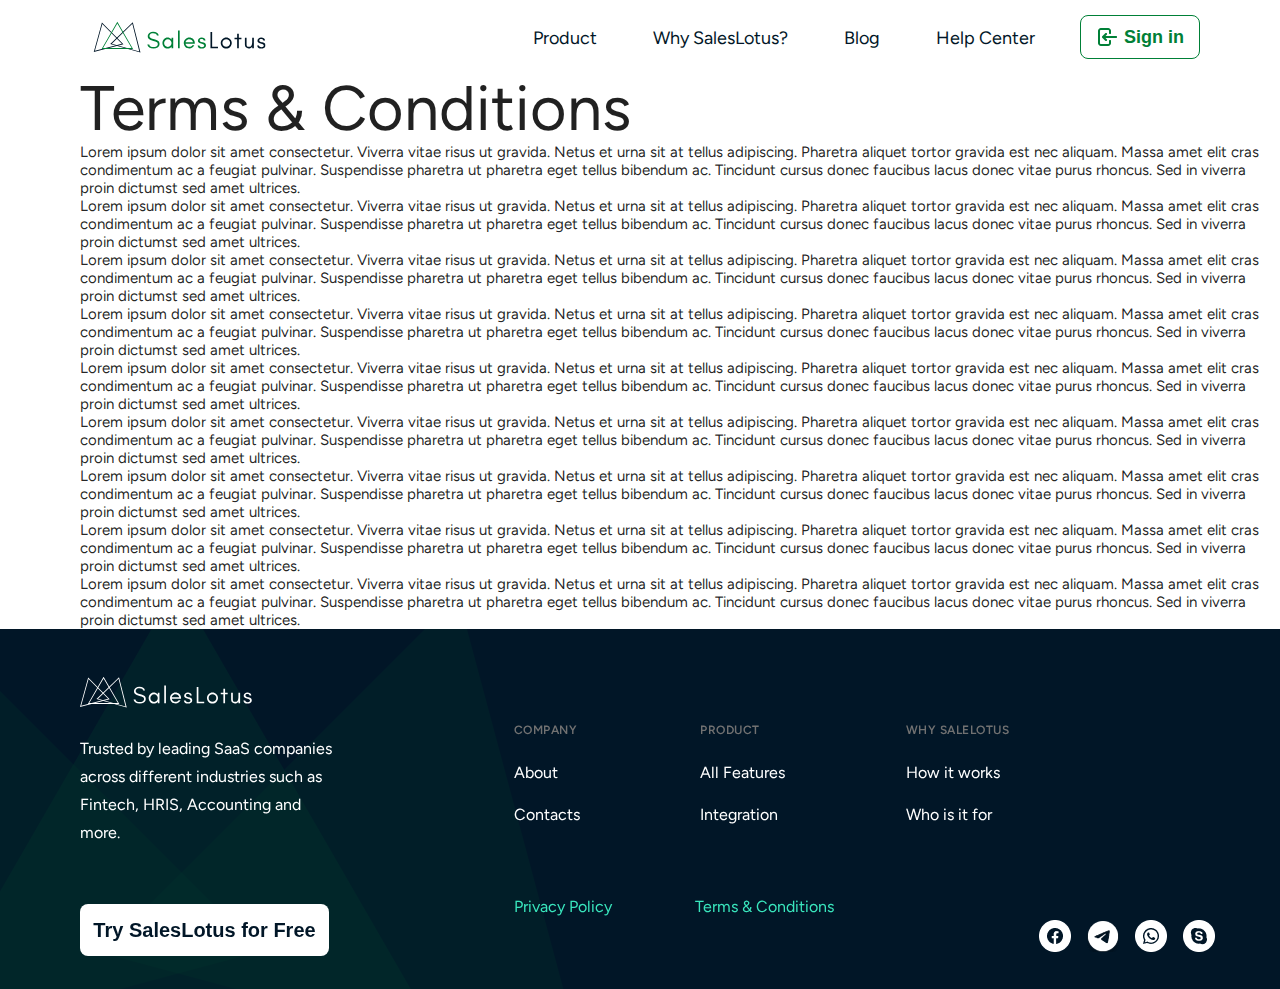
<file: terms&conditions.html>
<!DOCTYPE html>
<html lang="en">

<head>
    <meta charset="UTF-8">
    <meta http-equiv="X-UA-Compatible" content="IE=edge">
    <meta name="viewport" content="width=device-width, initial-scale=1.0">
    <link rel="shortcut icon" href="img/Logo.png" type="image/x-icon">
    <link rel="stylesheet" href="https://cdn.jsdelivr.net/npm/swiper@9/swiper-bundle.min.css" />
    <link type="text/css" rel="stylesheet" href="css/materialize.min.css" media="screen,projection">
    <link rel="preconnect" href="https://fonts.googleapis.com">
    <link rel="preconnect" href="https://fonts.gstatic.com" crossorigin>
    <link href="https://fonts.googleapis.com/icon?family=Material+Icons" rel="stylesheet">
    <link href="https://fonts.googleapis.com/css2?family=Figtree:wght@400;600&display=swap" rel="stylesheet">
    <link rel="stylesheet" href="css/global.css">
    <link rel="stylesheet" href="css/style.css">
    <title>SalesLotus</title>
</head>

<body>

    <ul id="slide-out" class="sidenav">
        <li class="sidenac__flex">
            <img src="img/Logo-header-mobile.png" alt="Company" class="sidenav__flex-logo">
            <a href="#!" class="sidenav-close s3"><img src="img/sidenav-close.png" class="sidenav__flex-close"></a>
        </li>
        <li><a href="#" class="sidenav-close">Product</a></li>
        <li><a href="#" class="sidenav-close">Why SalesLotus?</a></li>
        <li><a href="#" class="sidenav-close">Blog</a></li>
        <li><a href="#" class="sidenav-close">Help Center</a></li>
        <li class="sidenac__flex-2">
            <button class="sidenav-close about__flex-item1-buttom s1">Try SalesLotus for Free</button>
            <button class="sidenav-close header__flex-nav-button s2">Sign in</button>
        </li>
    </ul>

    <header>
        <div class="container">
            <div class="header__flex">
                <div class="header__flex-logo">
                    <a href="#" class="logo"><img src="img/Logo-header-svg.svg" alt="Logo"
                            class="header__flex-logo-img-1"></a>
                    <a href="#" class="logo"><img src="img/Logo-header-mobile-svg.svg" alt="Company"
                            class="header__flex-logo-img-2"></a>
                </div>
                <div class="header__flex-nav">
                    <a href="#" class="header__flex-nav-a">Product</a>
                    <a href="#" class="header__flex-nav-a">Why SalesLotus?</a>
                    <a href="#" class="header__flex-nav-a">Blog</a>
                    <a href="#" class="header__flex-nav-a">Help Center</a>
                    <button class="header__flex-nav-button"><img src="img/icons-b-f.png"
                            class="header__flex-nav-button-img">Sign in</button>
                    <img src="img/burger.png" class="header__flex-nav-burger sidenav-trigger"
                        data-target="slide-out"></img>
                </div>
            </div>
        </div>
    </header>

    <section class="tc">
        <div class="container bl">
            <h1 class="tc_h1">Terms & Conditions</h1>
            <ul>
                <li>Lorem ipsum dolor sit amet consectetur. Viverra vitae risus ut gravida. Netus et urna
                    sit at tellus adipiscing. Pharetra aliquet tortor gravida est nec aliquam. Massa amet elit cras
                    condimentum ac a feugiat pulvinar. Suspendisse pharetra ut pharetra eget tellus bibendum ac.
                    Tincidunt cursus donec faucibus lacus donec vitae purus rhoncus. Sed in viverra proin dictumst sed
                    amet ultrices.</li>
                <li>Lorem ipsum dolor sit amet consectetur. Viverra vitae risus ut gravida. Netus et urna
                    sit at tellus adipiscing. Pharetra aliquet tortor gravida est nec aliquam. Massa amet elit cras
                    condimentum ac a feugiat pulvinar. Suspendisse pharetra ut pharetra eget tellus bibendum ac.
                    Tincidunt cursus donec faucibus lacus donec vitae purus rhoncus. Sed in viverra proin dictumst sed
                    amet ultrices.</li>
                <li>Lorem ipsum dolor sit amet consectetur. Viverra vitae risus ut gravida. Netus et urna
                    sit at tellus adipiscing. Pharetra aliquet tortor gravida est nec aliquam. Massa amet elit cras
                    condimentum ac a feugiat pulvinar. Suspendisse pharetra ut pharetra eget tellus bibendum ac.
                    Tincidunt cursus donec faucibus lacus donec vitae purus rhoncus. Sed in viverra proin dictumst sed
                    amet ultrices.</li>
                <li>Lorem ipsum dolor sit amet consectetur. Viverra vitae risus ut gravida. Netus et urna
                    sit at tellus adipiscing. Pharetra aliquet tortor gravida est nec aliquam. Massa amet elit cras
                    condimentum ac a feugiat pulvinar. Suspendisse pharetra ut pharetra eget tellus bibendum ac.
                    Tincidunt cursus donec faucibus lacus donec vitae purus rhoncus. Sed in viverra proin dictumst sed
                    amet ultrices.</li>
                <li>Lorem ipsum dolor sit amet consectetur. Viverra vitae risus ut gravida. Netus et urna
                    sit at tellus adipiscing. Pharetra aliquet tortor gravida est nec aliquam. Massa amet elit cras
                    condimentum ac a feugiat pulvinar. Suspendisse pharetra ut pharetra eget tellus bibendum ac.
                    Tincidunt cursus donec faucibus lacus donec vitae purus rhoncus. Sed in viverra proin dictumst sed
                    amet ultrices.</li>
                <li>Lorem ipsum dolor sit amet consectetur. Viverra vitae risus ut gravida. Netus et urna
                    sit at tellus adipiscing. Pharetra aliquet tortor gravida est nec aliquam. Massa amet elit cras
                    condimentum ac a feugiat pulvinar. Suspendisse pharetra ut pharetra eget tellus bibendum ac.
                    Tincidunt cursus donec faucibus lacus donec vitae purus rhoncus. Sed in viverra proin dictumst sed
                    amet ultrices.</li>
                <li>Lorem ipsum dolor sit amet consectetur. Viverra vitae risus ut gravida. Netus et urna
                    sit at tellus adipiscing. Pharetra aliquet tortor gravida est nec aliquam. Massa amet elit cras
                    condimentum ac a feugiat pulvinar. Suspendisse pharetra ut pharetra eget tellus bibendum ac.
                    Tincidunt cursus donec faucibus lacus donec vitae purus rhoncus. Sed in viverra proin dictumst sed
                    amet ultrices.</li>
                <li>Lorem ipsum dolor sit amet consectetur. Viverra vitae risus ut gravida. Netus et urna
                    sit at tellus adipiscing. Pharetra aliquet tortor gravida est nec aliquam. Massa amet elit cras
                    condimentum ac a feugiat pulvinar. Suspendisse pharetra ut pharetra eget tellus bibendum ac.
                    Tincidunt cursus donec faucibus lacus donec vitae purus rhoncus. Sed in viverra proin dictumst sed
                    amet ultrices.</li>
                <li>Lorem ipsum dolor sit amet consectetur. Viverra vitae risus ut gravida. Netus et urna
                    sit at tellus adipiscing. Pharetra aliquet tortor gravida est nec aliquam. Massa amet elit cras
                    condimentum ac a feugiat pulvinar. Suspendisse pharetra ut pharetra eget tellus bibendum ac.
                    Tincidunt cursus donec faucibus lacus donec vitae purus rhoncus. Sed in viverra proin dictumst sed
                    amet ultrices.</li>
            </ul>
        </div>
    </section>

    <footer>
        <div class="container">
            <div class="footer__grid">
                <div class="footer__grid-item-1">
                    <img src="img/logo-footer.svg" alt="logo" class="footer__grid-item-1-img">
                    <p class="footer__grid-item-1-p">Trusted by leading SaaS companies across different industries such
                        as Fintech, HRIS, Accounting and more.</p>
                    <button class="about__flex-item1-buttom fot">Try SalesLotus for Free</button>
                </div>
                <div class="footer__grid-item-2 blff">
                    <div class="footer__grid-item-3">
                        <div class="footer__grid-item-3-item-1">
                            <h3 class="footer__grid-item-3-item-h3">Company</h3>
                            <a href="#" class="footer__grid-item-3-item-a">About</a><br>
                            <a href="#" class="footer__grid-item-3-item-a">Contacts</a>
                        </div>
                        <div class="footer__grid-item-3-item-2">
                            <h3 class="footer__grid-item-3-item-h3">Product</h3>
                            <a href="#" class="footer__grid-item-3-item-a">All Features</a><br>
                            <a href="#" class="footer__grid-item-3-item-a">Integration</a>
                        </div>
                        <div class="footer__grid-item-3-item-3">
                            <h3 class="footer__grid-item-3-item-h3">why Salelotus</h3>
                            <a href="#" class="footer__grid-item-3-item-a">How it works</a><br>
                            <a href="#" class="footer__grid-item-3-item-a">Who is it for</a>
                        </div>
                        <div class="footer__grid-item-3-item-4">
                            <h3 class="footer__grid-item-3-item-h3">Others</h3>
                            <a href="#" class="footer__grid-item-3-item-a">Blog</a><br>
                            <a href="#" class="footer__grid-item-3-item-a">Help Center</a>
                        </div>
                    </div>
                    <div class="footer__grid-item-blog">
                        <a href="#!" class="footer__grid-item-blog-a">Privacy Policy</a>
                        <a href="#!" class="footer__grid-item-blog-a">Terms & Conditions</a>
                    </div>
                </div>
                <div class="footer__grid-item-3 pl">
                    <div class="footer__grid-item-3-item-1">
                        <h3 class="footer__grid-item-3-item-h3">Company</h3>
                        <a href="#" class="footer__grid-item-3-item-a">About</a><br>
                        <a href="#" class="footer__grid-item-3-item-a">Contacts</a>
                    </div>
                    <div class="footer__grid-item-3-item-2">
                        <h3 class="footer__grid-item-3-item-h3">Product</h3>
                        <a href="#" class="footer__grid-item-3-item-a">All Features</a><br>
                        <a href="#" class="footer__grid-item-3-item-a">Integration</a>
                    </div>
                    <div class="footer__grid-item-3-item-3">
                        <h3 class="footer__grid-item-3-item-h3">why Salelotus</h3>
                        <a href="#" class="footer__grid-item-3-item-a">How it works</a><br>
                        <a href="#" class="footer__grid-item-3-item-a">Who is it for</a>
                    </div>
                    <div class="footer__grid-item-3-item-4">
                        <h3 class="footer__grid-item-3-item-h3">Others</h3>
                        <a href="#" class="footer__grid-item-3-item-a">Blog</a><br>
                        <a href="#" class="footer__grid-item-3-item-a">Help Center</a>
                    </div>

                </div>
                <div class="footer__grid-item-4">
                    <a href="#" class="footer__grid-item-4-a"><img src="img/facebook.png"
                            class="footer__grid-item-4-a-img"></a>
                    <a href="#" class="footer__grid-item-4-a"><img src="img/telegram.png"
                            class="footer__grid-item-4-a-img"></a>
                    <a href="#" class="footer__grid-item-4-a"><img src="img/whatsapp.png"
                            class="footer__grid-item-4-a-img"></a>
                    <a href="#" class="footer__grid-item-4-a"><img src="img/skype.png"
                            class="footer__grid-item-4-a-img"></a>
                </div>
            </div>
        </div>
    </footer>

    <script src="https://cdn.jsdelivr.net/npm/swiper@9/swiper-bundle.min.js"></script>
    <script type="text/javascript" src="js/materialize.js"></script>
    <script type="text/javascript" src="js/main.js"></script>
</body>

</html>
</file>
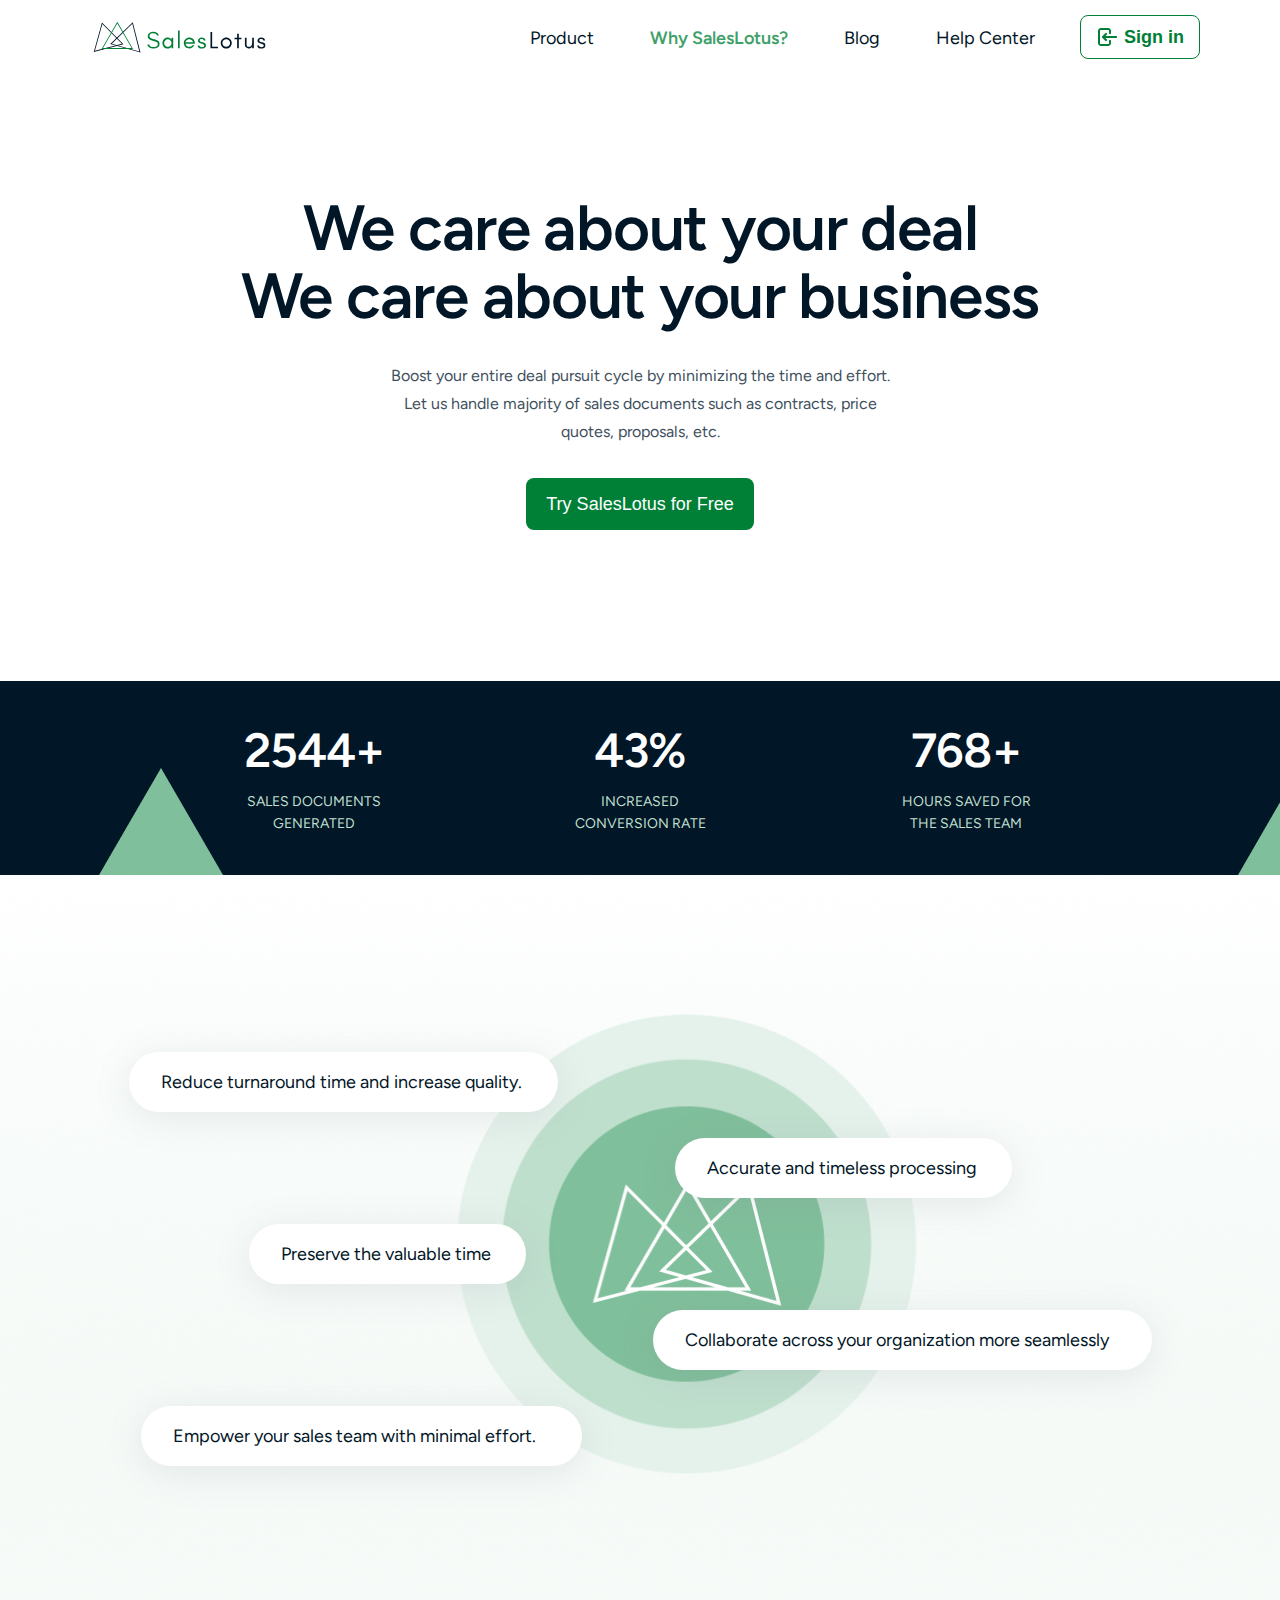
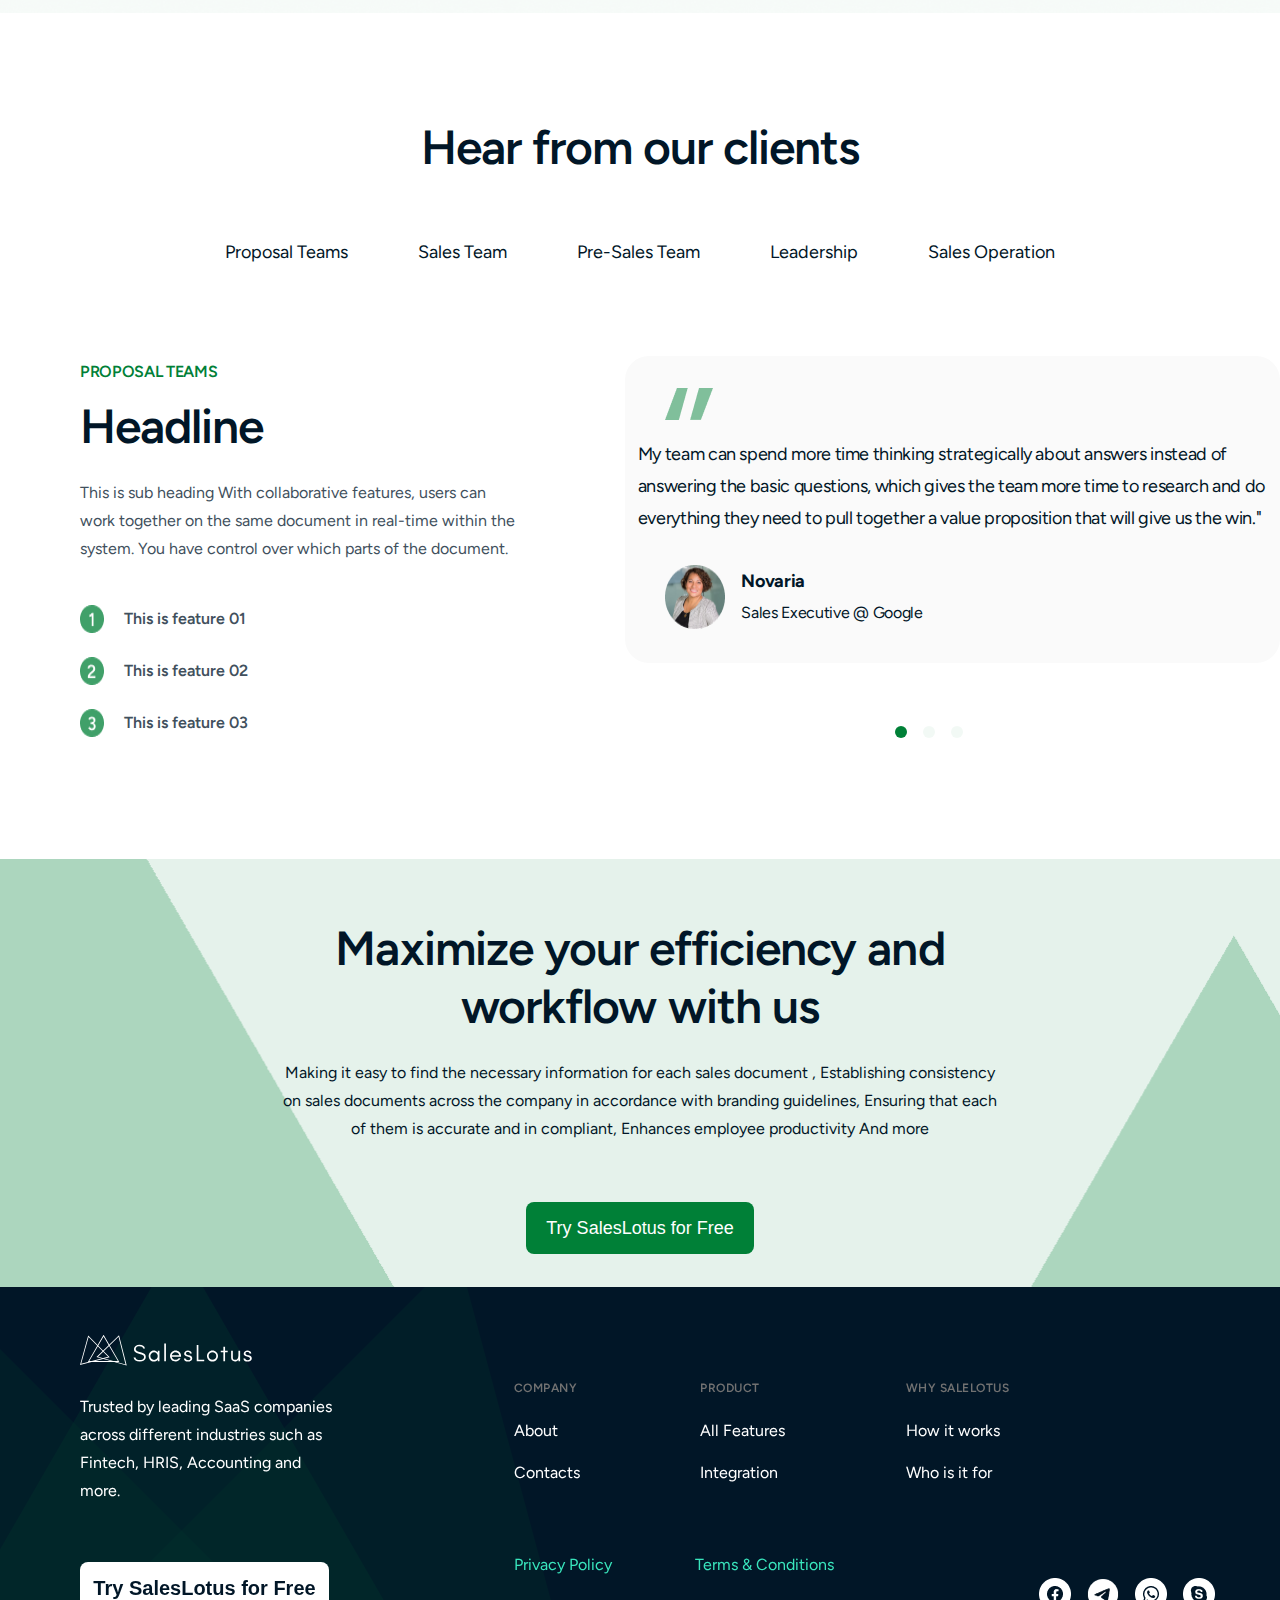
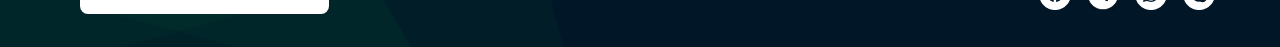
<file: Why SL.html>
<!DOCTYPE html>
<html lang="en">

<head>
    <meta charset="UTF-8">
    <meta http-equiv="X-UA-Compatible" content="IE=edge">
    <meta name="viewport" content="width=device-width, initial-scale=1.0">
    <link rel="shortcut icon" href="img/Logo.png" type="image/x-icon">
    <link rel="stylesheet" href="https://cdn.jsdelivr.net/npm/swiper@9/swiper-bundle.min.css" />
    <link type="text/css" rel="stylesheet" href="css/materialize.min.css" media="screen,projection">
    <link rel="preconnect" href="https://fonts.googleapis.com">
    <link rel="preconnect" href="https://fonts.gstatic.com" crossorigin>
    <link href="https://fonts.googleapis.com/icon?family=Material+Icons" rel="stylesheet">
    <link href="https://fonts.googleapis.com/css2?family=Figtree:wght@400;600&display=swap" rel="stylesheet">
    <link rel="stylesheet" href="css/global.css">
    <link rel="stylesheet" href="css/style.css">
    <title>SalesLotus</title>
</head>

<body>

    <ul id="slide-out" class="sidenav">
        <li class="sidenac__flex">
            <img src="img/Logo-header-mobile.png" alt="Company" class="sidenav__flex-logo">
            <a href="#!" class="sidenav-close s3"><img src="img/sidenav-close.png" class="sidenav__flex-close"></a>
        </li>
        <li><a href="#" class="sidenav-close">Product</a></li>
        <li><a href="#" class="sidenav-close">Why SalesLotus?</a></li>
        <li><a href="#" class="sidenav-close">Blog</a></li>
        <li><a href="#" class="sidenav-close">Help Center</a></li>
        <li class="sidenac__flex-2">
            <button class="sidenav-close about__flex-item1-buttom s1">Try SalesLotus for Free</button>
            <button class="sidenav-close header__flex-nav-button s2">Sign in</button>
        </li>
    </ul>

    <header>
        <div class="container">
            <div class="header__flex">
                <div class="header__flex-logo">
                    <a href="#" class="logo"><img src="img/Logo-header-svg.svg" alt="Logo"
                            class="header__flex-logo-img-1"></a>
                    <a href="#" class="logo"><img src="img/Logo-header-mobile-svg.svg" alt="Company"
                            class="header__flex-logo-img-2"></a>
                </div>
                <div class="header__flex-nav">
                    <a href="#" class="header__flex-nav-a">Product</a>
                    <a href="#" class="header__flex-nav-a clicked">Why SalesLotus?</a>
                    <a href="#" class="header__flex-nav-a">Blog</a>
                    <a href="#" class="header__flex-nav-a">Help Center</a>
                    <button class="header__flex-nav-button"><img src="img/icons-b-f.png"
                            class="header__flex-nav-button-img">Sign in</button>
                    <img src="img/burger.png" class="header__flex-nav-burger sidenav-trigger"
                        data-target="slide-out"></img>
                </div>
            </div>
        </div>
    </header>

    <section class="try">
        <div class="container">
            <h1 class="why_h1">We care about your deal</h1>
            <h1 class="why_h2">We care about your business</h1>
            <p class="why_p">Boost your entire deal pursuit cycle by minimizing the time and effort.
                Let us handle majority of sales documents such as contracts, price quotes, proposals, etc.</p>
            <div class="try_b">
                <button class="about__flex-item1-buttom try_b-b">Try SalesLotus for Free</button>
            </div>
        </div>
    </section>

    <section class="numb">
        <div class="container">
            <div class="numb_flex">
                <div class="numb_flex-item">
                    <h2 class="numb_flex-item-h2">2544+</h2>
                    <h4 class="numb_flex-item-h4">SALES DOCUMENTS GENERATED</h4>
                </div>
                <div class="numb_flex-item">
                    <h2 class="numb_flex-item-h2">43%</h2>
                    <h4 class="numb_flex-item-h4">INCREASED
                        CONVERSION RATE</h4>
                </div>
                <div class="numb_flex-item">
                    <h2 class="numb_flex-item-h2">768+</h2>
                    <h4 class="numb_flex-item-h4">Hours saved for the sales team</h4>
                </div>
            </div>
        </div>
    </section>

    <section class="circle_w">
        <div class="container">
            <div class="circle_c">
                <h2 class="circle_card csp-1">Reduce turnaround time and increase quality.</h2>
                <h2 class="circle_card csp-2">Accurate and timeless processing</h2>
                <h2 class="circle_card csp-3">Preserve the valuable time</h2>
                <h2 class="circle_card csp-4">Collaborate across your organization more seamlessly</h2>
                <h2 class="circle_card csp-5">Empower your sales team with minimal effort.</h2>
            </div>
        </div>
    </section>

    <section class="clients">
        <div class="container">
            <h1 class="clients_h">Hear from our clients</h1>
            <div class="header__flex-nav clsp">
                <a id="bust_1" class="header__flex-nav-a nsp">Proposal Teams</a>
                <a id="bust_2" class="header__flex-nav-a nsp">Sales Team</a>
                <a id="bust_3" class="header__flex-nav-a nsp">Pre-Sales Team</a>
                <a id="bust_4" class="header__flex-nav-a nsp">Leadership</a>
                <a id="bust_5" class="header__flex-nav-a nsp">Sales Operation</a>
            </div>
            <div id="post_1" class="clients_flex p_1">
                <div class="clients_flex_l">
                    <h3 class="clients_flex_l-h3">proposal teams</h3>
                    <h1 class="clients_flex_l-h1">Headline</h1>
                    <p class="clients_flex_l-p">This is sub heading With collaborative features, users can work together on the same document in real-time within the system. You have control over which parts of the document. </p>
                    <div class="clients_flex_l-li">
                        <img src="img/Why 01.png" alt="01" class="clients_flex_l-li-img">
                        <p class="clients_flex_l-li-p">This is feature 01</p>
                    </div>
                    <div class="clients_flex_l-li">
                        <img src="img/Why 2.png" alt="02" class="clients_flex_l-li-img">
                        <p class="clients_flex_l-li-p">This is feature 02</p>
                    </div>
                    <div class="clients_flex_l-li">
                        <img src="img/Why 3.png" alt="03" class="clients_flex_l-li-img">
                        <p class="clients_flex_l-li-p">This is feature 03</p>
                    </div>
                </div>
                <div class="swiper swiper-cl">
                    <div class="swiper-wrapper">
                        <div class="swiper-slide">
                            <div class="clients_swiper-item-1">
                                <img src="img/why_cl-1.png" class="clients_swiper-item-img">
                                <p class="clients_swiper-item-p">My team can spend more time thinking strategically about
                                    answers instead of answering the basic questions, which gives the team more time to
                                    research and do everything they need to pull together a value proposition that will give
                                    us the win."</p>
                                <div class="clients_swiper-item-flex">
                                    <img src="img/why_cl-2.png" class="clients_swiper-item-flex-img">
                                    <div class="clients_swiper-item-flex-text">
                                        <h3 class="clients_swiper-item-flex-text-name">Novaria</h3>
                                        <p class="clients_swiper-item-flex-text-about">Sales Executive @ Google</p>
                                    </div>
                                </div>
                            </div>
                        </div>
                        <div class="swiper-slide">
                            <div class="clients_swiper-item-1">
                                <img src="img/why_cl-1.png" class="clients_swiper-item-img">
                                <p class="clients_swiper-item-p">My team can spend more time thinking strategically about
                                    answers instead of answering the basic questions, which gives the team more time to
                                    research and do everything they need to pull together a value proposition that will give
                                    us the win."</p>
                                <div class="clients_swiper-item-flex">
                                    <img src="img/why_cl-2.png" class="clients_swiper-item-flex-img">
                                    <div class="clients_swiper-item-flex-text">
                                        <h3 class="clients_swiper-item-flex-text-name">Novaria</h3>
                                        <p class="clients_swiper-item-flex-text-about">Sales Executive @ Google</p>
                                    </div>
                                </div>
                            </div>
                        </div>
                        <div class="swiper-slide">
                            <div class="clients_swiper-item-1">
                                <img src="img/why_cl-1.png" class="clients_swiper-item-img">
                                <p class="clients_swiper-item-p">My team can spend more time thinking strategically about
                                    answers instead of answering the basic questions, which gives the team more time to
                                    research and do everything they need to pull together a value proposition that will give
                                    us the win."</p>
                                <div class="clients_swiper-item-flex">
                                    <img src="img/why_cl-2.png" class="clients_swiper-item-flex-img">
                                    <div class="clients_swiper-item-flex-text">
                                        <h3 class="clients_swiper-item-flex-text-name">Novaria</h3>
                                        <p class="clients_swiper-item-flex-text-about">Sales Executive @ Google</p>
                                    </div>
                                </div>
                            </div>
                        </div>
                    </div>
                    <div class="swiper-pagination"></div>
                </div>
            </div>
            <div id="post_2" class="clients_flex p_2">
                <div class="clients_flex_l">
                    <h3 class="clients_flex_l-h3">Sales Team</h3>
                    <h1 class="clients_flex_l-h1">Headline</h1>
                    <p class="clients_flex_l-p">This is sub heading With collaborative features, users can work together on the same document in real-time within the system. You have control over which parts of the document. </p>
                    <div class="clients_flex_l-li">
                        <img src="img/Why 01.png" alt="01" class="clients_flex_l-li-img">
                        <p class="clients_flex_l-li-p">This is feature 01</p>
                    </div>
                    <div class="clients_flex_l-li">
                        <img src="img/Why 2.png" alt="02" class="clients_flex_l-li-img">
                        <p class="clients_flex_l-li-p">This is feature 02</p>
                    </div>
                    <div class="clients_flex_l-li">
                        <img src="img/Why 3.png" alt="03" class="clients_flex_l-li-img">
                        <p class="clients_flex_l-li-p">This is feature 03</p>
                    </div>
                </div>
                <div class="swiper swiper-cl">
                    <div class="swiper-wrapper">
                        <div class="swiper-slide">
                            <div class="clients_swiper-item-1">
                                <img src="img/why_cl-1.png" class="clients_swiper-item-img">
                                <p class="clients_swiper-item-p">My team can spend more time thinking strategically about
                                    answers instead of answering the basic questions, which gives the team more time to
                                    research and do everything they need to pull together a value proposition that will give
                                    us the win."</p>
                                <div class="clients_swiper-item-flex">
                                    <img src="img/why_cl-2.png" class="clients_swiper-item-flex-img">
                                    <div class="clients_swiper-item-flex-text">
                                        <h3 class="clients_swiper-item-flex-text-name">Novaria</h3>
                                        <p class="clients_swiper-item-flex-text-about">Sales Executive @ Google</p>
                                    </div>
                                </div>
                            </div>
                        </div>
                        <div class="swiper-slide">
                            <div class="clients_swiper-item-1">
                                <img src="img/why_cl-1.png" class="clients_swiper-item-img">
                                <p class="clients_swiper-item-p">My team can spend more time thinking strategically about
                                    answers instead of answering the basic questions, which gives the team more time to
                                    research and do everything they need to pull together a value proposition that will give
                                    us the win."</p>
                                <div class="clients_swiper-item-flex">
                                    <img src="img/why_cl-2.png" class="clients_swiper-item-flex-img">
                                    <div class="clients_swiper-item-flex-text">
                                        <h3 class="clients_swiper-item-flex-text-name">Novaria</h3>
                                        <p class="clients_swiper-item-flex-text-about">Sales Executive @ Google</p>
                                    </div>
                                </div>
                            </div>
                        </div>
                        <div class="swiper-slide">
                            <div class="clients_swiper-item-1">
                                <img src="img/why_cl-1.png" class="clients_swiper-item-img">
                                <p class="clients_swiper-item-p">My team can spend more time thinking strategically about
                                    answers instead of answering the basic questions, which gives the team more time to
                                    research and do everything they need to pull together a value proposition that will give
                                    us the win."</p>
                                <div class="clients_swiper-item-flex">
                                    <img src="img/why_cl-2.png" class="clients_swiper-item-flex-img">
                                    <div class="clients_swiper-item-flex-text">
                                        <h3 class="clients_swiper-item-flex-text-name">Novaria</h3>
                                        <p class="clients_swiper-item-flex-text-about">Sales Executive @ Google</p>
                                    </div>
                                </div>
                            </div>
                        </div>
                    </div>
                    <div class="swiper-pagination"></div>
                </div>
            </div>
            <div id="post_3" class="clients_flex p_3">
                <div class="clients_flex_l">
                    <h3 class="clients_flex_l-h3">Pre-Sales Team</h3>
                    <h1 class="clients_flex_l-h1">Headline</h1>
                    <p class="clients_flex_l-p">This is sub heading With collaborative features, users can work together on the same document in real-time within the system. You have control over which parts of the document. </p>
                    <div class="clients_flex_l-li">
                        <img src="img/Why 01.png" alt="01" class="clients_flex_l-li-img">
                        <p class="clients_flex_l-li-p">This is feature 01</p>
                    </div>
                    <div class="clients_flex_l-li">
                        <img src="img/Why 2.png" alt="02" class="clients_flex_l-li-img">
                        <p class="clients_flex_l-li-p">This is feature 02</p>
                    </div>
                    <div class="clients_flex_l-li">
                        <img src="img/Why 3.png" alt="03" class="clients_flex_l-li-img">
                        <p class="clients_flex_l-li-p">This is feature 03</p>
                    </div>
                </div>
                <div class="swiper swiper-cl">
                    <div class="swiper-wrapper">
                        <div class="swiper-slide">
                            <div class="clients_swiper-item-1">
                                <img src="img/why_cl-1.png" class="clients_swiper-item-img">
                                <p class="clients_swiper-item-p">My team can spend more time thinking strategically about
                                    answers instead of answering the basic questions, which gives the team more time to
                                    research and do everything they need to pull together a value proposition that will give
                                    us the win."</p>
                                <div class="clients_swiper-item-flex">
                                    <img src="img/why_cl-2.png" class="clients_swiper-item-flex-img">
                                    <div class="clients_swiper-item-flex-text">
                                        <h3 class="clients_swiper-item-flex-text-name">Novaria</h3>
                                        <p class="clients_swiper-item-flex-text-about">Sales Executive @ Google</p>
                                    </div>
                                </div>
                            </div>
                        </div>
                        <div class="swiper-slide">
                            <div class="clients_swiper-item-1">
                                <img src="img/why_cl-1.png" class="clients_swiper-item-img">
                                <p class="clients_swiper-item-p">My team can spend more time thinking strategically about
                                    answers instead of answering the basic questions, which gives the team more time to
                                    research and do everything they need to pull together a value proposition that will give
                                    us the win."</p>
                                <div class="clients_swiper-item-flex">
                                    <img src="img/why_cl-2.png" class="clients_swiper-item-flex-img">
                                    <div class="clients_swiper-item-flex-text">
                                        <h3 class="clients_swiper-item-flex-text-name">Novaria</h3>
                                        <p class="clients_swiper-item-flex-text-about">Sales Executive @ Google</p>
                                    </div>
                                </div>
                            </div>
                        </div>
                        <div class="swiper-slide">
                            <div class="clients_swiper-item-1">
                                <img src="img/why_cl-1.png" class="clients_swiper-item-img">
                                <p class="clients_swiper-item-p">My team can spend more time thinking strategically about
                                    answers instead of answering the basic questions, which gives the team more time to
                                    research and do everything they need to pull together a value proposition that will give
                                    us the win."</p>
                                <div class="clients_swiper-item-flex">
                                    <img src="img/why_cl-2.png" class="clients_swiper-item-flex-img">
                                    <div class="clients_swiper-item-flex-text">
                                        <h3 class="clients_swiper-item-flex-text-name">Novaria</h3>
                                        <p class="clients_swiper-item-flex-text-about">Sales Executive @ Google</p>
                                    </div>
                                </div>
                            </div>
                        </div>
                    </div>
                    <div class="swiper-pagination"></div>
                </div>
            </div>
            <div id="post_4" class="clients_flex p_4">
                <div class="clients_flex_l">
                    <h3 class="clients_flex_l-h3">Leadership</h3>
                    <h1 class="clients_flex_l-h1">Headline</h1>
                    <p class="clients_flex_l-p">This is sub heading With collaborative features, users can work together on the same document in real-time within the system. You have control over which parts of the document. </p>
                    <div class="clients_flex_l-li">
                        <img src="img/Why 01.png" alt="01" class="clients_flex_l-li-img">
                        <p class="clients_flex_l-li-p">This is feature 01</p>
                    </div>
                    <div class="clients_flex_l-li">
                        <img src="img/Why 2.png" alt="02" class="clients_flex_l-li-img">
                        <p class="clients_flex_l-li-p">This is feature 02</p>
                    </div>
                    <div class="clients_flex_l-li">
                        <img src="img/Why 3.png" alt="03" class="clients_flex_l-li-img">
                        <p class="clients_flex_l-li-p">This is feature 03</p>
                    </div>
                </div>
                <div class="swiper swiper-cl">
                    <div class="swiper-wrapper">
                        <div class="swiper-slide">
                            <div class="clients_swiper-item-1">
                                <img src="img/why_cl-1.png" class="clients_swiper-item-img">
                                <p class="clients_swiper-item-p">My team can spend more time thinking strategically about
                                    answers instead of answering the basic questions, which gives the team more time to
                                    research and do everything they need to pull together a value proposition that will give
                                    us the win."</p>
                                <div class="clients_swiper-item-flex">
                                    <img src="img/why_cl-2.png" class="clients_swiper-item-flex-img">
                                    <div class="clients_swiper-item-flex-text">
                                        <h3 class="clients_swiper-item-flex-text-name">Novaria</h3>
                                        <p class="clients_swiper-item-flex-text-about">Sales Executive @ Google</p>
                                    </div>
                                </div>
                            </div>
                        </div>
                        <div class="swiper-slide">
                            <div class="clients_swiper-item-1">
                                <img src="img/why_cl-1.png" class="clients_swiper-item-img">
                                <p class="clients_swiper-item-p">My team can spend more time thinking strategically about
                                    answers instead of answering the basic questions, which gives the team more time to
                                    research and do everything they need to pull together a value proposition that will give
                                    us the win."</p>
                                <div class="clients_swiper-item-flex">
                                    <img src="img/why_cl-2.png" class="clients_swiper-item-flex-img">
                                    <div class="clients_swiper-item-flex-text">
                                        <h3 class="clients_swiper-item-flex-text-name">Novaria</h3>
                                        <p class="clients_swiper-item-flex-text-about">Sales Executive @ Google</p>
                                    </div>
                                </div>
                            </div>
                        </div>
                        <div class="swiper-slide">
                            <div class="clients_swiper-item-1">
                                <img src="img/why_cl-1.png" class="clients_swiper-item-img">
                                <p class="clients_swiper-item-p">My team can spend more time thinking strategically about
                                    answers instead of answering the basic questions, which gives the team more time to
                                    research and do everything they need to pull together a value proposition that will give
                                    us the win."</p>
                                <div class="clients_swiper-item-flex">
                                    <img src="img/why_cl-2.png" class="clients_swiper-item-flex-img">
                                    <div class="clients_swiper-item-flex-text">
                                        <h3 class="clients_swiper-item-flex-text-name">Novaria</h3>
                                        <p class="clients_swiper-item-flex-text-about">Sales Executive @ Google</p>
                                    </div>
                                </div>
                            </div>
                        </div>
                    </div>
                    <div class="swiper-pagination"></div>
                </div>
            </div>
            <div id="post_5" class="clients_flex p_4">
                <div class="clients_flex_l">
                    <h3 class="clients_flex_l-h3">Sales Operation</h3>
                    <h1 class="clients_flex_l-h1">Headline</h1>
                    <p class="clients_flex_l-p">This is sub heading With collaborative features, users can work together on the same document in real-time within the system. You have control over which parts of the document. </p>
                    <div class="clients_flex_l-li">
                        <img src="img/Why 01.png" alt="01" class="clients_flex_l-li-img">
                        <p class="clients_flex_l-li-p">This is feature 01</p>
                    </div>
                    <div class="clients_flex_l-li">
                        <img src="img/Why 2.png" alt="02" class="clients_flex_l-li-img">
                        <p class="clients_flex_l-li-p">This is feature 02</p>
                    </div>
                    <div class="clients_flex_l-li">
                        <img src="img/Why 3.png" alt="03" class="clients_flex_l-li-img">
                        <p class="clients_flex_l-li-p">This is feature 03</p>
                    </div>
                </div>
                <div class="swiper swiper-cl">
                    <div class="swiper-wrapper">
                        <div class="swiper-slide">
                            <div class="clients_swiper-item-1">
                                <img src="img/why_cl-1.png" class="clients_swiper-item-img">
                                <p class="clients_swiper-item-p">My team can spend more time thinking strategically about
                                    answers instead of answering the basic questions, which gives the team more time to
                                    research and do everything they need to pull together a value proposition that will give
                                    us the win."</p>
                                <div class="clients_swiper-item-flex">
                                    <img src="img/why_cl-2.png" class="clients_swiper-item-flex-img">
                                    <div class="clients_swiper-item-flex-text">
                                        <h3 class="clients_swiper-item-flex-text-name">Novaria</h3>
                                        <p class="clients_swiper-item-flex-text-about">Sales Executive @ Google</p>
                                    </div>
                                </div>
                            </div>
                        </div>
                        <div class="swiper-slide">
                            <div class="clients_swiper-item-1">
                                <img src="img/why_cl-1.png" class="clients_swiper-item-img">
                                <p class="clients_swiper-item-p">My team can spend more time thinking strategically about
                                    answers instead of answering the basic questions, which gives the team more time to
                                    research and do everything they need to pull together a value proposition that will give
                                    us the win."</p>
                                <div class="clients_swiper-item-flex">
                                    <img src="img/why_cl-2.png" class="clients_swiper-item-flex-img">
                                    <div class="clients_swiper-item-flex-text">
                                        <h3 class="clients_swiper-item-flex-text-name">Novaria</h3>
                                        <p class="clients_swiper-item-flex-text-about">Sales Executive @ Google</p>
                                    </div>
                                </div>
                            </div>
                        </div>
                        <div class="swiper-slide">
                            <div class="clients_swiper-item-1">
                                <img src="img/why_cl-1.png" class="clients_swiper-item-img">
                                <p class="clients_swiper-item-p">My team can spend more time thinking strategically about
                                    answers instead of answering the basic questions, which gives the team more time to
                                    research and do everything they need to pull together a value proposition that will give
                                    us the win."</p>
                                <div class="clients_swiper-item-flex">
                                    <img src="img/why_cl-2.png" class="clients_swiper-item-flex-img">
                                    <div class="clients_swiper-item-flex-text">
                                        <h3 class="clients_swiper-item-flex-text-name">Novaria</h3>
                                        <p class="clients_swiper-item-flex-text-about">Sales Executive @ Google</p>
                                    </div>
                                </div>
                            </div>
                        </div>
                    </div>
                    <div class="swiper-pagination"></div>
                </div>
            </div>
        </div>
    </section>

    <section class="max-efficincy">
        <div class="container">
            <h2 class="max-efficincy-h2">Maximize your efficiency and workflow with us</h2>
            <h3 class="max-efficincy-h3 mfsp">Making it easy to find the necessary information for each sales document ,
                Establishing consistency on sales documents across the company in accordance with branding guidelines,
                Ensuring that each of them is accurate and in compliant, Enhances employee productivity And more</h3>
            <button class="about__flex-item1-buttom m-f">Try SalesLotus for Free</button>
        </div>
    </section>

    <footer>
        <div class="container">
            <div class="footer__grid">
                <div class="footer__grid-item-1">
                    <img src="img/logo-footer.svg" alt="logo" class="footer__grid-item-1-img">
                    <p class="footer__grid-item-1-p">Trusted by leading SaaS companies across different industries such
                        as Fintech, HRIS, Accounting and more.</p>
                    <button class="about__flex-item1-buttom fot">Try SalesLotus for Free</button>
                </div>
                <div class="footer__grid-item-2 blff">
                    <div class="footer__grid-item-3">
                        <div class="footer__grid-item-3-item-1">
                            <h3 class="footer__grid-item-3-item-h3">Company</h3>
                            <a href="#" class="footer__grid-item-3-item-a">About</a><br>
                            <a href="#" class="footer__grid-item-3-item-a">Contacts</a>
                        </div>
                        <div class="footer__grid-item-3-item-2">
                            <h3 class="footer__grid-item-3-item-h3">Product</h3>
                            <a href="#" class="footer__grid-item-3-item-a">All Features</a><br>
                            <a href="#" class="footer__grid-item-3-item-a">Integration</a>
                        </div>
                        <div class="footer__grid-item-3-item-3">
                            <h3 class="footer__grid-item-3-item-h3">why Salelotus</h3>
                            <a href="#" class="footer__grid-item-3-item-a">How it works</a><br>
                            <a href="#" class="footer__grid-item-3-item-a">Who is it for</a>
                        </div>
                        <div class="footer__grid-item-3-item-4">
                            <h3 class="footer__grid-item-3-item-h3">Others</h3>
                            <a href="#" class="footer__grid-item-3-item-a">Blog</a><br>
                            <a href="#" class="footer__grid-item-3-item-a">Help Center</a>
                        </div>
                    </div>
                    <div class="footer__grid-item-blog">
                        <a href="#!" class="footer__grid-item-blog-a">Privacy Policy</a>
                        <a href="#!" class="footer__grid-item-blog-a">Terms & Conditions</a>
                    </div>
                </div>
                <div class="footer__grid-item-3 pl">
                    <div class="footer__grid-item-3-item-1">
                        <h3 class="footer__grid-item-3-item-h3">Company</h3>
                        <a href="#" class="footer__grid-item-3-item-a">About</a><br>
                        <a href="#" class="footer__grid-item-3-item-a">Contacts</a>
                    </div>
                    <div class="footer__grid-item-3-item-2">
                        <h3 class="footer__grid-item-3-item-h3">Product</h3>
                        <a href="#" class="footer__grid-item-3-item-a">All Features</a><br>
                        <a href="#" class="footer__grid-item-3-item-a">Integration</a>
                    </div>
                    <div class="footer__grid-item-3-item-3">
                        <h3 class="footer__grid-item-3-item-h3">why Salelotus</h3>
                        <a href="#" class="footer__grid-item-3-item-a">How it works</a><br>
                        <a href="#" class="footer__grid-item-3-item-a">Who is it for</a>
                    </div>
                    <div class="footer__grid-item-3-item-4">
                        <h3 class="footer__grid-item-3-item-h3">Others</h3>
                        <a href="#" class="footer__grid-item-3-item-a">Blog</a><br>
                        <a href="#" class="footer__grid-item-3-item-a">Help Center</a>
                    </div>

                </div>
                <div class="footer__grid-item-4">
                    <a href="#" class="footer__grid-item-4-a"><img src="img/facebook.png"
                            class="footer__grid-item-4-a-img"></a>
                    <a href="#" class="footer__grid-item-4-a"><img src="img/telegram.png"
                            class="footer__grid-item-4-a-img"></a>
                    <a href="#" class="footer__grid-item-4-a"><img src="img/whatsapp.png"
                            class="footer__grid-item-4-a-img"></a>
                    <a href="#" class="footer__grid-item-4-a"><img src="img/skype.png"
                            class="footer__grid-item-4-a-img"></a>
                </div>
            </div>
        </div>
    </footer>

    <script src="https://cdn.jsdelivr.net/npm/swiper@9/swiper-bundle.min.js"></script>
    <script type="text/javascript" src="js/materialize.js"></script>
    <script type="text/javascript" src="js/main.js"></script>
    <script type="text/javascript" src="js/why-bust.js"></script>
</body>

</html>
</file>
<file: css/global.css>
:root {
  /* fonts */
  --body-p1-semibold: Figtree;
  --font-sf-pro-text: "SF Pro Text";
  --font-neue-haas-grotesk-text-pro: "Neue Haas Grotesk Text Pro";

  /* font sizes */
  --font-size-15xs: 6.4px;
  --font-size-14xs: 6.06px;
  --font-size-13xs: 7.57px;
  --font-size-12xs: 8.26px;
  --font-size-11xs: 8px;
  --font-size-10xs: 9.43px;
  --font-size-9xs: 10.38px;
  --font-size-8xs: 11.72px;
  --font-size-7xs: 11.09px;
  --font-size-6xs: 11.79px;
  --font-size-5xs: 12.96px;
  --font-size-4xs: 12.6px;
  --font-size-3xs: 12px;
  --font-size-2xs: 12.98px;
  --font-size-xs: 14.4px;
  --font-size-sm: 14px;
  --font-size-base: 16px;
  --font-size-lg: 18px;
  --font-size-xl: 19.02px;
  --body-p1-semibold-size: 20px;
  --font-size-3xl: 22px;
  --font-size-4xl: 24px;
  --font-size-5xl: 28px;
  --font-size-6xl: 32px;
  --font-size-7xl: 48px;

  /* Colors */
  --neutral-white: #fff;
  --brand-color-01: #008037;
  --neutral-06: #fafafa;
  --secondary-purple: #f4eaf9;
  --brand-color-05: #e5f2eb;
  --neutral-05: #e6e8e9;
  --neutral-04: #bfc5c9;
  --neutral-03: #808a93;
  --color-gray-700: #717171;
  --neutral-02: #41505d;
  --neutral-01: #011627;
  --color-gray-1000: rgba(255, 255, 255, 0.1);
  --color-gray-1100: rgba(255, 255, 255, 0.5);
  --overlay: rgba(229, 242, 235, 0.2);
  --secondary-yellow: #f5fadd;
  --secondary-orange: #f9eed7;
  --label-color-light-primary: #000;

  /* Gaps */
  --gap-8xs: 4.27px;
  --gap-7xs: 5.33px;
  --gap-6xs: 7.81px;
  --gap-5xs: 8px;
  --gap-4xs: 9.43px;
  --gap-3xs: 10.48px;
  --gap-2xs: 12.96px;
  --gap-xs: 14.4px;
  --gap-sm: 16px;
  --gap-md: 19.44px;
  --gap-lg: 21.6px;
  --gap-xl: 24px;
  --gap-2xl: 32px;
  --gap-3xl: 40px;
  --gap-4xl: 46px;
  --gap-5xl: 48px;
  --gap-6xl: 60px;
  --gap-7xl: 80px;
  --gap-8xl: 120px;

  /* Paddings */
  --padding-9xs: 4px;
  --padding-8xs: 4.266666412353516px;
  --padding-7xs: 5.3333330154418945px;
  --padding-6xs: 6.399999141693115px;
  --padding-5xs: 7.813333034515381px;
  --padding-4xs: 7.999999046325684px;
  --padding-3xs: 8px;
  --padding-2xs: 9.434481620788574px;
  --padding-xs: 11.719999313354492px;
  --padding-sm: 12px;
  --padding-md: 14.399999618530273px;
  --padding-lg: 14.151721954345703px;
  --padding-xl: 16px;
  --padding-2xl: 18px;
  --padding-3xl: 20px;
  --padding-4xl: 21.599998474121094px;
  --padding-5xl: 24px;
  --padding-6xl: 28.799999237060547px;
  --padding-7xl: 32px;
  --padding-8xl: 48px;
  --padding-9xl: 60px;

  /* border radiuses */
  --br-6xs: 4.27px;
  --br-5xs: 5.33px;
  --br-4xs: 7.81px;
  --br-3xs: 8px;
  --br-2xs: 8.53px;
  --br-xs: 9.43px;
  --br-sm: 9.52px;
  --br-md: 10.67px;
  --br-lg: 11.9px;
  --br-xl: 12.96px;
  --br-2xl: 14.4px;
  --br-3xl: 15.63px;
  --br-4xl: 16px;
  --br-5xl: 17.43px;
  --br-6xl: 40px;

  /* Effects */
  --shadow: 0px 24px 28px rgba(128, 138, 147, 0.2);
}
</file>
<file: css/style.css>
/* Normalize */
html {
  box-sizing: border-box;
  scroll-behavior: smooth;
}

*,
*::after,
*::before {
  box-sizing: inherit;
  margin: 0;
  padding: 0;
}

body {
  font-family: 'Figtree', sans-serif;
  margin: 0;
}

h1,
h2,
h3,
h4 {
  margin: 0;
}

/* Variables */
:root {
  --color-brand_color-1: #008037;
  --color-brand_color-2: #40A069;
  --color-brand_color-3: #80BF9B;
  --color-brand_color-4: #BFDFCD;
  --color-brand_color-5: #E5F2EB;
  --color-neutral-1: #011627;
  --color-neutral-2: #41505D;
  --color-neutral-3: #808A93;
  --color-neutral-4: #BFC5C9;
  --color-neutral-5: #E6E8E9;
  --color-neutral-6: #FAFAFA;
  --color-secondary-yellow: #F5FADD;
  --color-secondary-orange: #F9EED7;
  --color-secondary-purple: #F4EAF9;
}

/* Overall Width */
.container {
  width: 100%;
}

/* sidenav */

.sidenav {
  max-width: 835px;
  width: 100%;
}

.sidenac__flex {
  display: flex;
  justify-content: space-between;
  margin: 16px 32px;
  align-items: center;
}

.sidenav__flex-logo {
  width: 140px;
  height: 25.23px;
}

.sidenav-close {
  font-weight: 400;
  font-size: 18px;
  line-height: 28px;
  color: var(--color-neutral-1);
}

.sidenav li>a {
  padding-left: 32px;
}

.sidenav li>a:hover {
  background-color: var(--color-brand_color-5);
}

.sidenac__flex-2 {
  display: flex;
  margin-top: 30px;
}

.about__flex-item1-buttom.s1 {
  margin: 0;
  width: 228px;
  height: 44px;
  margin-left: 32px;
}

.header__flex-nav-button.s2 {
  width: 82px;
  height: 44px;
  margin: 0;
  margin-left: 24px;
}

.sidenav li>a:hover {
  background-color: #ffffff00;
}

@media screen and (max-width: 600px) {
  .sidenav li>a {
    padding-left: 16px;
  }

  .about__flex-item1-buttom.s1 {
    margin-left: 16px;
  }

  .sidenac__flex {
    margin: 16px 16px;
  }

  a.sidenav-close.s3 {
    padding-right: 16px;
  }
}

/* Header */
header {
  position: sticky;
  top: 0;
  z-index: 2;
  background-color: #fff;
}

.header__flex {
  display: flex;
  justify-content: space-between;
  padding-bottom: 15px;
}

.header__flex-logo {
  display: flex;
  align-items: center;
  padding-top: 14px;
  padding-left: 80px;
}

.header__flex-logo-img-2 {
  display: none;
}

.header__flex-nav {
  padding-right: 80px;
  padding-top: 12px;
  display: flex;
  align-items: start;
  justify-content: flex-end
}

.header__flex-nav-a:first-child {
  padding-left: 0;
}

.header__flex-nav-a {
  font-family: 'Figtree';
  font-weight: 400;
  font-size: 18px;
  line-height: 28px;
  color: #011627;
  text-decoration: none;
  margin-left: 36px;
  margin-top: 7px;
  border-radius: 8px;
  padding: 5px 10px !important;
  transition: 0.5s;
  cursor: pointer;
}

.header__flex-nav-a:hover {
  background-color: var(--color-brand_color-5);
}

.header__flex-nav-button {
  width: 120px;
  height: 44px;
  margin-left: 35px;
  border: 1px solid var(--color-brand_color-1);
  background-color: #fff;
  border-radius: 8px;
  font-weight: 600;
  font-size: 18px;
  line-height: 28px;
  text-align: center;
  color: var(--color-brand_color-1);
  margin-top: 3px;
  padding: 5px 0;
  display: flex;
  align-items: center;
  transition: 0.5s;
  cursor: pointer;
}

.header__flex-nav-button:hover {
  color: var(--color-brand_color-2);
  background-color: var(--color-brand_color-5);
}

.header__flex-nav-button:active {
  color: var(--color-brand_color-1);
  background-color: var(--color-brand_color-4);
}

.header__flex-nav-button-img {
  padding: 0px 4px 0 15px;
}

.header__flex-nav-burger {
  display: none;
  width: 48px;
  height: 48px;
  margin-left: 16px;
  cursor: pointer;
  margin-top: 4px;
}

.clicked {
  font-weight: 600;
  font-size: 18px;
  line-height: 28px;
  text-align: center;
  color: var(--color-brand_color-2);
}

@media screen and (max-width: 1100px) {
  .header__flex {
    padding-bottom: 15px;
  }

  .header__flex-nav-a {
    display: none;
  }

  .header__flex-nav {
    padding-right: 48px;
  }

  .header__flex-nav-burger {
    display: block;
  }

  .header__flex-logo {
    padding-left: 48px;
  }

  .header__flex-nav-button {
    width: 82px;
    font-size: 16px;
    text-align: center;
    display: block;
    margin-top: 6px;
  }

  .header__flex-nav-button-img {
    display: none;
  }

  .header__flex-logo-img-1 {
    display: none;
  }

  .header__flex-logo-img-2 {
    display: block;
  }
}

@media screen and (max-width: 560px) {
  .header__flex-nav {
    padding-right: 20px;
  }

  .header__flex-logo {
    padding-left: 20px;
  }
}

/* about */
.about {
  background-image: url(../img/about-bg.png);
  height: 1325px;
  margin-top: 88px;
  margin-bottom: 437px;
  background-repeat: no-repeat;
  background-size: cover;
}

.about__flex {
  display: flex;
  justify-content: space-between;
}

.about__flex-item1 {
  margin-left: 80px;
  width: 500px;
}

.about__flex-item1-h1 {
  font-weight: 600;
  font-size: 64px;
  line-height: 68px;
  letter-spacing: -0.02em;
  color: var(--color-neutral-1);
  margin-top: 68px;
}

.about__flex-item1-h3 {
  font-weight: 600;
  font-size: 36px;
  line-height: 43px;
  letter-spacing: -0.02em;
  color: var(--color-neutral-1);
  margin-top: 32px;
}

.about__flex-item1-p {
  font-weight: 400;
  font-size: 16px;
  line-height: 28px;
  color: var(--color-neutral-2);
  margin-top: 34px;
  width: 464px;
}

.about__flex-item1-buttom {
  margin-top: 47px;
  width: 228px;
  height: 52px;
  background: var(--color-brand_color-1);
  border-radius: 8px;
  font-size: 18px;
  line-height: 10px;
  text-align: center;
  color: #FFFFFF;
  border: none;
  transition: 0.5s;
  cursor: pointer;
}

.about__flex-item2-img {
  position: relative;
  top: -22px;
  right: 95px;
}

.about__invoising-h2 {
  font-weight: 600;
  font-size: 48px;
  line-height: 58px;
  text-align: center;
  letter-spacing: -0.02em;
  color: var(--color-neutral-1);
  margin-top: 63px;
}

.about__invoising-grid {
  display: grid;
  grid-template-columns: repeat(3, 1fr);
  margin: 60px auto 120px auto;
  max-width: 1064px;
  width: 100%;
  gap: 23px;
}

.about__invoising-grid-item-1 {
  width: 370px;
  height: 486px;
  border: 2px solid var(--color-secondary-yellow);
  border-radius: 16px;
  background-color: var(--color-secondary-yellow);
}

.about__invoising-grid-item-1-img-1 {
  width: 366px;
  border: 2px solid var(--color-secondary-yellow);
  border-radius: 16px 16px 0 0;
}

.about__invoising-grid-item-1-img-2 {
  width: 366px;
  border: 2px solid var(--color-secondary-orange);
  border-radius: 16px 16px 0 0;
}

.about__invoising-grid-item-1-img-3 {
  width: 278px;
  border: 2px solid var(--color-brand_color-5);
  border-radius: 16px 16px 0 0;
}

.about__invoising-grid-item-1-img-4 {
  width: 758px;
  border: 2px solid var(--color-secondary-purple);
  border-radius: 16px 16px 0 0;
}

.about__invoising-grid-item-1-h3 {
  font-weight: 600;
  font-size: 32px;
  line-height: 38px;
  letter-spacing: -0.02em;
  color: var(--color-neutral-1);
  margin: 19px 24px 0 22px;
}

.about__invoising-grid-item-1-p {
  font-weight: 400;
  font-size: 16px;
  line-height: 28px;
  color: var(--color-neutral-2);
  margin: 16px 24px 22px 22px;
}

.about__invoising-grid-item-2 {
  width: 370px;
  height: 486px;
  border: 2px solid var(--color-secondary-orange);
  border-radius: 16px;
  background-color: var(--color-secondary-orange);
}

.about__invoising-grid-item-3 {
  width: 282px;
  height: 840px;
  grid-row: 1 / 3;
  grid-column-start: 3;
  border: 2px solid var(--color-brand_color-5);
  border-radius: 16px;
  background-color: var(--color-brand_color-5);
}

.about__invoising-grid-item-4 {
  width: 762px;
  height: 330px;
  grid-column: 1 / 3;
  border: 2px solid var(--color-secondary-purple);
  border-radius: 16px;
  background-color: var(--color-secondary-purple);
}

.about__flex-item2-img-mod {
  display: none;
}

.about__invoising-mobile {
  display: none;
}

.about__flex-item2-img-mod-1 {
  display: none;
}

.swiper {
  height: 540px;
  padding-left: 48px;
  width: 100%;
}

.sw {
  width: 300px !important;
}

.about__flex-item2-img-mod {
  width: 400px;
  height: 400px;
}

.about__flex-item2-img-mod-1 {
  width: 320px;
  height: 320px;
}

@media screen and (max-width: 1180px) {
  .features {
    top: 1735px;
  }

  .about {
    background-image: url(../img/about-bg-tabl.png);
    margin-top: 0;
    padding-top: 89px;
    height: 1030px;
  }

  .about__flex-item1-h1 {
    font-size: 52px;
    letter-spacing: -0.02em;
    line-height: 62px;
    margin-top: 0;
  }

  .about__flex-item1-h3 {
    font-size: 30px;
    line-height: 36px;
    letter-spacing: -0.02em;
    margin-top: 25px;
  }

  .about__flex-item1-p {
    margin-top: 24px;
    max-width: 384px;
    width: 100%;
  }

  .about__flex-item2-img {
    display: none;
  }

  .about__flex-item2-img-mod {
    display: block;
    position: relative;
    top: -24px;
    left: -20px;
  }

  .about__invoising {
    display: none;
  }

  .about__invoising-mobile {
    display: block;
    margin-bottom: 105px;
  }

  .about__flex-item1 {
    margin-left: 50px;
    max-width: 384px;
    width: 100%;
  }

  .about__invoising-h2 {
    max-width: 545px;
    width: 100%;
    margin: 0 auto;
    padding-top: 119px;
  }

  .about__invoising-grid-mobile {
    display: flex;
    margin-top: 64px;
  }

  .about__invoising-grid-item-1,
  .about__invoising-grid-item-2,
  .about__invoising-grid-item-3,
  .about__invoising-grid-item-4 {
    width: 300px;
    height: 540px;
    margin-right: 24px;
  }

  .about__invoising-grid-item-1-img {
    width: 296px;
    height: 296px;
    border-radius: 16px 16px 0 0;
  }

  .about__invoising-grid-item-3 {
    background-color: var(--color-secondary-purple);
  }

  .about__invoising-grid-item-4 {
    background-color: var(--color-brand_color-5);
    border: 2px solid var(--color-brand_color-5);
  }

  .mi1 {
    background-color: var(--color-secondary-yellow);
    border: 2px solid var(--color-secondary-yellow);
  }

  .mi2 {
    background-color: var(--color-secondary-orange);
    border: 2px solid var(--color-secondary-orange);
  }

  .mi3 {
    background-color: var(--color-secondary-purple);
    border: 2px solid var(--color-secondary-purple);
  }

  .mi4 {
    background-color: var(--color-brand_color-5);
    border: 2px solid var(--color-brand_color-5);
  }

  .about__invoising-grid-item-1-h3 {
    font-size: 24px;
    line-height: 29px;
    letter-spacing: -0.02em;
    margin-top: 22px;
  }

  .about__invoising-grid-item-1-p {
    font-size: 16px;
    line-height: 28px;
    margin: 16px 22px 0 21px;
  }
}

@media screen and (max-width: 580px) {
  .about__invoising-h2 {
    width: 350px;
    font-size: 32px;
    line-height: 38px;
    letter-spacing: -0.02em;
  }
}

@media screen and (max-width: 810px) {

  .about {
    background-image: url(../img/about-bg-mob.png);
    margin-bottom: 563px;
  }

  .about__flex {
    display: block;
  }

  .about__flex-item2-img-mod-1 {
    display: block;
    margin: 32px auto 0 auto;
  }

  .about__flex-item2-img-mod {
    display: none;
  }

  .about__flex-item1 {
    text-align: center;
    margin: 0 auto;
  }

  .about__flex-item1-h1 {
    font-size: 40px;
    line-height: 48px;
    letter-spacing: -0.02em;
  }

  .about {
    padding-top: 83px;
  }

  .about__flex-item1-h3 {
    font-size: 28px;
    line-height: 34px;
    letter-spacing: -0.02em;
  }

  .about__invoising-h2 {
    padding-top: 64px;
  }

  .about__invoising-grid-mobile {
    margin-top: 48px;

  }

  .swiper {
    padding-left: 23px;
  }
}

/* product-features */
.product-features_1 {
  background-image: url(../img/product-features_bg.png);
  height: 933px;
  background-repeat: no-repeat;
  background-size: cover;
}

.product-features_h2 {
  font-weight: 600;
  font-size: 48px;
  line-height: 58px;
  text-align: center;
  letter-spacing: -0.02em;
  color: #FFFFFF;
  padding-top: 95px;
}

body {
  margin: 0 !important;
  line-height: normal;
}

.card-inner {
  position: absolute;
  margin: 0 !important;
  top: 0;
  left: 0;
  width: 280.34px;
  height: 400px;
  flex-shrink: 0;
  z-index: 0;
}

.every-quote8 {
  align-self: stretch;
  position: relative;
  font-size: var(--font-size-base);
  line-height: 28px;
  color: var(--neutral-02);
  font-weight: 400;
  font-size: 16px;
  line-height: 28px;
}

.sync-banking-and-transaction-parent {
  flex: 1;
  display: flex;
  flex-direction: column;
  padding: var(--padding-9xl) 0;
  align-items: flex-start;
  justify-content: flex-start;
  gap: var(--gap-sm);
  z-index: 1;
}

.image-frame-icon2 {
  align-self: stretch;
  position: relative;
  max-height: 100%;
  width: 418px;
  flex-shrink: 0;
  object-fit: cover;
  z-index: 2;
}

.card2,
.cards {
  position: absolute;
  width: 916px;
  overflow: hidden;
}

.card2 {
  top: 0;
  left: 50%;
  transform: translateX(-50%);
  border-radius: var(--br-4xl);
  background-image: url(../img/polygon-card-bg.png);
  background-color: var(--neutral-white);
  box-shadow: var(--shadow);
  height: 400px;
  display: flex;
  flex-direction: row;
  padding: var(--padding-5xl) var(--padding-7xl);
  box-sizing: border-box;
  align-items: flex-start;
  justify-content: flex-start;
  gap: var(--gap-xl);
  font-size: var(--font-size-6xl);
  z-index: 3;
}

.slider {
  transition: 0.4s ease-in-out;
}

#slide4 {
  top: 0;
  transition-delay: 200ms;
}

#slide5 {
  top: 80px;
  transition-delay: 400ms;
  width: 824.4px;
  height: 360px;
}

#slide6 {
  top: 156px;
  transition-delay: 600ms;
  width: 741.96px;
  height: 320px;
}

#slide4.active,
#slide5.active,
#slide6.active {
  width: 916px;
  height: 400px;
  padding: var(--padding-5xl) var(--padding-7xl);
  top: 0;
}

.cards {
  width: 916px;
  overflow: hidden;
  top: 2247px;
  left: 50%;
  transform: translateX(-50%);
  height: 480px;
  text-align: left;
}

.active-slider,
.b,
.bar-child {
  position: absolute;
}

.bar-child {
  top: 0;
  right: 0;
  width: 48px;
  height: 41.63px;
}

.b {
  top: 13px;
  left: 18px;
  letter-spacing: -0.02em;
}

.bar {
  position: relative;
  width: 48px;
  height: 42px;
  flex-shrink: 0;
}

.sync-banking {
  position: relative;
  font-weight: 600;
  color: var(--neutral-03);
  transition: 0.3s ease-in-out 400ms;
  font-size: 20px;
  line-height: 28px;
}

.maximize-your-efficiency {
  font-weight: 600;
  font-size: 32px;
  line-height: 38px;
  letter-spacing: -0.02em;
}

.feature {
  border-radius: var(--br-3xs);
  display: flex;
  flex-direction: row;
  padding: var(--padding-sm) var(--padding-5xl);
  align-items: center;
  justify-content: flex-start;
  gap: var(--gap-5xs);
  /* background: rgba(229, 242, 235, 0.2); */
  border-radius: 8px;
  z-index: 1;
}

.active-slider {
  margin: 0 !important;
  top: 21 !important;
  left: 0;
  border-radius: var(--br-3xs);
  background: rgba(229, 242, 235, 0.2);
  width: 33%;
  height: 100%;
  flex-shrink: 0;
  z-index: 2;
  transition: 0.5s ease-in-out;
}

.f1 {
  cursor: pointer;
}

.f.active .template-design,
.f.active .sync-banking {
  color: var(--neutral-white);
}

.b1 {
  position: absolute;
  top: 13px;
  left: 17px;
  letter-spacing: -0.02em;
}

.template-design {
  position: relative;
  font-size: var(--body-p1-semibold-size);
  line-height: 28px;
  font-weight: 600;
  color: var(--neutral-03);
  transition: 0.3s ease-in-out 400ms;
}

.feature1 {
  border-radius: var(--br-3xs);
  padding: var(--padding-sm) var(--padding-xl);
  align-items: center;
  gap: var(--gap-5xs);
  z-index: 2;
}

.feature1,
.feature2,
.features {
  display: flex;
  flex-direction: row;
  justify-content: flex-start;
}

.feature2 {
  border-radius: var(--br-3xs);
  padding: var(--padding-sm) var(--padding-xl);
  align-items: center;
  gap: var(--gap-5xs);
  z-index: 3;
}

.features {
  position: absolute;
  top: 2122px;
  left: 50%;
  align-items: flex-start;
  gap: var(--gap-2xl);
  font-size: var(--font-size-4xl);
  transform: translateX(-50%);
  white-space: nowrap;
}

.product-features1 {
  position: absolute;
  top: 96px;
  left: 50%;
  font-size: var(--font-size-7xl);
  letter-spacing: -0.02em;
  font-weight: 600;
  color: var(--neutral-white);
  transform: translateX(-50%);
}

.product-features {
  width: 100%;
  height: 933px;
  overflow: hidden;
  text-align: center;
  font-size: 25.92px;
}

.tabl {
  display: none;
}

.mob {
  display: none;
}

.ft {
  cursor: pointer;
}

@media screen and (max-width: 1180px) {
  .features {
    top: 1735px;
  }

  .cards {
    top: 1869px;
  }
}

@media screen and (max-width: 1000px) {
  .product-features_1 {
    background-image: url(../img/product-features_bg-tabl.png);
    height: 810px;
  }

  .product-features_h2 {
    padding-top: 64px;
  }
}

@media screen and (max-width: 960px) {

  #slide5 {
    width: 662px;
  }

  .features {
    top: 1700px;
    width: 722px;
    gap: 24px !important;
  }

  .cards {
    top: 1815px;
  }

  #slide6 {
    width: 596px !important;
  }

  #slide4.active,
  #slide5.active,
  #slide6.active {
    width: 736px !important;
  }

  .image-frame-icon2 {
    width: 324px !important;
  }

  .comp {
    display: none;
  }

  .tabl {
    display: block;
  }

  .cards {
    width: 740px;
  }

  .sync-banking,
  .template-design {
    font-size: 18px;
  }

  .feature,
  .feature1,
  .feature2 {
    padding-left: 15px;
    padding-right: 15px;
  }

  .features {
    gap: 10px;
  }
}

@media screen and (max-width: 830px) {
  .f {
    margin-top: 0;
    margin-bottom: 0;
  }
}

@media screen and (max-width: 810px) {
  .features {
    top: 1830px;
    /* gap: 4px !important; */
  }

  .cards {
    top: 1940px;
  }
}

@media screen and (max-width: 750px) {
  .card2 {
    display: grid;
    grid-template-columns: repeat(1, 1fr);
    background-image: url(../img/polygon-card-bg-mobile.png);
    background-size: cover;
    background-repeat: no-repeat;
  }

  .image-frame-icon2 {
    grid-row-start: 1;
  }

  #slide4.active,
  #slide5.active,
  #slide6.active {
    width: 342px !important;
    height: 560px;
  }

  .tabl {
    display: none;
  }

  .mob {
    display: block;
    width: 278px !important;
    height: 302px;
  }

  .sync-banking-and-transaction-parent {
    padding-top: 0;
  }

  .cards {
    height: 616px;
  }

  #slide5 {
    width: 307px;
    height: 500px;
  }

  #slide6 {
    width: 227px !important;
    height: 438px;
  }

  .n1,
  .n2,
  .n3 {
    display: none;
  }

  .features {
    width: 282px;
  }

  .features {
    left: 43%;
  }

  .no {
    display: block;
  }

  .f.active .template-design,
  .f.active .sync-banking {
    display: block !important;
  }

  .active-slider {
    display: none;
  }

  .cards {
    width: 370px;
  }

  .product-features_1 {
    background-image: url(../img/product-features_bg-mobile.png);
    height: 930px;
  }

  .product-features_h2 {
    padding-top: 60px;
    font-size: 32px;
    line-height: 38px;
    letter-spacing: -0.02em;
  }

  .features {
    top: 1768px;
  }

  .cards {
    top: 1850px;
  }

  .ft.active .template-design,
  .ft.active .sync-banking {
    display: block !important;
  }

  .ft.active .template-design,
  .ft.active .sync-banking {
    color: var(--neutral-white);
  }
}

@media screen and (max-width: 570px) {
  .features {
    display: block;
    top: 1758px;
  }

  .features {
    left: 50%;
  }

  .cards {
    top: 1964px;
  }

  .n1,
  .n2,
  .n3 {
    display: block;
  }

  .product-features {
    height: 931px;
  }
}

/* corp-SLA */
.corp-SLA-h2 {
  font-weight: 600;
  font-size: 48px;
  line-height: 58px;
  letter-spacing: -0.02em;
  color: var(--color-neutral-1);
  text-align: center;
  margin: 121px 17px 0 0;
}

.corp-SLA-h3 {
  font-weight: 400;
  font-size: 16px;
  line-height: 28px;
  text-align: center;
  color: var(--color-neutral-1);
  width: 422px;
  margin: 0 auto;
  margin-top: 24px;
}

.corp-SLA-flex-1 {
  display: flex;
  max-width: 879px;
  width: 100%;
  justify-content: space-between;
  margin: 0 auto;
  margin-top: 46px;
}

.corp-SLA-flex-h3 {
  padding: 16px 32px;
  border-radius: 40px;
  font-weight: 600;
  font-size: 28px;
  line-height: 28px;
  text-align: center;
  color: var(--color-neutral-1);
}

.y {
  background-color: var(--color-secondary-yellow);
}

.o {
  background-color: var(--color-secondary-orange);
}

.p {
  background-color: var(--color-secondary-purple);
}

.corp-SLA-flex-2 {
  display: flex;
  justify-content: space-between;
  max-width: 1064px;
  width: 100%;
  margin: 0 auto;
}

.corp-SLA-flex-2-h2 {
  font-weight: 600;
  font-size: 48px;
  line-height: 52px;
  letter-spacing: -0.02em;
  color: var(--color-neutral-1);
  width: 378px;
  margin-top: 144px;
  margin-bottom: 283px;
}

.br {
  display: none;
}

.subscribe-to-our {
  position: relative;
  line-height: 28px;
  font-weight: 600;
}

.frame-parent,
.subscribe-to-our-newsletter-parent {
  display: flex;
  align-items: flex-start;
  justify-content: flex-start;
  gap: var(--gap-sm);
}

.frame-parent {
  flex-direction: row;
  font-size: var(--font-size-base);
  color: var(--color-gray-1100);
}

.subscribe-to-our-newsletter-parent {
  position: absolute;
  top: 48px;
  left: 513px;
  flex-direction: column;
  text-align: center;
  font-size: var(--font-size-4xl);
}

.company-name,
.every-quote,
.murthy-ts {
  position: relative;
  line-height: 25.2px;
}

.murthy-ts {
  font-weight: 600;
  font-size: 20px;
  line-height: 28px;
}

.company-name {
  font-weight: 400;
  font-size: 14px;
  line-height: 28px;
}

.div,
.murthy-ts-parent {
  display: flex;
  align-items: flex-start;
  justify-content: flex-start;
  gap: var(--gap-xs);
}

.murthy-ts-parent {
  align-self: stretch;
  flex-direction: row;
  font-size: var(--font-size-lg);
}

.div {
  background: #FAFAFA;
  width: 469.8px;
  border-radius: 16px;
  flex-direction: column;
  padding: 16px 24px;
  box-sizing: border-box;
  opacity: 0.5;
  transition: 0.5s ease-in-out;
}

.company-name1,
.every-quote1 {
  position: relative;
  line-height: 28px;
}

.every-quote1 {
  align-self: stretch;
}

.company-name1 {
  font-size: var(--font-size-sm);
}

.div1,
.murthy-ts-group,
.testimonials1 {
  display: flex;
  justify-content: flex-start;
}

.murthy-ts-group {
  align-self: stretch;
  flex-direction: row;
  align-items: flex-start;
  gap: var(--gap-sm);
  font-size: var(--body-p1-semibold-size);
}

.div1,
.testimonials1 {
  flex-direction: column;
}

.div1 {
  align-self: stretch;
  border-radius: var(--br-4xl);
  background-color: var(--neutral-06);
  padding: var(--padding-xl) var(--padding-5xl);
  align-items: flex-start;
  gap: var(--gap-sm);
  font-size: var(--font-size-base);
}

.testimonials1 {
  position: absolute;
  top: 0;
  left: 0;
  max-width: 523px;
  width: 100%;
  align-items: center;
  /* gap: var(--gap-xl); */
}

.testimonial {
  top: 118px;
  position: relative;
  max-width: 523px;
  width: 100%;
  height: 342px;
  flex-shrink: 0;
  overflow: hidden;
  font-size: var(--font-size-xs);
}

.swiper-wrapper {
  transition-timing-function: linear;
}

.div.swiper-slide.swiper-slide-active {
  display: flex;
  justify-content: flex-start;
  flex-direction: column;
  align-self: stretch;
  border-radius: var(--br-4xl);
  background-color: var(--neutral-06);
  padding: var(--padding-xl) var(--padding-5xl);
  align-items: flex-start;
  gap: var(--gap-sm);
  font-size: var(--font-size-base);
  width: 100%;
  opacity: 1;
}

@media screen and (max-width: 1070px) {
  .corp-SLA {
    height: 1025px;
  }

  .corp-SLA-flex-2 {
    display: block;
    margin: 0 auto;
  }

  .testimonial {
    margin: 0 auto;
    top: 71px;
  }

  .corp-SLA-flex-2-h2 {
    display: block;
    margin: 144px auto 0 auto;
    text-align: center;
    font-size: 48px;
    line-height: 52px;
    letter-spacing: -0.02em;
    width: 532px;
  }

  .br {
    display: block;
  }
}

@media screen and (max-width: 930px) {
  .corp-SLA-flex-1 {
    max-width: 743px;
  }

  .corp-SLA-flex-h3 {
    font-size: 22px;
    line-height: 28px;
  }
}

@media screen and (max-width: 750px) {

  .every-quote1,
  .every-quote {
    font-weight: 400;
    font-size: 12px;
    line-height: 18px;
  }

  .subscribe-to-our,
  .murthy-ts {
    font-size: 14px;
    line-height: 18px;
  }

  .company-name1,
  .company-name {
    font-size: 10px;
    line-height: 18px;
  }

  .testimonial {
    top: 30px;
    max-width: 342px;
    height: 320px;
  }

  .div {
    height: 86.45px !important;
    width: 307px;
  }

  .div.swiper-slide.swiper-slide-active {
    gap: 7px;
  }

  .div,
  .div1 {
    gap: 5px;
  }

  .corp-SLA-flex-1 {
    display: block;
  }

  .corp-SLA-flex-h3 {
    font-size: 22px;
    line-height: 28px;
  }

  .y {
    width: 286px;
    display: block;
    margin: 24px auto 0 auto;
  }

  .o {
    width: 168px;
    display: block;
    margin: 24px auto 0 auto;
  }

  .p {
    width: 241px;
    display: block;
    margin: 24px auto 0 auto;
  }

  .corp-SLA-h2 {
    font-size: 32px;
    line-height: 38px;
    letter-spacing: -0.02em;
    margin-top: 81px;
    margin-right: 0;
  }

  .corp-SLA-h3 {
    font-size: 16px;
    line-height: 28px;
    width: 342px;
    margin: 24px auto 0 auto;
  }

  .corp-SLA {
    height: 993px;
  }

  .corp-SLA-flex-2-h2 {
    display: block;
    margin-top: 103px;
    text-align: center;
    font-size: 32px;
    line-height: 38px;
    text-align: center;
    letter-spacing: -0.02em;
    width: 342px;
  }

  .br {
    display: none;
  }
}

/* max-efficincy */
.max-efficincy {
  background-image: url(../img/max-efficincy-bg.png);
  height: 428px;
  background-repeat: no-repeat;
  background-size: cover;
}

.max-efficincy-h2 {
  max-width: 731px;
  width: 100%;
  font-weight: 600;
  font-size: 48px;
  line-height: 58px;
  text-align: center;
  letter-spacing: -0.02em;
  color: var(--color-neutral-1);
  margin: 0 auto;
  padding-top: 60px;
}

.max-efficincy-h3 {
  font-weight: 400;
  font-size: 16px;
  line-height: 28px;
  text-align: center;
  color: var(--color-neutral-1);
  max-width: 422px;
  width: 100%;
  margin: 0 auto;
  padding-top: 24px;
}

.about__flex-item1-buttom.m-f {
  margin: 59px auto 0 auto;
  display: block;
  border: none;
}

.about__flex-item1-buttom:hover {
  background-color: var(--color-brand_color-2);
}

.about__flex-item1-buttom:active {
  background-color: var(--color-brand_color-3);
}

@media screen and (max-width: 1200px) {
  .max-efficincy {
    background-image: url(../img/max-efficincy-bg-tabl.png);
  }
}

@media screen and (max-width: 733px) {
  .max-efficincy {
    background-image: url(../img/max-efficincy-bg-mobile.png);
    height: 454px;
  }

  .max-efficincy-h2 {
    font-size: 32px;
    line-height: 38px;
    letter-spacing: -0.02em;
    max-width: 342px;
  }

  .max-efficincy-h3 {
    max-width: 342px;
  }
}

/* questions */
.questions__flex {
  display: flex;
  justify-content: space-between;
  max-width: 1064px;
  width: 100%;
  margin: 0 auto;
}

.questions__flex-h2 {
  font-weight: 600;
  font-size: 48px;
  line-height: 52px;
  letter-spacing: -0.02em;
  color: var(--color-neutral-1);
  width: 281px;
  margin-top: 144px;
}

.questions__flex-carusel {
  margin-top: 120px;
}

.questions__flex-carusel-items {
  margin-bottom: 24px;
  width: 730px;
}

.questions {
  margin: 0;
}

.frequently-asked-questions-container {
  position: relative;
  letter-spacing: -0.02em;
  line-height: 52px;
  font-weight: 600;
  display: inline-block;
  width: 281px;
}

.frequently-asked-questions-wrapper {
  display: flex;
  flex-direction: column;
  padding: var(--padding-5xl) 0;
  align-items: flex-start;
  justify-content: flex-start;
}

.what-is-salelotus {
  position: relative;
  line-height: 28px;
  display: inline-block;
  width: 526px;
  flex-shrink: 0;
}

.iconsaxboldarrowdown2 {
  position: relative;
  width: 24px;
  height: 24px;
  flex-shrink: 0;
  overflow: hidden;
  transition: 0.4s ease-in-out;
}

.question {
  border-radius: var(--br-4xl);
  background-color: var(--neutral-06);
  max-width: 630px;
  width: 100%;
  display: flex;
  flex-direction: row;
  padding: var(--padding-5xl);
  box-sizing: border-box;
  align-items: center;
  justify-content: space-between;
}

.paragraph {
  flex: 1;
  position: relative;
  line-height: 28px;
}

.answer {
  border-radius: 0 0 var(--br-4xl) var(--br-4xl);
  background-color: var(--neutral-06);
  max-width: 630px;
  width: 100%;
  display: flex;
  flex-direction: row;
  box-sizing: border-box;
  align-items: flex-start;
  justify-content: flex-start;
  font-size: var(--font-size-base);
  color: var(--neutral-02);
}

.faq1 {
  min-height: 76px;
  flex-shrink: 0;
  overflow: hidden;
  flex-direction: column;
}

.faq,
.faq1,
.faqs {
  display: flex;
  align-items: flex-start;
  justify-content: flex-start;
}

.faqs {
  margin-top: 117px;
  margin-bottom: 120px;
  flex-direction: column;
  gap: var(--gap-xl);
  font-size: var(--body-p1-semibold-size);
}

.faq {
  flex-direction: row;
  gap: 153px;
}

.question {
  cursor: pointer;
}

.question.active {
  border-bottom-left-radius: 0;
  border-bottom-right-radius: 0;
}

.iconsaxboldarrowdown2 {
  transition: 0.4s ease-in-out;
}

.question.active .iconsaxboldarrowdown2 {
  transform: rotate(-180deg);
}

.answer {
  overflow: hidden;
  height: 0;
  transition: 0.5s ease-in-out;
}

.paragraph {
  padding: 0 var(--padding-5xl) var(--padding-xl);
}

@media screen and (max-width: 1064px) {
  .faqs {
    margin-top: 72px;
  }

  .faq1 {
    margin: 0 auto;
  }

  .questions__flex {
    display: block;
  }

  .questions__flex-h2 {
    text-align: center;
    display: block;
    margin: 146px auto 0 auto;
    width: 378px;
  }
}

@media screen and (max-width: 660px) {
  .what-is-salelotus {
    width: 451px;
  }

  .questions__flex-h2 {
    font-size: 32px;
    line-height: 38px;
    text-align: center;
    letter-spacing: -0.02em;
    margin-top: 81px;
  }

  .what-is-salelotus {
    font-size: 14px;
    line-height: 17px;
    width: 230px;
  }

  .question,
  .answer {
    width: 342px;
  }

  .faqs {
    margin-bottom: 74px;
    margin-top: 45px;
    gap: 11px !important;
  }
}

/* footer */

.blf {
  margin-top: 14px;
}

.footer__grid-item-blog {
  display: flex;
  gap: 83px;
  margin-top: 68px;
}

.footer__grid-item-blog-a {
  font-weight: 400;
  font-size: 16px;
  line-height: 24px;
  color: #39E6BD;
}

footer {
  background-image: url(../img/footer-bg.png);
  background-repeat: no-repeat;
  background-size: cover;
  width: 100%;
  height: 360px;
  padding-top: 48px;
  z-index: 2;
  position: relative;
}

.footer__grid {
  display: grid;
  grid-template-columns: repeat(3, 1fr);
  margin: 0 auto;
  margin-left: 80px;
}

.footer__grid-item-1 {
  width: 264px;
  margin-right: 170px;
}

.footer__grid-item-1-p {
  font-weight: 400;
  font-size: 16px;
  line-height: 28px;
  color: #FFFFFF;
  margin-top: 21px;
}

.fot {
  background-color: #fff;
  color: var(--color-neutral-1);
  width: 249px;
  font-weight: 600;
  font-size: 20px;
  line-height: 28px;
  margin-top: 57px;
}

.footer__grid-item-2 {
  margin-right: 173px;
  max-width: 540px;
  width: 100%;
  height: 100px;
}

.footer__grid-item-2-h2 {
  font-weight: 600;
  font-size: 24px;
  line-height: 28px;
  color: #FFFFFF;
}

.footer__grid-item-2-flex {
  display: flex;
  justify-content: space-between;
  margin-top: 15px;
}

.footer__grid-item-2-flex-input {
  max-width: 386px !important;
  width: 100% !important;
  height: 52px !important;
  background: var(--color-neutral-2) !important;
  border-radius: 8px !important;
  font-weight: 600 !important;
  font-size: 16px !important;
  line-height: 28px !important;
  color: rgba(255, 255, 255, 0.5) !important;
  padding-left: 24px !important;
  margin-right: 16px !important;
}

.footer__grid-item-2-flex-button {
  width: 114px;
  height: 52px;
  border: 1px solid var(--color-brand_color-5);
  border-radius: 8px;
  font-weight: 600;
  font-size: 18px;
  line-height: 28px;
  text-align: center;
  color: var(--color-brand_color-5);
  background-color: #ffffff00;
  transition: 0.5s;
  cursor: pointer;
}

.footer__grid-item-2-flex-button:hover {
  background-color: var(--color-neutral-5);
  color: var(--color-neutral-1);
}

.footer__grid-item-3 {
  display: grid;
  grid-template-columns: repeat(3, 1fr);
  grid-column-start: 2;
  grid-row-start: 2;
  margin-top: 45px;
  width: 495px;
  display: flex;
  justify-content: space-between;
}

.pl {
  display: none;
}

.footer__grid-item-3-item-h3 {
  font-weight: 600;
  font-size: 12px;
  line-height: 16px;
  letter-spacing: 0.04em;
  text-transform: uppercase;
  color: #717171;
  margin-bottom: 23px;
}

.footer__grid-item-3-item-a {
  text-decoration: none;
  font-weight: 400;
  font-size: 16px;
  line-height: 24px;
  color: #FFFFFF;
  display: block;
}

.footer__grid-item-3-item-4 {
  display: none;
}

.footer__grid-item-4 {
  display: flex;
  justify-content: space-between;
  width: 176px;
  align-items: end;
  margin-right: 20px;
}

.footer__grid-item-4-a-img {
  cursor: pointer;
}

@media screen and (max-width: 1380px) {
  .footer__grid-item-2 {
    margin-right: 30px;
  }
}

@media screen and (max-width: 1230px) {

  .footer__grid-item-blog {
    display: none;
  }

  .blff {
    display: none;
  }

  .footer__grid {
    grid-template-columns: repeat(2, 1fr);
    margin-left: 0;
  }

  .footer__grid {
    grid-template-columns: repeat(2, 1fr);
    margin-left: 0;
  }

  .footer__grid-item-1 {
    grid-column: 1 / 2;
    grid-row: 2 / 3;
    margin-top: 45px;
    margin-left: 47px;
  }

  .footer__grid-item-2-flex {
    justify-content: center
  }

  .footer__grid-item-2 {
    grid-column: 1 / 3;
    grid-row: 1 / 2;
    margin: 0 auto;
  }

  .footer__grid-item-2-h2 {
    text-align: center;
  }

  .footer__grid-item-3 {
    grid-column: 2 / 3;
    grid-row: 2 / 3;
  }

  .footer__grid-item-4 {
    grid-column: 2 / 3;
    grid-row: 3 / 4;
    margin-top: 35px;
    margin-left: 26px;
  }

  footer {
    height: 538px;
    background-image: url(../img/footer-bg-tabl.png);
    padding-top: 40px;
  }

  .footer__grid-item-3 {
    display: grid;
    grid-template-columns: repeat(2, 1fr);
    max-width: 270px;
    width: 100%;
    margin-top: 6px;
    margin-left: 25px;
  }

  .footer__grid-item-3-item-4 {
    display: block;
  }

  .footer__grid-item-2 .footer__grid-item-3 {
    display: none;
  }

  .footer__grid-item-3-item-h3 {
    margin-top: 40px;
  }

  .f {
    width: 208px;
    height: 64px;
    font-size: 16px;
    line-height: 28px;
  }

  .footer__grid-item-2-flex {
    margin-top: 24px;
  }

  .footer__grid-item-3-item-1,
  .footer__grid-item-3-item-2,
  .footer__grid-item-3-item-3,
  .footer__grid-item-3-item-4 {
    width: 120px;
  }

  .fot {
    width: 208px;
    height: 44px;
    font-size: 16px;
    line-height: 28px;
    margin-top: 40px;
  }
}

@media screen and (max-width: 830px) {
  footer {
    height: 833px;
    background-image: url(../img/footer-bg-mobile.png);
    padding-top: 47px;
  }

  .fot {
    margin-top: 30px;
  }

  .footer__grid-item-2-flex {
    margin-top: 17px;
  }

  .footer__grid {
    grid-template-columns: repeat(1, 1fr);

  }

  .footer__grid-item-1 {
    grid-column: 1 / 2;
    grid-row: 2 / 3;
    margin: 46px auto 0 auto;
    text-align: center;
  }

  .footer__grid-item-2 {
    grid-column: 1 / 2;
    grid-row: 1 / 2;
    margin: 0 auto;
  }

  .footer__grid-item-3 {
    grid-column: 1 / 2;
    grid-row: 3 / 4;
    margin: 0 auto;
    justify-items: center;
    margin-top: 16px;
    max-width: 390px;
  }

  .footer__grid-item-4 {
    grid-column: 1 / 2;
    grid-row: 4 / 5;
    margin: 40px auto 0 auto;
    text-align: center;
  }

  .footer__grid-item-2-flex-button {
    width: 99px;
    font-size: 16px;
  }

  .footer__grid-item-2-flex-input {
    max-width: 210px !important;
  }

  .footer__grid-item-1 {
    width: 320px;
  }

  .f {
    margin-top: 30px;
    margin-bottom: 17px;
  }

  .footer__grid-item-3-item-h3 {
    margin-top: 40px;
  }
}


/* blog */


.bll {
  max-width: 1440px;
  width: 100%;
  padding-left: 80px;
}

.blog_about {
  display: flex;
  padding-top: 100px;
  gap: 48px;
}

.blog_about-img {
  width: 602px;
  height: 360px;

}

.blog_about-text {
  margin-top: 24px;
  max-width: 630px;
  width: 100%;
}

.blog_about-text-flex {
  display: flex;

}

.blog_about-text-flex-circle {
  font-weight: 400;
  font-size: 14px;
  line-height: 22px;
  color: #011627;
  text-transform: uppercase;
  padding: 4px 24px;
  background-color: var(--color-brand_color-5);
  border-radius: 32px;
}

.blog_about-text-flex-data {
  font-weight: 400;
  font-size: 14px;
  line-height: 22px;
  color: var(--color-neutral-1);
  padding: 4px 24px;
}

.blog_about-text-h2 {
  font-weight: 600;
  font-size: 48px;
  line-height: 58px;
  letter-spacing: -0.02em;
  color: var(--color-neutral-1);
  padding-top: 20px;
}

.blog_about-text-h3 {
  font-weight: 400;
  font-size: 16px;
  line-height: 28px;
  color: var(--color-neutral-2);
  padding-top: 20px;
}

.blog_list {
  background-color: #fff;
}

.blog_list {
  position: sticky;
  top: 10px;
  z-index: 1;
  background-color: #fff;
  box-shadow: 0px 24px 28px rgba(128, 138, 147, 0.06);
}

.blog_list-latest {
  max-width: 1440px;
  width: 100%;
  font-weight: 600;
  font-size: 36px;
  line-height: 43px;
  letter-spacing: -0.02em;
  color: var(--color-neutral-1);
  padding-top: 18px;
  background-color: #fff;
}

.blnav {
  justify-content: flex-start;
  padding-top: 24px;
  padding-bottom: 31px;
  gap: 50px;
  position: relative;
  left: -80px;
  padding-left: 80px;
  width: 100%;
  max-width: 1440px;
  background-color: #fff;
}

.blog_list-nav {
  background-color: #fff;
}

.bla {
  margin-left: 0;
}

.blog_list-grid {
  margin-top: 20px;
  display: grid;
  grid-template-columns: repeat(3, 1fr);
  gap: 40px;
}

.blog_list-grid-card {
  margin-top: 30px;
  width: 400px;
}

.blog_list-grid-card-img {
  padding-bottom: 17px;

}

.blog_about-text-flex-h4 {
  font-weight: 600;
  font-size: 32px;
  line-height: 38px;
  letter-spacing: -0.02em;
  color: var(--color-neutral-1);
  display: block;
  margin-top: 12px;
}

.blog_about-text-flex-h5 {
  font-weight: 400;
  font-size: 16px;
  line-height: 28px;
  color: var(--color-neutral-2);
  margin-top: 12px;
}

.blog_list-grid-pagination {
  margin: 0 auto;
  z-index: 0;
}

.waves-effect {
  z-index: 0;
}

.pagination {
  text-align: center;
  margin-top: 86px;
  margin-bottom: 90px;
}

.pagination li a {
  font-weight: 600;
  font-size: 24px;
  line-height: 29px;
  letter-spacing: -0.02em;
  color: var(--color-brand_color-3);
}

.pagination li {
  margin: 5px 7px;
}

.pagination li.active {
  background-color: var(--color-brand_color-2);
  padding: 24px 10px;
  border-radius: 8px;
}

.waves-effect,
.disabled {
  padding: 24px 10px;
}

.paga {
  position: relative;
  top: -13px;
}

@media screen and (max-width: 1200px) {
  .blog_about {
    display: block;
    padding-top: 100px;
    gap: 48px;

  }
}

@media screen and (max-width: 1370px) {
  .blog_list-grid {
    grid-template-columns: repeat(2, 1fr);
  }
}

.blog-detali {
  background-color: var(--color-brand_color-5);
}

.bl {
  max-width: 1360px;
  width: 100%;
  padding-left: 80px;

}

.blog_about {
  display: flex;
  padding-top: 100px;
  gap: 48px;
  padding-bottom: 104px;
}

.blog_about-img {
  width: 602px;
  height: 360px;
}

.blog_about-text {
  margin-top: 24px;
  max-width: 630px;
  width: 100%;
  margin-bottom: 20px;
}

.blog_about-text-flex {
  display: flex;

}

.blog_about-text-flex-circle {
  font-weight: 400;
  font-size: 14px;
  line-height: 22px;
  color: #011627;
  text-transform: uppercase;
  padding: 4px 24px;
  background-color: var(--color-brand_color-4);
  border-radius: 32px;
}

.blog_about-text-flex-data {
  font-weight: 400;
  font-size: 14px;
  line-height: 22px;
  color: var(--color-neutral-1);
  padding: 4px 24px;
}

.blog_about-text-h2 {
  font-weight: 600;
  font-size: 48px;
  line-height: 58px;
  letter-spacing: -0.02em;
  color: var(--color-neutral-1);
  padding-top: 20px;
}

.blog_about-text-h3 {
  font-weight: 400;
  font-size: 16px;
  line-height: 28px;
  color: var(--color-neutral-2);
  padding-top: 20px;
}

@media screen and (max-width: 1200px) {
  .blog_about {
    display: block;
  }
}

/* blog-detali-about-grid */
.blog-detali-about-grid {
  display: flex;
  gap: 31px;
  margin: 45px 0 88px 3px;

}

.bc4 {
  background-color: var(--color-brand_color-4);
}

.blog-detali-about-grid-l {
  max-width: 400px;
  width: 100%;
  position: sticky;
  top: 50px;
  z-index: 2;
  height: 200px;
  padding-top: 76px;
}

.blog-detali-about-grid-l-h3 {
  font-weight: 400;
  font-size: 14px;
  line-height: 22px;
  color: var(--color-brand_color-1);
  text-transform: uppercase;
  margin-top: 4px;
}

.blog-detali-about-grid-l-a {
  font-weight: 400;
  font-size: 24px;
  line-height: 29px;
  letter-spacing: -0.02em;
  color: var(--color-neutral-3);
  display: block;
  margin-top: 11px;
  cursor: pointer;
}

.blog-detali-about-grid-l-a:active {
  font-weight: 600;
  font-size: 24px;
  line-height: 29px;
  letter-spacing: -0.02em;
  color: var(--color-neutral-1);
}

.act {
  margin-top: 32px;
}

.blog-detali-about-grid-r {
  padding-top: 76px;
  max-width: 847px;
  width: 100%;
}

.blog-detali-about-grid-r-h3 {
  font-weight: 600;
  font-size: 24px;
  line-height: 29px;
  letter-spacing: -0.02em;
  color: var(--color-neutral-1);
  margin-bottom: 32px;
}

.blog-detali-about-grid-r-span {
  font-weight: 400;
  font-size: 18px;
  line-height: 32px;
  letter-spacing: -0.02em;
  color: var(--color-neutral-1);
  display: block;
  margin-bottom: 31px;
}

.blog-detali-about-grid-r-img {
  max-width: 847px;
  width: 100%;
  border-radius: 32px;
  margin-bottom: 27px;
}

.blog-detali-about-grid-r-section {
  margin-bottom: 60px;
}

@media screen and (max-width: 1240px) {
  .blog-detali-about-grid-l {
    display: none;
  }
}
/* _________ */
/* t&c */
/* _________ */

.tc_name-flex {
  display: flex;
  gap: 133px;
  margin-top: 99px;
}
.tc_name-flex-a, .tc-act {
  font-weight: 600;
  font-size: 48px;
  line-height: 58px;
  letter-spacing: -0.02em;
  color: var(--color-brand_color-4);
  cursor: pointer;
}
.tc-act {
  color: var(--color-brand_color-2);
}
.tc_text-flex {
  margin-top: 84px;
  display: flex;
  gap: 109px;
}
.tc_text-flex-hl {
  width: 100px;
  margin-left: 8px;
  position: sticky;
  top: 100px;
  height: 200px;
  z-index: 1;
}
.tc_text-flex-hl-h {
  font-weight: 400;
  font-size: 14px;
  line-height: 22px;
  text-align: center;
  color: var(--color-brand_color-1);
  margin-bottom: 46px;
}
.tc_text-flex-hl-a {
  display: block;
  font-weight: 600;
  font-size: 24px;
  line-height: 29px;
  letter-spacing: -0.02em;
  color: var(--color-brand_color-3);
  padding: 9.5px 18.5px;
  text-align: center;
  margin: 0 auto;
  margin-bottom: 4px;
  width: 48px;
}
.tc_text-flex-hl-a:hover, .tc_text-flex-hl-a:active {
  background-color: var(--color-brand_color-2);
  border-radius: 8px;
  color: #fff;
  width: 48px;
}
.tc_text-flex-text {
  max-width: 847px;
  width: 100%;
  margin-bottom: 221px;
}
.tc_text-flex-text-item-h {
  font-weight: 600;
  font-size: 24px;
  line-height: 29px;
  letter-spacing: -0.02em;
  color: var(--color-neutral-1);
  margin-bottom: 32px;
  margin-left: 8px;
  padding-top: 85px;
  margin-top: -85px;

}
.tc_text-flex-text-item-p {
  font-weight: 400;
  font-size: 18px;
  line-height: 32px;
  letter-spacing: -0.02em;
  color: var(--color-neutral-1);
  margin-bottom: 32px;
}
.tc_text-flex-text-item-line {
  background-color: var(--color-neutral-4);
  height: 0.5px;
  width: 100%;
  margin: 47px 0 48px 0;
}


/* _________ */
/* why */
/* _________ */

/* try */
.why_h1, .why_h2 {
  max-width: 803px;
  width: 100%;
  text-align: center;
  margin: 0 auto;
  font-weight: 600;
  font-size: 64px;
  line-height: 68px;
  text-align: center;
  letter-spacing: -0.02em;
  color: var(--color-neutral-1);
}
.why_h1 {
  padding-top: 120px;
}
.why_h2 {
  
}
.why_p {
  max-width: 510px;
  width: 100%;
  text-align: center;
  padding-top: 32px;
  margin: 0 auto;
  font-weight: 400;
  font-size: 16px;
  line-height: 28px;
  text-align: center;
  color: var(--color-neutral-2);
}
.try_b {
  display: block;
  padding-bottom: 151px;
  display: flex;
  justify-content: center;
}
.try_b-b {
  margin-top: 32px;
}
/* numb */
.numb {
  background-image: url(../img/why_numb-bg.png);
  background-repeat: no-repeat;
  background-size: cover;
}
.numb_flex {
  display: flex;
  justify-content: center;
  gap: 176px;
  padding: 40px 0;
}
.numb_flex-item {
  width: 150px;
}
.numb_flex-item-h2 {
  font-weight: 600;
  font-size: 48px;
  line-height: 58px;
  text-align: center;
  letter-spacing: -0.02em;
  color: #FFFFFF;
  margin-bottom: 12px;
}
.numb_flex-item-h4 {
  font-weight: 400;
  font-size: 14px;
  line-height: 22px;
  text-align: center;
  text-transform: uppercase;
  color: var(--color-brand_color-4);
}

/* circle */
.circle_w {
  background-image: url(../img/why_circle.png);
  background-repeat: no-repeat;
  background-size: cover;
}
.circle_card {
  background-color: #fff;
  padding: 16px 32px;
  box-shadow: 0px 6px 36px rgba(128, 138, 147, 0.16);
  border-radius: 72px;
  font-weight: 400;
  font-size: 18px;
  line-height: 28px;
  color: var(--color-neutral-1);
  margin: 0 auto;
  margin-top: 26px;
  position: relative;
}
.circle_c {
  padding-top: 151px;
  padding-bottom: 147px;
}
.csp-1 {
  width: 429px;
  right: 297px;
}
.csp-2 {
  width: 337px;
  left: 203px;
}
.csp-3 {
  width: 277px;
  right: 253px;
}
.csp-4 {
  width: 499px;
  left: 262px;
}
.csp-5 {
  width: 441px;
  margin-top: 36px;
  right: 279px;
}
/* clients */
.clients_h {
  font-weight: 600;
  font-size: 48px;
  line-height: 58px;
  text-align: center;
  letter-spacing: -0.02em;
  color: var(--color-neutral-1);
  margin-top: 105px;
}
.clsp {
  justify-content: center;
  margin-top: 57px;
  gap: 50px;
  padding: 0;
}
.nsp {
  margin: 0;
}

.mfsp {
  max-width: 731px;
  width: 100%;
}
.swiper-cl {
  height: 588px;
}
.clients_swiper-item-1 {
  background-color: var(--color-neutral-6);
  border-radius: 24px;
  max-width: 710px;
  width: 100%;
  margin-top: 85px;
  margin-bottom: 40px;
  margin-right: 20px;
}
.clients_swiper-item-img {
  margin-left: 40px;
  margin-top: 32px;
}
.clients_swiper-item-p {
  font-weight: 400;
  font-size: 18px;
  line-height: 32px;
  letter-spacing: -0.02em;
  color: var(--color-neutral-1);
  padding-top: 14px;
  max-width: 630px;
  width: 100%;
  margin: 0 auto;
}
.clients_swiper-item-flex {
  margin: 31px 0 0 40px;
  display: flex;
  gap: 16px;
  padding-bottom: 34px;
}
.clients_swiper-item-flex-text-name {
  font-weight: 700;
  font-size: 18px;
  line-height: 32px;
  letter-spacing: -0.02em;
  color: var(--color-neutral-1);
}
.clients_swiper-item-flex-text-about {
  font-weight: 400;
  font-size: 16px;
  line-height: 32px;
  letter-spacing: -0.02em;
  color: var(--color-neutral-1);
}
.swiper-pagination-bullet {
  background: var(--color-brand_color-4);
  width: 12px;
  height: 12px;
}
.swiper-pagination-bullet-active {
  background: var(--color-brand_color-1);
}
.swiper-horizontal>.swiper-pagination-bullets .swiper-pagination-bullet, .swiper-pagination-horizontal.swiper-pagination-bullets .swiper-pagination-bullet {
  margin: 0 8px;
}
.swiper-pagination {
  margin-bottom: 109px;
}
.clients_flex {
  display: flex;
  gap: 62px;
  padding-left: 80px;
}
.clients_flex_l {
  width: 766px;
}
.clients_flex_l-h3 {
  font-weight: 600;
  font-size: 16px;
  line-height: 19px;
  letter-spacing: -0.02em;
  text-transform: uppercase;
  color: var(--color-brand_color-1);
  margin-top: 91px;
}
.clients_flex_l-h1 {
  font-weight: 600;
  font-size: 48px;
  line-height: 58px;
  letter-spacing: -0.02em;
  color: var(--color-neutral-1);
  margin-top: 16px;
}
.clients_flex_l-p {
  font-weight: 400;
  font-size: 16px;
  line-height: 28px;
  color: var(--color-neutral-2);
  margin-top: 24px;
  margin-bottom: 42px;
}
.clients_flex_l-li {
  display: flex;
  gap: 20px;
  margin-bottom: 24px;
}
.clients_flex_l-li-img {
}
.clients_flex_l-li-p {
  font-weight: 600;
  font-size: 16px;
  line-height: 28px;
  color: var(--color-neutral-2);
}
.p_2 {
  display: none;
}
.p_3 {
  display: none; 
}
.p_4 {
  display: none;
}
.p_5 {
  display: none;
}
.p7 {
  display: none;
}
.p8 {
  display: none;
}
.p9 {
  display: none;
}

.dn {
  display: none;
}
.df {
  display: flex;
}

/* _________ */
/* help-center */
/* _________ */


/* questions */
.questions_h {
  font-weight: 600;
  font-size: 64px;
  line-height: 68px;
  text-align: center;
  letter-spacing: -0.02em;
  color: #FFFFFF;
  padding-top: 120px;
}
.questions-h {
  background-image: url(../img/help_q_bg.png);
  background-repeat: no-repeat;
  background-size: cover;
  height: 394px;
}

.input__wrapper {
  position: relative;
  max-width: 479px;
  width: 100%;
  margin: 0 auto;
  background: #FAFAFA;
  border: 1px solid #E6E8E9;
  border-radius: 12px;
  border-bottom: none;
  height: 52px;
  margin-top: 32px;
  margin-bottom: 120px;
}
input:not([type]), input[type=text]:not(.browser-default), input[type=password]:not(.browser-default), input[type=email]:not(.browser-default), input[type=url]:not(.browser-default), input[type=time]:not(.browser-default), input[type=date]:not(.browser-default), input[type=datetime]:not(.browser-default), input[type=datetime-local]:not(.browser-default), input[type=tel]:not(.browser-default), input[type=number]:not(.browser-default), input[type=search]:not(.browser-default), textarea.materialize-textarea {
  border-bottom: 0px solid #000;
  margin: 0;
  padding-left: 60px;
  max-width: 479px;
  width: 100%;
  padding-top: 2px;

}
.input {
  padding: 10px 0px 10px 26px;
  font-size: 15px;
  margin-bottom: 10px;
  outline: none;
  width: 100%;
  transition: border-color .1s linear; 
}

.input__icon {
  position: absolute;
  width: 20px;
  height: 20px;
  right: 431px;
  top: 15px;
  fill: #808080;
  transition: fill .1s linear;
}

input:not([type]):focus:not([readonly]), input[type=text]:not(.browser-default):focus:not([readonly]), input[type=password]:not(.browser-default):focus:not([readonly]), input[type=email]:not(.browser-default):focus:not([readonly]), input[type=url]:not(.browser-default):focus:not([readonly]), input[type=time]:not(.browser-default):focus:not([readonly]), input[type=date]:not(.browser-default):focus:not([readonly]), input[type=datetime]:not(.browser-default):focus:not([readonly]), input[type=datetime-local]:not(.browser-default):focus:not([readonly]), input[type=tel]:not(.browser-default):focus:not([readonly]), input[type=number]:not(.browser-default):focus:not([readonly]), input[type=search]:not(.browser-default):focus:not([readonly]), textarea.materialize-textarea:focus:not([readonly]) {
  border-bottom: 0px solid #26a69a;
    box-shadow: 0 0px 0 0 #26a69a;
}

/* commonly */

.commonly {
  margin-top: 125px;
  padding-left: 83px;
}
.commonly_flex {
  display: flex;
  gap: 22px;
}
.commonly_flex-l {
  width: 400px;
  height: 350px;
  position: sticky;
  top: 100px;
  z-index: 1;
}
.commonly_flex-l-h {
  font-weight: 400;
  font-size: 14px;
  line-height: 22px;
  color: var(--color-brand_color-1);
}
.commonly_flex-l-a {
  display: block;
  font-weight: 400;
  font-size: 24px;
  line-height: 29px;
  letter-spacing: -0.02em;
  color: var(--color-neutral-3);
  margin-bottom: 15px;
}
.c-act {
  color: var(--color-neutral-1);
  margin-top: 33px;
}
.commonly_flex-r {
  width: 844px;
}
.commonly_flex-r-h {
  font-weight: 600;
  font-size: 32px;
  line-height: 38px;
  letter-spacing: -0.02em;
  color: var(--color-neutral-1);
  margin-top: 12px;
}
.faqs-q {
  margin-top: 20px;
  gap: 0;
}
.faq1-q {
  max-width: 844px;
  width: 100%;
  margin-bottom: 0;
  border-bottom: 0.5px solid #41505D;

}
.faq1-q:hover {
  color: #008037;
  border-bottom: 0.5px solid #008037;
}
.quest-q {
  padding: 32px 0;
  background-color: #fff;
  max-width: 844px;
}
.ans-q {
  background-color: #fff;
  max-width: 844px;
}
.par-q {
  padding: 10px 0;
}


.still {
  background-color: var(--color-brand_color-5);
}
.still_h {
  font-weight: 600;
  font-size: 48px;
  line-height: 58px;
  text-align: center;
  letter-spacing: -0.02em;
  color: var(--color-neutral-1);
  padding-top: 60px;
}
.still_p {
  font-weight: 400;
  font-size: 16px;
  line-height: 28px;
  text-align: center;
  color: var(--color-neutral-1);
  margin-top: 24px;
}
.s-c {
  padding-bottom: 60px;
}

/* _________ */
/* product */
/* _________ */

.boost {
  padding: 0 80px;
}
.boost_flex {
  display: flex;
  gap: 10px;
  margin-top: 10px;
  justify-content: space-between;
}
.boost_flex-l {
  width: 500px;
}
.boost_flex-r {
  margin-top: 92px;
  margin-right: 152px;
}
.boost_flex-l-h {
  font-weight: 600;
  font-size: 64px;
  line-height: 68px;
  letter-spacing: -0.02em;
  color: var(--color-neutral-1);
  margin-top: 132px;
}
.boost_flex-l-p {
  font-weight: 400;
  font-size: 16px;
  line-height: 28px;
  color: var(--color-neutral-2);
  margin-top: 32px;
}
 /* benefits */
.benefits_flex {
  display: flex;
  padding: 0 80px;
  max-width: 1441px;
  width: 100%;
  justify-content: space-between;
  padding-bottom: 80px;
}
.benefits_flex-l {
  max-width: 522px;
  width: 100%;
}
.benefits_flex-l-h3 {
  font-weight: 600;
  font-size: 16px;
  line-height: 19px;
  letter-spacing: -0.02em;
  text-transform: uppercase;
  color: var(--color-brand_color-1);
  margin-top: 76px;
}
.benefits_flex-l-h1 {
  font-weight: 600;
  font-size: 48px;
  line-height: 58px;
  letter-spacing: -0.02em;
  color: var(--color-neutral-1);
  margin-top: 24px;
}
.benefits_flex-l-p {
  font-weight: 400;
  font-size: 16px;
  line-height: 28px;
  color: var(--color-neutral-2);
  margin-top: 24px;
}
.benefits_flex-r {
}
.benefits_flex-r-img {
  margin-top: 139px;
  margin-left: 100px;
}
.benefits_flex-r-text {
  margin-top: 92px;
}
.benefits_flex-r-text-h {
  margin-right: 22px;
  font-weight: 700;
  font-size: 20px;
  line-height: 28px;
  text-align: center;
  color: var(--color-neutral-1);
  padding: 16px 32px;
  border-radius: 40px;
  margin-top: 48px;
}
.ben-y {
  background-color: #F5FADD;
  width: 314px;
}
.ben-o {
  width: 244px;
  background-color: #F9EED7;
}
.ben-p {
  width: 419px;
  background-color: #F4EAF9;
}

/* features */
.features-prod {
  background-color: var(--color-neutral-1);

}
.features-prod-h3 {
  font-weight: 600;
  font-size: 16px;
  line-height: 19px;
  letter-spacing: -0.02em;
  text-transform: uppercase;
  color: var(--color-brand_color-1);
  padding-top: 60px;
  text-align: center;
}
.features-prod-h1 {
  font-weight: 600;
  font-size: 48px;
  line-height: 58px;
  text-align: center;
  letter-spacing: -0.02em;
  color: #FFFFFF;
  margin-top: 24px;
}
.features-prod-p {
  font-weight: 400;
  font-size: 16px;
  line-height: 28px;
  text-align: center;
  color: var(--color-neutral-4);
  margin: 0 auto;
  margin-top: 24px;
  max-width: 846px;
  width: 100%;
}
.features_flex {
  display: flex;
  justify-content: space-between;
  max-width: 1160px;
  width: 100%;
  margin: 0 auto;
  margin-top: 72px;
}
.features_flex-item {
}
.features_flex-item-img {
  display: block;
  margin: 0 auto;
}
.features_flex-item-h {
  font-weight: 700;
  font-size: 18px;
  line-height: 28px;
  text-align: center;
  color: #FFFFFF;
  padding: 8px 32px;
  background: #41505D;
  border-radius: 40px;
  margin-top: 30px;
}
.features_flex-item-p {
  font-weight: 400;
  font-size: 16px;
  line-height: 28px;
  text-align: center;
  color: var(--color-neutral-4);
  margin-top: 32px;
}
.features_flex-line {
  width: 81px;
  height: 1px;
  margin: 0 auto;
  background-color: #E5F2EB33;
  margin: 154px 33px 0 33px;
}
.features-p2 {
  font-weight: 400;
  font-size: 16px;
  line-height: 28px;
  text-align: center;
  color: var(--color-neutral-3);
  margin: 0 auto;
  margin-top: 104px;
  padding-bottom: 60px;
  max-width: 940px;
  width: 100%;
}
/* collaboration */
.collaboration {
  padding-bottom: 127px;
}
.collaboration-flex {
  display: flex;
  padding: 0 80px;
  max-width: 1440px;
  width: 100%;
  justify-content: space-between;
}
.collaboration-flex-l {
  max-width: 410px;
  width: 100%;
}
.col-f-l-h {
  padding-top: 54px;
}
.collaboration-flex-r {
  margin-top: 154px;
}
.collaboration-flex-l-nav {
  margin-bottom: 34px;
  width: 738px;
  height: 76px;
  background: #FAFAFA;
  border-radius: 16px;
  display: flex;
  justify-content:space-between;
  padding: 0 24px;
  align-items: center;
}
.collaboration-flex-l-nav-a {
  padding: 8px 28px;
  font-weight: 700;
  font-size: 20px;
  line-height: 28px;
  text-align: center;
  color: var(--color-neutral-1);
  height: 44px;
  cursor: pointer;
}
.collaboration-flex-l-nav-a:hover {
  background: #BFDFCD;
  border-radius: 8px;
  color: var(--color-neutral-1);
}
.collaboration-flex-l-text-item {
  margin-bottom: 24px;
  display: flex;
  gap: 20px;
}
.collaboration-flex-l-text-item-img {
  margin-left: 24px;
  width: 24px;
  height: 24px;
}
.collaboration-flex-l-text-item-p {
  max-width: 600px;
  width: 100%;
  font-weight: 600;
  font-size: 16px;
  line-height: 28px;
  color: var(--color-neutral-2);
}
/* w-f */
.w-f {
  background-color: var(--color-neutral-6);
  padding-bottom: 116px;
}
.w-f-h {
  color: var(--color-neutral-1);
  width: 522px;
  margin: 0 auto;
  margin-top: 24px;
}
.w-f-p {
  color: var(--color-neutral-2);
}
.w-f_flex {
  display: flex;

  max-width: 1297px;
  width: 100%;
  margin: 0 auto;
  margin-top: 74px;
  justify-content: space-evenly;
}
.w-f_flex-item {
  width: 304px;
  display: grid;
  align-items: center;
}
.w-f_flex-item-img {
  display: block;
  margin: 0 auto;
}
.w-f_flex-item-h {
  font-weight: 700;
  font-size: 20px;
  line-height: 28px;
  text-align: center;
  color: var(--color-neutral-1);
  padding: 8px 32px;
  background: #E5F2EB;
  border-radius: 40px;
  margin: 0 auto;
  margin-top: 6px;
}
.w-f_flex-item-p {
  font-weight: 400;
font-size: 16px;
line-height: 28px;
text-align: center;
color: var(--color-neutral-2);
margin-top: 33px;
}
.wfi1 {
margin-bottom: 19px;
}
.wfi2 {
margin-bottom: 23px;
}
/* security */
.security {
  background-color: var(--color-neutral-1);
  padding-left: 77px;
  padding-bottom: 100px;
}
.security_flex {
  display: flex;
  max-width: 1287px;
  width: 100%;
  justify-content: space-between;
}
.security_flex-l {
  padding-top: 105px;
}
.security_flex-img {
  width: 446.25px;
  height: 507.82px;
}
.security_flex-text {
  max-width: 736px;
  width: 100%;
}
.sec-f-h {
  margin-top: 99px;
}
.sec-h {
  color: #fff;
}
.security_flex-text-flex {
  display: flex;
  gap: 24px;
}
.security_flex-text-flex-item {
  display: flex;
  align-items: center;
  gap: 8px;
  padding: 8px 29px;
  background: rgba(229, 242, 235, 0.2);
  border-radius: 48px;
  margin-top: 24px;
}
.security_flex-text-flex-img {
  width: 16.3px;
  height: 12px;
}
.security_flex-text-flex-h {
  font-weight: 700;
  font-size: 16px;
  line-height: 28px;
  color: #FFFFFF;
}
.prod_but {
  margin-bottom: 10px !important;
}
.prod-eff {
  height: 456px;
}
</file>
